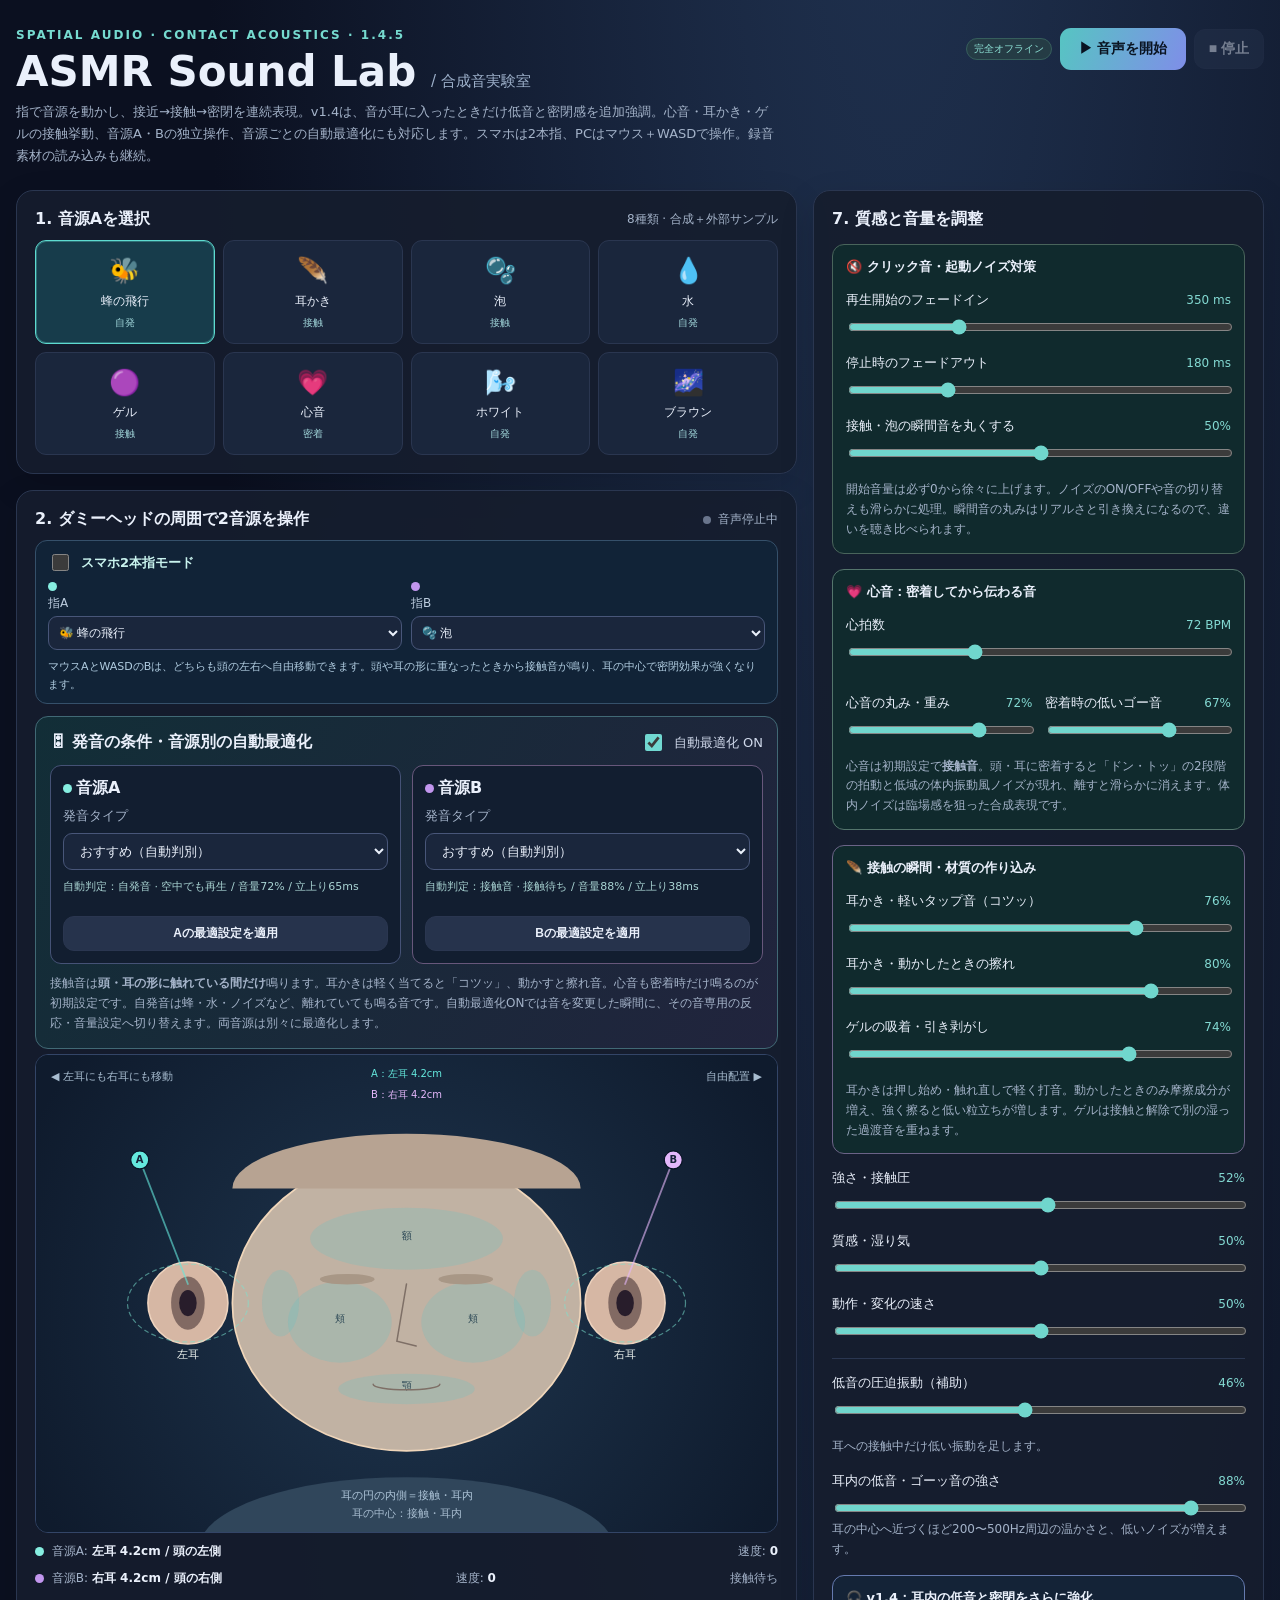
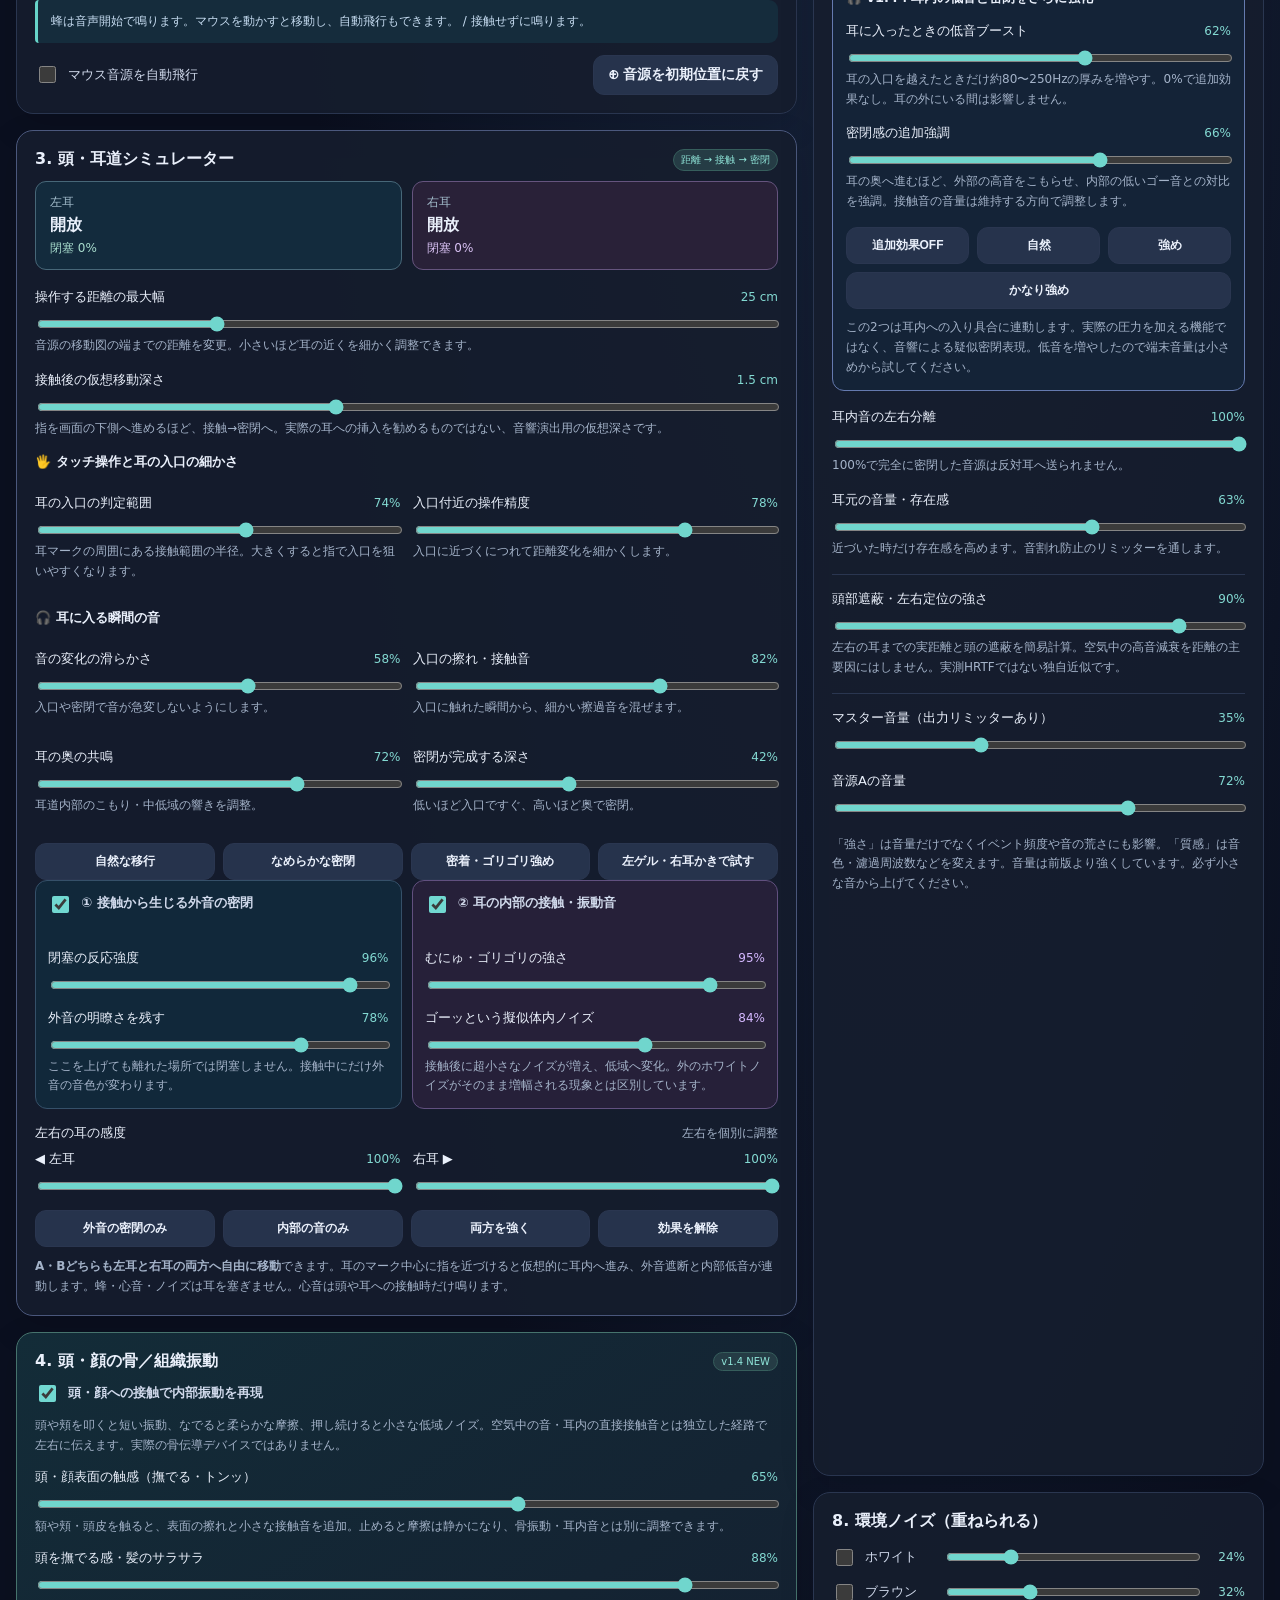
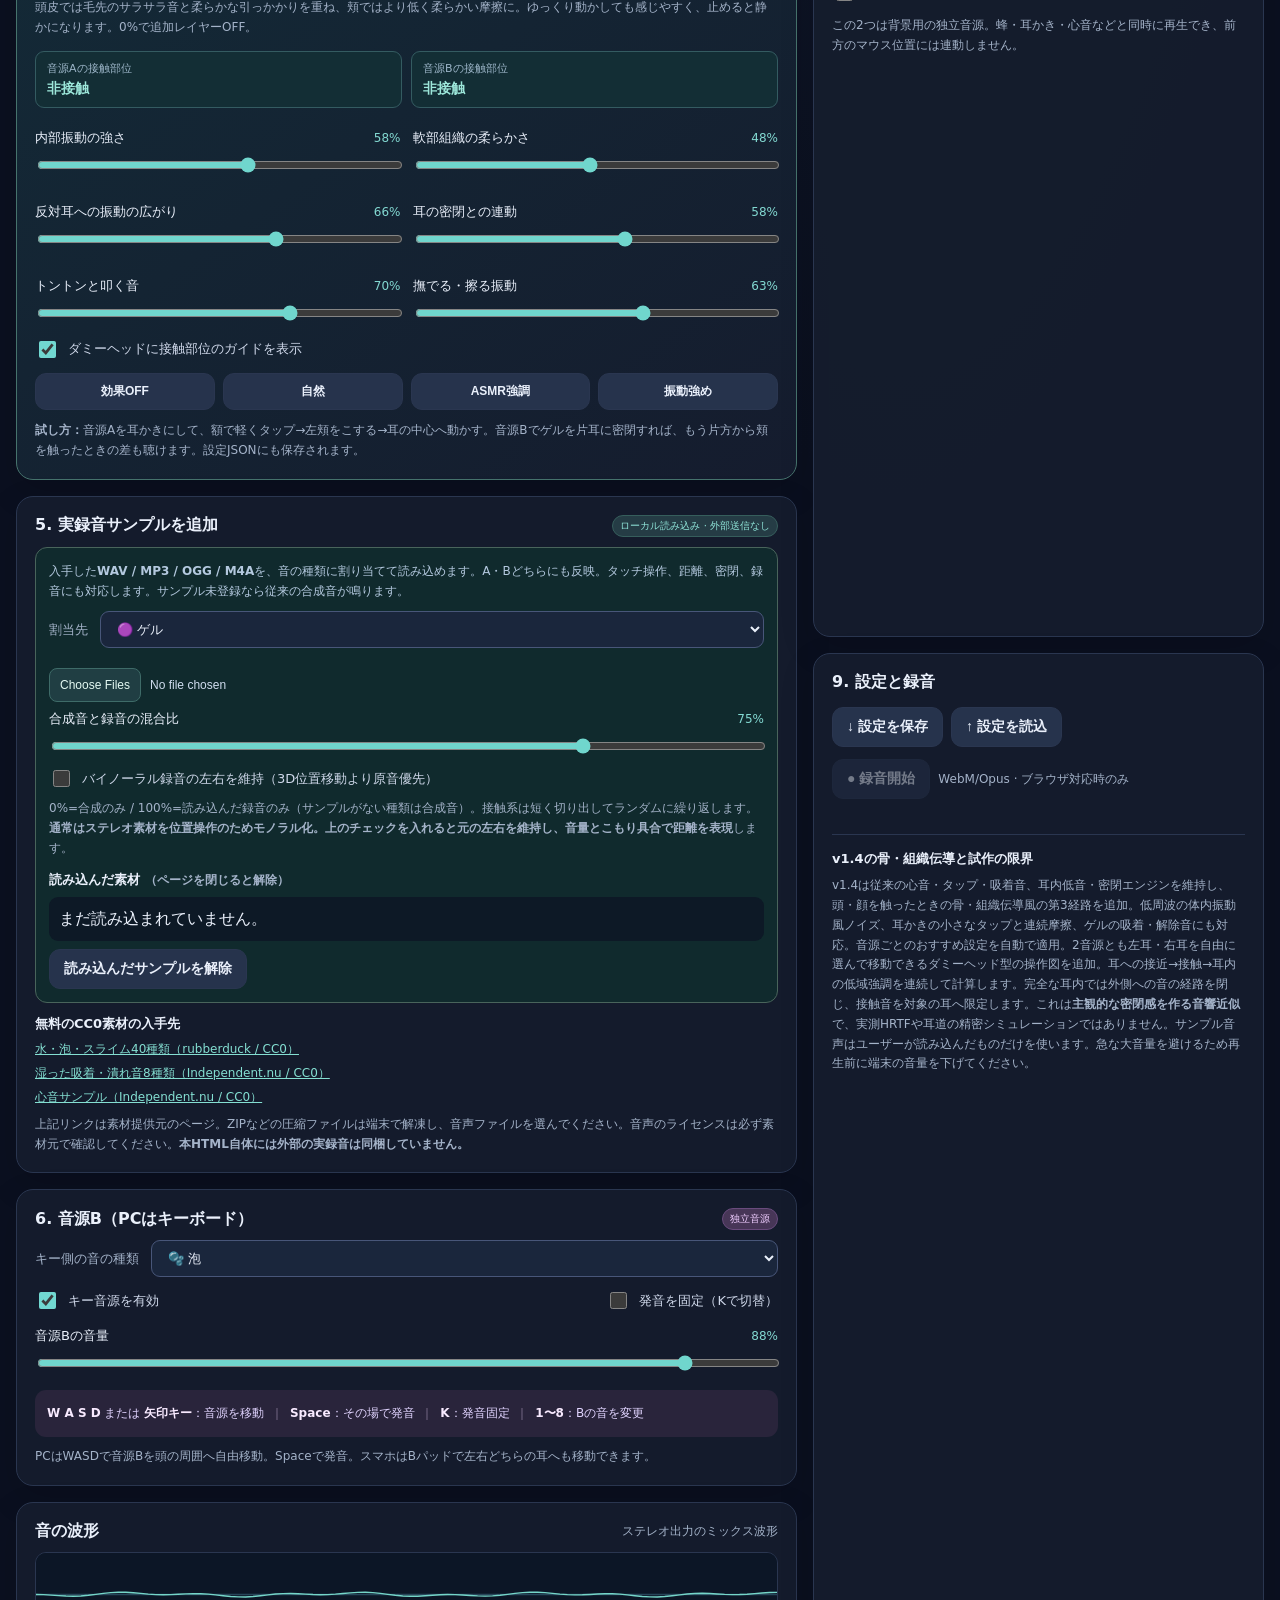
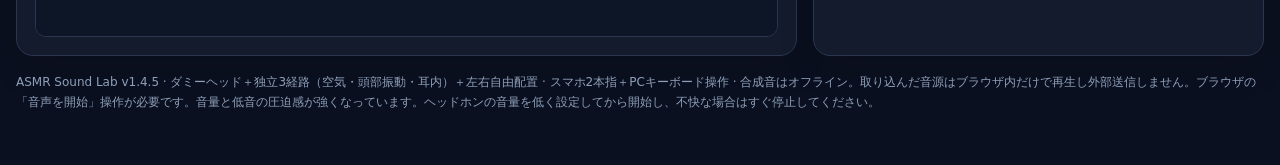
<file: sample_apps/asmr_sound_lab/index.html>
<!doctype html>
<html lang="ja">
<head>
<meta charset="utf-8">
<meta name="viewport" content="width=device-width, initial-scale=1, viewport-fit=cover">
<title>ASMR Sound Lab v1.4.5 — Chappy Edition</title>
<style>
:root{color-scheme:dark;--bg:#0b1020;--surface:#141c2e;--line:#2a3650;--text:#eaf0fb;--muted:#a4b3c9;--a:#76dbd0;--a2:#b7a3ff}
*{box-sizing:border-box}body{margin:0;font-family:system-ui,"Yu Gothic","Meiryo",sans-serif;background:radial-gradient(ellipse at 70% -15%,#213453 0%,#0b1020 55%);color:var(--text);min-height:100vh}
.page{width:min(1250px,calc(100% - 32px));margin:0 auto;padding:28px 0 40px}.top{display:flex;align-items:flex-start;justify-content:space-between;gap:16px;margin-bottom:23px;flex-wrap:wrap}.eyebrow{color:var(--a);font-size:12px;letter-spacing:.17em;font-weight:700}.top h1{font-size:clamp(26px,4vw,42px);margin:5px 0}.sub{color:var(--muted);font-size:13px;max-width:760px;line-height:1.7}.button{border:1px solid var(--line);border-radius:11px;padding:10px 14px;color:var(--text);background:#26334c;font-size:14px;cursor:pointer;font-weight:600;transition:.15s}.button:hover{border-color:var(--a)}.button:focus-visible,.mode:focus-visible{outline:2px solid var(--a);outline-offset:2px}.primary{background:linear-gradient(110deg,#56c5c2,#7f8ee8);color:#091321;border:0;padding:12px 19px}.primary:hover{filter:brightness(1.1)}.button:disabled{opacity:.45;cursor:not-allowed}.topActions{display:flex;gap:8px;align-items:center;flex-wrap:wrap}
.layout{display:grid;grid-template-columns:minmax(400px,1.42fr) minmax(305px,.82fr);gap:16px}.panel{border:1px solid var(--line);background:rgba(21,29,46,.91);border-radius:17px;padding:18px;box-shadow:0 12px 35px #0002}.panel h2{margin:0 0 14px;font-size:16px}.minor{color:var(--muted);font-size:12px}.modes{display:grid;grid-template-columns:repeat(4,1fr);gap:8px}.mode{padding:13px 5px;border-radius:11px;border:1px solid var(--line);background:#1a263c;color:var(--text);cursor:pointer;display:flex;flex-direction:column;align-items:center;gap:6px;font-size:12px}.mode .emoji{font-size:25px;line-height:1.3}.mode.active{background:#173c4b;border-color:#5edbd0;box-shadow:inset 0 0 0 1px #5edbd055}.mode:hover{border-color:#66aea9}.mode small{color:#a3d8dc;font-size:10px}.stageHeader{display:flex;align-items:center;justify-content:space-between;gap:12px;margin:0 0 10px}.status{display:inline-flex;align-items:center;gap:7px;color:var(--muted);font-size:12px}.dot{background:#69758c;border-radius:50%;width:8px;height:8px}.dot.on{background:#67d5b3;box-shadow:0 0 9px #67d5b3aa}.stage{position:relative;border-radius:13px;overflow:hidden;border:1px solid #334567;background:#0e192a;user-select:none;touch-action:none;aspect-ratio:1.55;cursor:crosshair}.stage canvas{display:block;width:100%;height:100%}.cornerLabel{position:absolute;font-size:11px;color:#a8bdd0;pointer-events:none}.cornerLabel.topLeft{left:15px;top:14px}.cornerLabel.topRight{right:15px;top:14px}.cornerLabel.bottom{bottom:11px;left:50%;transform:translateX(-50%)}.stageInfo{display:flex;justify-content:space-between;gap:14px;flex-wrap:wrap;margin-top:10px;color:var(--muted);font-size:12px}.stageInfo b{color:var(--text);font-variant-numeric:tabular-nums}.help{border-left:3px solid #67d4c9;padding:11px 13px;margin:13px 0 0;background:#152c3c;border-radius:4px 9px 9px 4px;color:#c6dcf1;font-size:12px;line-height:1.75}.control{margin:15px 0}.clabel{display:flex;align-items:center;justify-content:space-between;font-size:13px;margin:0 0 8px}.clabel output{font-variant-numeric:tabular-nums;color:#83d9d2;font-size:12px}input[type=range]{width:100%;accent-color:#70d6cd;cursor:pointer}.row2{display:grid;grid-template-columns:1fr 1fr;gap:12px}.switch{display:flex;align-items:center;gap:9px;color:#d0d9eb;font-size:13px}.switch input{accent-color:#71d8d1;width:17px;height:17px}.noiseRow{display:grid;grid-template-columns:100px 1fr 34px;gap:12px;align-items:center;margin:12px 0}.noiseRow label{font-size:13px}.noiseRow output{text-align:right;font-size:12px;color:#8edbd4}.hint{font-size:12px;color:var(--muted);line-height:1.65}.bottomBar{display:flex;gap:8px;align-items:center;flex-wrap:wrap;margin-top:12px}.wave{width:100%;height:85px;background:#0c1626;border:1px solid var(--line);border-radius:11px;display:block}.footer{color:#8da0b9;font-size:12px;line-height:1.7;margin-top:16px}.miniTitle{font-size:13px;font-weight:650;margin:12px 0 8px}.pill{font-size:10px;background:#253c45;border:1px solid #365e5c;border-radius:12px;padding:3px 7px;color:#8fe4d8}.stack{display:grid;gap:16px}.infoStrip{display:flex;gap:8px;justify-content:space-between;align-items:center;flex-wrap:wrap;margin-top:12px}.message{color:#e7d7a5;font-size:12px;min-height:20px}.divider{height:1px;background:var(--line);margin:15px 0}
@media(max-width:820px){.layout{grid-template-columns:1fr}.modes{grid-template-columns:repeat(4,1fr)}.stage{aspect-ratio:1.33}.row2{grid-template-columns:1fr 1fr}}@media(max-width:430px){.modes{grid-template-columns:repeat(2,1fr)}.stage{aspect-ratio:1}.row2{grid-template-columns:1fr}.noiseRow{grid-template-columns:95px 1fr 32px}}
.sourceDot{display:inline-block;width:9px;height:9px;border-radius:50%;vertical-align:middle;margin-right:4px}.mouseDot{background:#86eee1}.keyboardDot{background:#c296ee}
.keyboardPill{background:#473657;color:#efcdff;border-color:#694b7d}.kbdSettings{display:flex;align-items:center;gap:12px;flex-wrap:wrap;margin-bottom:12px}.selectLabel{color:var(--muted);font-size:13px}.selectMode{background:#1a263c;color:var(--text);border:1px solid #485679;border-radius:9px;padding:9px 12px;font-size:13px;flex:1;min-width:180px}.keyGuide{padding:12px;background:#29243b;border-radius:11px;color:#e1d4ff;font-size:12px;line-height:1.9;margin-bottom:10px}.keyGuide b{font-weight:750;color:#f8eaff}.keyGuide span{color:#8c7d9d;padding:0 3px}
/* v0.3: dual-finger mobile surface. The two touch lanes have separate pointer identities. */
.touchSetup{display:grid;gap:8px;margin:0 0 10px;padding:10px 12px;border:1px solid #35506a;border-radius:12px;background:#112337}
.touchSetup .switch{font-size:13px}.touchSetup .switch strong{font-size:13px;color:#c9f3ee}
.touchSelectors{display:grid;grid-template-columns:1fr 1fr;gap:9px}
.touchSelectors label{display:flex;flex-direction:column;gap:4px;font-size:12px;color:#bdcddf;min-width:0}
.touchSelectors .selectMode{min-width:0;width:100%;font-size:12px;padding:8px 6px}
.touchTip{font-size:11px;color:#b1cde1;line-height:1.6}
.stage .touchLaneLabels{display:none;position:absolute;top:0;left:0;right:0;bottom:0;pointer-events:none;grid-template-columns:1fr 1fr}
.touchLaneLabels span{display:flex;flex-direction:column;align-items:center;justify-content:flex-start;gap:2px;padding-top:10px;color:#b9eee9;text-shadow:0 1px 4px #0016;font-size:12px}
.touchLaneLabels span+span{color:#ebc5ff;border-left:2px dashed #a6a4cf7a}
.touchLaneLabels small{font-size:10px;color:#d6e6ee}
.stage.dualTouch .touchLaneLabels{display:none}
.stage.dualTouch .cornerLabel{display:none}
.stage.dualTouch{cursor:crosshair;touch-action:none;overscroll-behavior:contain;-webkit-user-select:none;user-select:none;aspect-ratio:1.65}
@media(max-width:820px){.stage{aspect-ratio:1.3}}
@media(max-width:430px){.page{width:calc(100% - 18px);padding-top:12px}.panel{padding:12px}.modes{grid-template-columns:repeat(4,1fr);gap:4px}.mode{font-size:10px;padding:9px 1px;gap:3px}.mode .emoji{font-size:20px}.mode small{font-size:8px}.stage{aspect-ratio:1.05}.stage.dualTouch{aspect-ratio:1.35}.touchLaneLabels small{font-size:9px;max-width:115px;text-align:center}.touchSetup{padding:9px}}
/* v0.4 independent external/inside-ear effects */
.effectGrid{display:grid;grid-template-columns:1fr 1fr;gap:10px}
.effectBlock{border:1px solid #355069;background:#11283a;border-radius:12px;padding:12px}
.effectBlock:nth-child(2){border-color:#61507f;background:#262039}
.effectBlock .switch{min-height:44px;align-items:flex-start;line-height:1.5}
.effectBlock .clabel{margin-top:12px}
.effectBlock:nth-child(2) .clabel output{color:#d4b8ff}
.presetButtons{display:flex;gap:8px;flex-wrap:wrap;margin-top:12px}
.presetButtons .button{font-size:12px;padding:9px 10px;flex:1;min-width:112px}
#sealPanel{border-color:#4b587d}
@media(max-width:520px){.effectGrid{grid-template-columns:1fr}.effectBlock{padding:10px}.effectBlock .switch{min-height:0}.presetButtons .button{min-width:43%}}
/* v1.2: contact-aware mode badges, per-source activation and presets */
.soundRules{border:1px solid #416975;background:linear-gradient(120deg,#122e37,#21243d);border-radius:13px;padding:14px;margin:12px 0 5px}
.ruleTop{display:flex;align-items:center;justify-content:space-between;gap:12px;flex-wrap:wrap;margin-bottom:11px}
.ruleSlots{display:grid;grid-template-columns:repeat(2,minmax(0,1fr));gap:11px}
.ruleSlot{background:#121e30;border:1px solid #455276;border-radius:11px;padding:12px;display:flex;flex-direction:column;gap:8px}
.ruleSlot:nth-child(2){border-color:#67577b}
.ruleSlot .selectMode{width:100%;min-width:0}
.ruleSlot .button{padding:8px;font-size:12px}
.ruleStatus{font-size:11px;color:#a9d4d3;line-height:1.6;min-height:2.7em}
.modeBehavior{font-size:10px;color:#a9d4d3}
@media(max-width:430px){.soundRules{padding:10px}.ruleSlots{gap:7px}.ruleSlot{padding:8px}.ruleTop{align-items:flex-start}.ruleSlot .selectMode{padding:7px 4px;font-size:11px}}
/* v0.8: spatial head / ear model and contact distance UI */
.modelStats{display:grid;grid-template-columns:repeat(2,minmax(0,1fr));gap:10px;margin:6px 0 18px}
.modelStats>div{display:flex;flex-direction:column;gap:4px;border:1px solid #476778;background:#132b3d;border-radius:11px;padding:12px 14px}
.modelStats>div:nth-child(2){border-color:#65547e;background:#292138}
.modelStats span{font-size:12px;color:#a2bccb}.modelStats strong{font-size:16px}.modelStats small{font-size:12px;color:#a9ddce}
.modelStats>div:nth-child(2) small{color:#dac3f5}
/* sample import, distance tuning, spectral seal with presence-preserving parallel paths */
.sampleInfo{font-size:12px;line-height:1.7;color:#b4c9df}
.sampleBox{padding:13px;border:1px solid #49645b;border-radius:12px;background:#102a2d}
.sampleList{padding:8px 10px;background:#0d1926;border-radius:9px;line-height:1.75;overflow-wrap:anywhere}
.sampleLinks{display:grid;gap:7px;margin-top:8px;font-size:12px}
.sampleLinks a{color:#84dfd2}
.audioFile{width:100%;color:#d0ddef;font-size:12px;margin:8px 0}
.audioFile::file-selector-button{border:1px solid #3e6b68;background:#203e43;color:#e4f9f2;border-radius:8px;padding:9px 10px;margin-right:9px;cursor:pointer}

/* v1.4: three-path head/face vibration engine */
.boneStatus{display:grid;grid-template-columns:1fr 1fr;gap:9px;margin:13px 0 8px}
.boneStatus>div{border:1px solid #345b61;background:#132e35;border-radius:9px;padding:9px 11px;display:flex;flex-direction:column;gap:4px}
.boneStatus span{font-size:11px;color:#9db6c9}.boneStatus b{font-size:14px;color:#9de7da}
#bonePanel{border-color:#46736d;background:linear-gradient(145deg,#132c38,#151c2e)}
#bonePanel .control{margin:13px 0}#bonePanel .hint{line-height:1.7}
@media(max-width:430px){.boneStatus{gap:6px}.boneStatus>div{padding:7px}}
</style>
</head>
<body>
<div class="page">
 <header class="top"><div><div class="eyebrow">SPATIAL AUDIO · CONTACT ACOUSTICS · 1.4.5</div><h1>ASMR Sound Lab <span style="font-size:15px;color:#9db0ca;font-weight:400">/ 合成音実験室</span></h1><div class="sub">指で音源を動かし、接近→接触→密閉を連続表現。v1.4は、音が耳に入ったときだけ低音と密閉感を追加強調。心音・耳かき・ゲルの接触挙動、音源A・Bの独立操作、音源ごとの自動最適化にも対応します。スマホは2本指、PCはマウス＋WASDで操作。録音素材の読み込みも継続。</div></div><div class="topActions"><span class="pill">完全オフライン</span><button class="button primary" id="startBtn">▶ 音声を開始</button><button class="button" id="stopBtn" disabled>■ 停止</button></div></header>
 <div class="layout"><main class="stack">
  <section class="panel"><div class="stageHeader"><h2 style="margin:0">1. 音源Aを選択</h2><span class="minor">8種類 · 合成＋外部サンプル</span></div><div class="modes" id="modes">
  <button class="mode active" data-mode="bee"><span class="emoji">🐝</span><span>蜂の飛行</span><small>自発</small></button>
  <button class="mode" data-mode="ear"><span class="emoji">🪶</span><span>耳かき</span><small>接触</small></button>
  <button class="mode" data-mode="foam"><span class="emoji">🫧</span><span>泡</span><small>接触</small></button>
  <button class="mode" data-mode="water"><span class="emoji">💧</span><span>水</span><small>自発</small></button>
  <button class="mode" data-mode="gel"><span class="emoji">🟣</span><span>ゲル</span><small>接触</small></button>
  <button class="mode" data-mode="heart"><span class="emoji">💗</span><span>心音</span><small>密着</small></button>
  <button class="mode" data-mode="white"><span class="emoji">🌬️</span><span>ホワイト</span><small>自発</small></button>
  <button class="mode" data-mode="brown"><span class="emoji">🌌</span><span>ブラウン</span><small>自発</small></button>
  </div></section>
  <section class="panel"><div class="stageHeader"><h2 style="margin:0">2. ダミーヘッドの周囲で2音源を操作</h2><div class="status"><span class="dot" id="liveDot"></span><span id="statusText">音声停止中</span></div></div>
   <div class="touchSetup">
    <label class="switch"><input id="dualTouchToggle" type="checkbox"> <strong>スマホ2本指モード</strong></label>
    <div class="touchSelectors">
     <label for="touchModeA"><span class="sourceDot mouseDot"></span> 指A <select id="touchModeA" class="selectMode" aria-label="音源Aの音の種類"></select></label>
     <label for="touchModeB"><span class="sourceDot keyboardDot"></span> 指B <select id="touchModeB" class="selectMode" aria-label="音源Bの音の種類"></select></label>
    </div>
    <div class="touchTip" id="touchTip">左右2つのダミーヘッド操作パッド。それぞれの指で左右どちらの耳にも近づけられます。耳の中心に入るほど密閉。指を離すと接触音は停止します。さらに、頭・耳に触れるまでは無音です。</div>
   </div>
   <div class="soundRules" id="soundRules">
    <div class="ruleTop"><strong>🎛 発音の条件・音源別の自動最適化</strong><label class="switch"><input type="checkbox" id="autoOptimize" checked> 自動最適化 ON</label></div>
    <div class="ruleSlots">
     <div class="ruleSlot"><strong><span class="sourceDot mouseDot"></span>音源A</strong>
      <label class="selectLabel" for="behaviorMouse">発音タイプ</label><select class="selectMode" id="behaviorMouse"><option value="auto">おすすめ（自動判別）</option><option value="contact">接触しているときだけ</option><option value="free">離れていても自発的に鳴る</option></select>
      <div class="ruleStatus" id="behaviorMouseInfo"></div><button class="button" id="optimizeMouse">Aの最適設定を適用</button>
     </div>
     <div class="ruleSlot"><strong><span class="sourceDot keyboardDot"></span>音源B</strong>
      <label class="selectLabel" for="behaviorKeyboard">発音タイプ</label><select class="selectMode" id="behaviorKeyboard"><option value="auto">おすすめ（自動判別）</option><option value="contact">接触しているときだけ</option><option value="free">離れていても自発的に鳴る</option></select>
      <div class="ruleStatus" id="behaviorKeyboardInfo"></div><button class="button" id="optimizeKeyboard">Bの最適設定を適用</button>
     </div>
    </div>
    <div class="hint" style="margin-top:10px">接触音は<strong>頭・耳の形に触れている間だけ</strong>鳴ります。耳かきは軽く当てると「コツッ」、動かすと擦れ音。心音も密着時だけ鳴るのが初期設定です。自発音は蜂・水・ノイズなど、離れていても鳴る音です。自動最適化ONでは音を変更した瞬間に、その音専用の反応・音量設定へ切り替えます。両音源は別々に最適化します。</div>
   </div>
   <div id="stage" class="stage" role="application" aria-label="音源位置操作エリア。2本指モードでは左右に独立したダミーヘッド図。どちらの指も両耳へ自由に動かせます。"><canvas id="map"></canvas><div class="touchLaneLabels" aria-hidden="true"><span><b>指A</b><small>指の位置に追従</small></span><span><b>指B</b><small>指の位置に追従</small></span></div><span class="cornerLabel topLeft">◀ 左耳にも右耳にも移動</span><span class="cornerLabel topRight">自由配置 ▶</span><span class="cornerLabel bottom">耳の中心：接触・耳内</span></div>
   <div class="stageInfo"><span><i class="sourceDot mouseDot"></i> 音源A: <b id="mousePos">自由配置</b></span><span>速度: <b id="speedOut">0</b></span></div>
   <div class="stageInfo"><span><i class="sourceDot keyboardDot"></i> 音源B: <b id="keyboardPos">自由配置</b></span><span>速度: <b id="keyboardSpeed">0</b></span><span id="keyboardState">キー入力待ち</span></div>
   <div class="help" id="modeHelp">蜂は音声開始で自動的に鳴ります。マウスを動かすと左右・距離感が変化。下の「自動飛行」を有効にすると蜂が勝手に飛び回ります。</div>
   <div class="infoStrip"><label class="switch"><input id="autoToggle" type="checkbox"> <span id="autoLabel">蜂を自動飛行させる</span></label><button class="button" id="centerBtn">⊕ 音源を初期位置に戻す</button></div>
  </section>
  <section class="panel" id="sealPanel" aria-label="物理耳モデルと閉塞効果">
   <div class="stageHeader"><h2 style="margin:0">3. 頭・耳道シミュレーター</h2><span class="pill">距離 → 接触 → 密閉</span></div>
   <div class="modelStats"><div><span>左耳</span><strong id="leftStatus">開放</strong><small id="leftOcclusion">閉塞 0%</small></div><div><span>右耳</span><strong id="rightStatus">開放</strong><small id="rightOcclusion">閉塞 0%</small></div></div>
   <div class="control"><div class="clabel"><label for="rangeCm">操作する距離の最大幅</label><output id="rangeCmValue">25 cm</output></div><input id="rangeCm" type="range" min="8" max="80" step="1" value="25"><div class="hint">音源の移動図の端までの距離を変更。小さいほど耳の近くを細かく調整できます。</div></div>
   <div class="control"><div class="clabel"><label for="insertionCm">接触後の仮想移動深さ</label><output id="insertionCmValue">1.5 cm</output></div><input id="insertionCm" type="range" min="0.5" max="3.0" step="0.1" value="1.5"><div class="hint">指を画面の下側へ進めるほど、接触→密閉へ。実際の耳への挿入を勧めるものではない、音響演出用の仮想深さです。</div></div>
   <div class="miniTitle">🖐 タッチ操作と耳の入口の細かさ</div>
   <div class="row2">
     <div class="control"><div class="clabel"><label for="entryPoint">耳の入口の判定範囲</label><output id="entryPointValue">74%</output></div><input type="range" min="55" max="88" step="1" value="74" id="entryPoint"><div class="hint">耳マークの周囲にある接触範囲の半径。大きくすると指で入口を狙いやすくなります。</div></div>
     <div class="control"><div class="clabel"><label for="nearFocus">入口付近の操作精度</label><output id="nearFocusValue">78%</output></div><input type="range" min="0" max="100" value="75" id="nearFocus"><div class="hint">入口に近づくにつれて距離変化を細かくします。</div></div>
   </div>
   <div class="miniTitle">🎧 耳に入る瞬間の音</div>
   <div class="row2">
     <div class="control"><div class="clabel"><label for="transition">音の変化の滑らかさ</label><output id="transitionValue">58%</output></div><input type="range" min="0" max="100" value="58" id="transition"><div class="hint">入口や密閉で音が急変しないようにします。</div></div>
     <div class="control"><div class="clabel"><label for="surfaceFriction">入口の擦れ・接触音</label><output id="surfaceFrictionValue">68%</output></div><input type="range" min="0" max="100" value="68" id="surfaceFriction"><div class="hint">入口に触れた瞬間から、細かい擦過音を混ぜます。</div></div>
   </div>
   <div class="row2">
     <div class="control"><div class="clabel"><label for="canalResonance">耳の奥の共鳴</label><output id="canalResonanceValue">72%</output></div><input type="range" min="0" max="100" value="72" id="canalResonance"><div class="hint">耳道内部のこもり・中低域の響きを調整。</div></div>
     <div class="control"><div class="clabel"><label for="sealDepth">密閉が完成する深さ</label><output id="sealDepthValue">42%</output></div><input type="range" min="0" max="100" value="42" id="sealDepth"><div class="hint">低いほど入口ですぐ、高いほど奥で密閉。</div></div>
   </div>
   <div class="presetButtons"><button class="button acousticPreset" data-preset="natural">自然な移行</button><button class="button acousticPreset" data-preset="soft">なめらかな密閉</button><button class="button acousticPreset" data-preset="intense">密着・ゴリゴリ強め</button><button class="button" id="tryGel">左ゲル・右耳かきで試す</button></div>
   <div class="effectGrid">
    <div class="effectBlock"><label class="switch" for="sealOn"><input id="sealOn" type="checkbox" checked><strong>① 接触から生じる外音の密閉</strong></label><div class="clabel"><label for="seal">閉塞の反応強度</label><output id="sealValue">96%</output></div><input id="seal" type="range" min="0" max="100" value="90"><div class="clabel"><label for="sealKeep">外音の明瞭さを残す</label><output id="sealKeepValue">78%</output></div><input id="sealKeep" type="range" min="0" max="100" value="75"><div class="hint">ここを上げても離れた場所では閉塞しません。接触中にだけ外音の音色が変わります。</div></div>
    <div class="effectBlock"><label class="switch" for="insideOn"><input id="insideOn" type="checkbox" checked><strong>② 耳の内部の接触・振動音</strong></label><div class="clabel"><label for="inside">むにゅ・ゴリゴリの強さ</label><output id="insideValue">95%</output></div><input id="inside" type="range" min="0" max="100" value="85"><div class="clabel"><label for="bodyNoise">ゴーッという擬似体内ノイズ</label><output id="bodyNoiseValue">84%</output></div><input id="bodyNoise" type="range" min="0" max="100" value="65"><div class="hint">接触後に超小さなノイズが増え、低域へ変化。外のホワイトノイズがそのまま増幅される現象とは区別しています。</div></div>
   </div>
   <div class="control" style="margin-bottom:7px"><div class="clabel"><span>左右の耳の感度</span><span class="minor">左右を個別に調整</span></div>
    <div class="row2"><div><div class="clabel"><label for="leftEar">◀ 左耳</label><output id="leftEarValue">100%</output></div><input id="leftEar" type="range" min="0" max="100" value="100"></div><div><div class="clabel"><label for="rightEar">右耳 ▶</label><output id="rightEarValue">100%</output></div><input id="rightEar" type="range" min="0" max="100" value="100"></div></div></div>
   <div class="presetButtons"><button class="button effectPreset" data-seal="95" data-inside="0" data-keep="65">外音の密閉のみ</button><button class="button effectPreset" data-seal="0" data-inside="95" data-keep="80">内部の音のみ</button><button class="button effectPreset" data-seal="92" data-inside="95" data-keep="75">両方を強く</button><button class="button effectPreset" data-seal="0" data-inside="0" data-keep="80">効果を解除</button></div>
   <div class="hint" style="margin-top:10px"><strong>A・Bどちらも左耳と右耳の両方へ自由に移動</strong>できます。耳のマーク中心に指を近づけると仮想的に耳内へ進み、外音遮断と内部低音が連動します。蜂・心音・ノイズは耳を塞ぎません。心音は頭や耳への接触時だけ鳴ります。</div>
  </section>

  <section class="panel" id="bonePanel" aria-label="骨・軟部組織の疑似振動伝達">
    <div class="stageHeader"><h2 style="margin:0">4. 頭・顔の骨／組織振動</h2><span class="pill">v1.4 NEW</span></div>
    <label class="switch" for="boneOn"><input id="boneOn" type="checkbox" checked><strong>頭・顔への接触で内部振動を再現</strong></label>
    <div class="hint" style="margin-top:10px">頭や頬を叩くと短い振動、なでると柔らかな摩擦、押し続けると小さな低域ノイズ。空気中の音・耳内の直接接触音とは独立した経路で左右に伝えます。実際の骨伝導デバイスではありません。</div>
    <div class="control" style="margin-top:12px"><div class="clabel"><label for="skinSurface">頭・顔表面の触感（撫でる・トンッ）</label><output id="skinSurfaceValue">65%</output></div><input id="skinSurface" type="range" min="0" max="100" value="65"><div class="hint">額や頬・頭皮を触ると、表面の擦れと小さな接触音を追加。止めると摩擦は静かになり、骨振動・耳内音とは別に調整できます。</div></div>
    <div class="control" style="margin-top:12px"><div class="clabel"><label for="strokeBoost">頭を撫でる感・髪のサラサラ</label><output id="strokeBoostValue">88%</output></div><input id="strokeBoost" type="range" min="0" max="100" value="88"><div class="hint">頭皮では毛先のサラサラ音と柔らかな引っかかりを重ね、頬ではより低く柔らかい摩擦に。ゆっくり動かしても感じやすく、止めると静かになります。0%で追加レイヤーOFF。</div></div>
    <div class="boneStatus"><div><span>音源Aの接触部位</span><b id="boneZoneMouse">非接触</b></div><div><span>音源Bの接触部位</span><b id="boneZoneKeyboard">非接触</b></div></div>
    <div class="row2"><div class="control"><div class="clabel"><label for="boneStrength">内部振動の強さ</label><output id="boneStrengthValue">58%</output></div><input id="boneStrength" type="range" min="0" max="100" value="58"></div>
    <div class="control"><div class="clabel"><label for="boneSoftness">軟部組織の柔らかさ</label><output id="boneSoftnessValue">48%</output></div><input id="boneSoftness" type="range" min="0" max="100" value="48"></div></div>
    <div class="row2"><div class="control"><div class="clabel"><label for="boneCross">反対耳への振動の広がり</label><output id="boneCrossValue">66%</output></div><input id="boneCross" type="range" min="0" max="100" value="66"></div>
    <div class="control"><div class="clabel"><label for="boneOcclusion">耳の密閉との連動</label><output id="boneOcclusionValue">58%</output></div><input id="boneOcclusion" type="range" min="0" max="100" value="58"></div></div>
    <div class="row2"><div class="control"><div class="clabel"><label for="boneTap">トントンと叩く音</label><output id="boneTapValue">70%</output></div><input id="boneTap" type="range" min="0" max="100" value="70"></div>
    <div class="control"><div class="clabel"><label for="boneRub">撫でる・擦る振動</label><output id="boneRubValue">63%</output></div><input id="boneRub" type="range" min="0" max="100" value="63"></div></div>
    <label class="switch" for="showBoneZones"><input id="showBoneZones" type="checkbox" checked>ダミーヘッドに接触部位のガイドを表示</label>
    <div class="presetButtons"><button class="button bonePreset" data-bone="off">効果OFF</button><button class="button bonePreset" data-bone="natural">自然</button><button class="button bonePreset" data-bone="asmr">ASMR強調</button><button class="button bonePreset" data-bone="heavy">振動強め</button></div>
    <div class="hint" style="margin-top:10px"><b>試し方：</b>音源Aを耳かきにして、額で軽くタップ→左頬をこする→耳の中心へ動かす。音源Bでゲルを片耳に密閉すれば、もう片方から頬を触ったときの差も聴けます。設定JSONにも保存されます。</div>
  </section>
  <section class="panel" id="samplePanel" aria-label="実録音サンプル読み込み">
   <div class="stageHeader"><h2 style="margin:0">5. 実録音サンプルを追加</h2><span class="pill">ローカル読み込み · 外部送信なし</span></div>
   <div class="sampleBox">
    <div class="sampleInfo">入手した<strong>WAV / MP3 / OGG / M4A</strong>を、音の種類に割り当てて読み込めます。A・Bどちらにも反映。タッチ操作、距離、密閉、録音にも対応します。サンプル未登録なら従来の合成音が鳴ります。</div>
    <div class="kbdSettings" style="margin-top:10px"><label for="sampleTarget" class="selectLabel">割当先</label>
     <select id="sampleTarget" class="selectMode"><option value="gel">🟣 ゲル</option><option value="ear">🪶 耳かき</option><option value="foam">🫧 泡</option><option value="water">💧 水</option><option value="heart">💗 心音</option><option value="bee">🐝 蜂</option><option value="white">🌬️ ホワイト</option><option value="brown">🌌 ブラウン</option></select></div>
    <input id="sampleFile" class="audioFile" aria-label="音声ファイルを選択" type="file" accept="audio/*,.wav,.ogg,.mp3,.m4a,.flac" multiple>
    <div class="clabel"><label for="sampleBlend">合成音と録音の混合比</label><output id="sampleBlendValue">78%</output></div><input id="sampleBlend" type="range" min="0" max="100" value="75">
    <label class="switch" style="margin:9px 0"><input id="preserveStereo" type="checkbox"> バイノーラル録音の左右を維持（3D位置移動より原音優先）</label>
    <div class="hint">0%=合成のみ / 100%=読み込んだ録音のみ（サンプルがない種類は合成音）。接触系は短く切り出してランダムに繰り返します。<strong>通常はステレオ素材を位置操作のためモノラル化。上のチェックを入れると元の左右を維持し、音量とこもり具合で距離を表現</strong>します。</div>
    <div class="miniTitle">読み込んだ素材 <span class="minor">（ページを閉じると解除）</span></div><div id="sampleList" class="sampleList" aria-live="polite">まだ読み込まれていません。</div>
    <button class="button" id="clearSamples" style="margin-top:8px">読み込んだサンプルを解除</button>
   </div>
   <div class="miniTitle">無料のCC0素材の入手先</div>
   <div class="sampleLinks"><a href="https://opengameart.org/content/40-cc0-water-splash-slime-sfx" target="_blank" rel="noopener noreferrer">水・泡・スライム40種類（rubberduck / CC0）</a><a href="https://opengameart.org/content/8-wet-squish-slurp-impacts" target="_blank" rel="noopener noreferrer">湿った吸着・潰れ音8種類（Independent.nu / CC0）</a><a href="https://opengameart.org/content/heartbeat-single-sound" target="_blank" rel="noopener noreferrer">心音サンプル（Independent.nu / CC0）</a></div>
   <div class="hint" style="margin-top:9px">上記リンクは素材提供元のページ。ZIPなどの圧縮ファイルは端末で解凍し、音声ファイルを選んでください。音声のライセンスは必ず素材元で確認してください。<strong>本HTML自体には外部の実録音は同梱していません。</strong></div>
  </section>
  <section class="panel"><div class="stageHeader"><h2 style="margin:0">6. 音源B（PCはキーボード）</h2><span class="pill keyboardPill">独立音源</span></div>
   <div class="kbdSettings"><label class="selectLabel" for="keyboardMode">キー側の音の種類</label><select id="keyboardMode" class="selectMode"><option value="bee">🐝 蜂の飛行</option><option value="ear">🪶 耳かき</option><option value="foam" selected>🫧 泡</option><option value="water">💧 水</option><option value="gel">🟣 ゲル</option><option value="heart">💗 心音</option><option value="white">🌬️ ホワイトノイズ</option><option value="brown">🌌 ブラウンノイズ</option></select></div>
   <div class="infoStrip"><label class="switch"><input id="keyboardEnabled" type="checkbox" checked> キー音源を有効</label><label class="switch"><input id="keyboardLatch" type="checkbox"> 発音を固定（Kで切替）</label></div>
   <div class="control"><div class="clabel"><label for="keyboardLevel">音源Bの音量</label><output id="keyboardLevelValue">95%</output></div><input id="keyboardLevel" type="range" min="0" max="100" value="85"></div>
   <div class="keyGuide"><b>W A S D</b> または <b>矢印キー</b>：音源を移動 <span>｜</span> <b>Space</b>：その場で発音 <span>｜</span> <b>K</b>：発音固定 <span>｜</span> <b>1〜8</b>：Bの音を変更</div>
   <div class="hint">PCはWASDで音源Bを頭の周囲へ自由移動。Spaceで発音。スマホはBパッドで左右どちらの耳へも移動できます。</div>
  </section>
  <section class="panel"><div class="stageHeader"><h2 style="margin:0">音の波形</h2><span class="minor">ステレオ出力のミックス波形</span></div><canvas class="wave" id="scope"></canvas></section>
 </main><aside class="stack">
  <section class="panel"><h2>7. 質感と音量を調整</h2>
   <div class="sampleBox" style="margin-bottom:15px">
    <div class="miniTitle" style="margin-top:0">🔇 クリック音・起動ノイズ対策</div>
    <div class="control"><div class="clabel"><label for="startFade">再生開始のフェードイン</label><output id="startFadeValue">350 ms</output></div><input type="range" min="100" max="1000" step="50" value="350" id="startFade"></div>
    <div class="control"><div class="clabel"><label for="stopFade">停止時のフェードアウト</label><output id="stopFadeValue">180 ms</output></div><input type="range" min="90" max="450" step="30" value="180" id="stopFade"></div>
    <div class="control"><div class="clabel"><label for="transientSoft">接触・泡の瞬間音を丸くする</label><output id="transientSoftValue">50%</output></div><input type="range" min="0" max="100" value="50" id="transientSoft"></div>
    <div class="hint">開始音量は必ず0から徐々に上げます。ノイズのON/OFFや音の切り替えも滑らかに処理。瞬間音の丸みはリアルさと引き換えになるので、違いを聴き比べられます。</div>
   </div>
   <div class="sampleBox" style="margin-bottom:15px;border-color:#54756c">
    <div class="miniTitle" style="margin-top:0">💗 心音：密着してから伝わる音</div>
    <div class="control"><div class="clabel"><label for="heartBpm">心拍数</label><output id="heartBpmValue">72 BPM</output></div><input id="heartBpm" type="range" min="42" max="135" step="1" value="72"></div>
    <div class="row2">
     <div class="control"><div class="clabel"><label for="heartWarm">心音の丸み・重み</label><output id="heartWarmValue">72%</output></div><input id="heartWarm" type="range" min="0" max="100" value="72"></div>
     <div class="control"><div class="clabel"><label for="heartRumble">密着時の低いゴー音</label><output id="heartRumbleValue">67%</output></div><input id="heartRumble" type="range" min="0" max="100" value="67"></div>
    </div>
    <div class="hint">心音は初期設定で<strong>接触音</strong>。頭・耳に密着すると「ドン・トッ」の2段階の拍動と低域の体内振動風ノイズが現れ、離すと滑らかに消えます。体内ノイズは臨場感を狙った合成表現です。</div>
   </div>
   <div class="sampleBox" style="margin-bottom:15px;border-color:#6b6387">
    <div class="miniTitle" style="margin-top:0">🪶 接触の瞬間・材質の作り込み</div>
    <div class="control"><div class="clabel"><label for="earTap">耳かき・軽いタップ音（コツッ）</label><output id="earTapValue">76%</output></div><input id="earTap" type="range" min="0" max="100" value="76"></div>
    <div class="control"><div class="clabel"><label for="earScrape">耳かき・動かしたときの擦れ</label><output id="earScrapeValue">80%</output></div><input id="earScrape" type="range" min="0" max="100" value="80"></div>
    <div class="control"><div class="clabel"><label for="gelSuction">ゲルの吸着・引き剥がし</label><output id="gelSuctionValue">74%</output></div><input id="gelSuction" type="range" min="0" max="100" value="74"></div>
    <div class="hint">耳かきは押し始め・触れ直しで軽く打音。動かしたときのみ摩擦成分が増え、強く擦ると低い粒立ちが増します。ゲルは接触と解除で別の湿った過渡音を重ねます。</div>
   </div>
   <div class="control"><div class="clabel"><label for="strength">強さ・接触圧</label><output id="strengthValue">52%</output></div><input type="range" min="0" max="100" value="52" id="strength"></div>
   <div class="control"><div class="clabel"><label for="texture">質感・湿り気</label><output id="textureValue">50%</output></div><input type="range" min="0" max="100" value="50" id="texture"></div>
   <div class="control"><div class="clabel"><label for="rate">動作・変化の速さ</label><output id="rateValue">50%</output></div><input type="range" min="0" max="100" value="50" id="rate"></div>
   <div class="divider"></div><div class="control"><div class="clabel"><label for="pressure">低音の圧迫振動（補助）</label><output id="pressureValue">46%</output></div><input type="range" min="0" max="100" value="46" id="pressure"></div>
   <div class="hint">耳への接触中だけ低い振動を足します。</div>
   <div class="control"><div class="clabel"><label for="insideBass">耳内の低音・ゴーッ音の強さ</label><output id="insideBassValue">88%</output></div><input type="range" min="0" max="100" value="88" id="insideBass"><div class="hint">耳の中心へ近づくほど200〜500Hz周辺の温かさと、低いノイズが増えます。</div></div>
   <div class="sampleBox" style="margin:14px 0 17px;border-color:#657aaf;background:#142337">
    <div class="miniTitle" style="margin-top:0">🎧 v1.4：耳内の低音と密閉をさらに強化</div>
    <div class="control"><div class="clabel"><label for="canalBassBoost">耳に入ったときの低音ブースト</label><output id="canalBassBoostValue">62%</output></div><input id="canalBassBoost" type="range" min="0" max="100" value="62"><div class="hint">耳の入口を越えたときだけ約80〜250Hzの厚みを増やす。0%で追加効果なし。耳の外にいる間は影響しません。</div></div>
    <div class="control"><div class="clabel"><label for="canalSealBoost">密閉感の追加強調</label><output id="canalSealBoostValue">66%</output></div><input id="canalSealBoost" type="range" min="0" max="100" value="66"><div class="hint">耳の奥へ進むほど、外部の高音をこもらせ、内部の低いゴー音との対比を強調。接触音の音量は維持する方向で調整します。</div></div>
    <div class="presetButtons"><button class="button earBoostPreset" data-bass="0" data-seal="0">追加効果OFF</button><button class="button earBoostPreset" data-bass="35" data-seal="35">自然</button><button class="button earBoostPreset" data-bass="62" data-seal="66">強め</button><button class="button earBoostPreset" data-bass="92" data-seal="96">かなり強め</button></div>
    <div class="hint" style="margin-top:9px">この2つは耳内への入り具合に連動します。実際の圧力を加える機能ではなく、音響による疑似密閉表現。低音を増やしたので端末音量は小さめから試してください。</div>
   </div>
   <div class="control"><div class="clabel"><label for="insideIsolation">耳内音の左右分離</label><output id="insideIsolationValue">100%</output></div><input type="range" min="0" max="100" value="100" id="insideIsolation"><div class="hint">100%で完全に密閉した音源は反対耳へ送られません。</div></div>
   <div class="control"><div class="clabel"><label for="proximityBoost">耳元の音量・存在感</label><output id="proximityBoostValue">63%</output></div><input type="range" min="0" max="100" value="63" id="proximityBoost"><div class="hint">近づいた時だけ存在感を高めます。音割れ防止のリミッターを通します。</div></div>
   <div class="divider"></div><div class="control"><div class="clabel"><label for="spatial">頭部遮蔽・左右定位の強さ</label><output id="spatialValue">95%</output></div><input type="range" id="spatial" min="0" max="100" value="85"><div class="hint">左右の耳までの実距離と頭の遮蔽を簡易計算。空気中の高音減衰を距離の主要因にはしません。実測HRTFではない独自近似です。</div></div>
   <div class="divider"></div><div class="control"><div class="clabel"><label for="master">マスター音量（出力リミッターあり）</label><output id="masterValue">35%</output></div><input type="range" min="0" max="100" value="35" id="master"></div>
   <div class="control"><div class="clabel"><label for="mouseLevel">音源Aの音量</label><output id="mouseLevelValue">95%</output></div><input type="range" min="0" max="100" value="85" id="mouseLevel"></div>
   <div class="hint">「強さ」は音量だけでなくイベント頻度や音の荒さにも影響。「質感」は音色・濾過周波数などを変えます。音量は前版より強くしています。必ず小さな音から上げてください。</div>
  </section>
  <section class="panel"><h2>8. 環境ノイズ（重ねられる）</h2><div class="noiseRow"><label class="switch"><input type="checkbox" id="whiteOn"> ホワイト</label><input type="range" min="0" max="100" value="24" id="whiteLevel"><output id="whiteLevelValue">24%</output></div><div class="noiseRow"><label class="switch"><input type="checkbox" id="brownOn"> ブラウン</label><input type="range" min="0" max="100" value="32" id="brownLevel"><output id="brownLevelValue">46%</output></div><div class="hint">この2つは背景用の独立音源。蜂・耳かき・心音などと同時に再生でき、前方のマウス位置には連動しません。</div></section>
  <section class="panel"><h2>9. 設定と録音</h2><div class="bottomBar"><button class="button" id="saveBtn">↓ 設定を保存</button><button class="button" id="loadBtn">↑ 設定を読込</button><input id="loadInput" type="file" accept="application/json,.json" hidden></div><div class="bottomBar"><button class="button" id="recordBtn" disabled>● 録音開始</button><span class="minor">WebM/Opus · ブラウザ対応時のみ</span></div><div class="message" id="message" aria-live="polite"></div><div class="divider"></div><div class="miniTitle">v1.4の骨・組織伝導と試作の限界</div><div class="hint">v1.4は従来の心音・タップ・吸着音、耳内低音・密閉エンジンを維持し、頭・顔を触ったときの骨・組織伝導風の第3経路を追加。低周波の体内振動風ノイズ、耳かきの小さなタップと連続摩擦、ゲルの吸着・解除音にも対応。音源ごとのおすすめ設定を自動で適用。2音源とも左耳・右耳を自由に選んで移動できるダミーヘッド型の操作図を追加。耳への接近→接触→耳内の低域強調を連続して計算します。完全な耳内では外側への音の経路を閉じ、接触音を対象の耳へ限定します。これは<strong>主観的な密閉感を作る音響近似</strong>で、実測HRTFや耳道の精密シミュレーションではありません。サンプル音声はユーザーが読み込んだものだけを使います。急な大音量を避けるため再生前に端末の音量を下げてください。</div></section>
 </aside></div>
 <p class="footer">ASMR Sound Lab v1.4.5 · ダミーヘッド＋独立3経路（空気・頭部振動・耳内）＋左右自由配置 · スマホ2本指＋PCキーボード操作 · 合成音はオフライン。取り込んだ音源はブラウザ内だけで再生し外部送信しません。ブラウザの「音声を開始」操作が必要です。音量と低音の圧迫感が強くなっています。ヘッドホンの音量を低く設定してから開始し、不快な場合はすぐ停止してください。</p>
</div>
<script>
'use strict';
const $ = id => document.getElementById(id);
const clamp = (n, lo, hi) => Math.min(hi, Math.max(lo, n));
const lerp = (a, b, t) => a + (b - a) * t;
const smoothstep = x => {x=clamp(x,0,1);return x*x*(3-2*x);};
// Equal-power entry crossfade: external and internal paths exchange energy
// without the mid-transition level dip caused by two linear gains.
// The spatial ear-exclusive routing remains controlled separately.
function earEntryBlend(depth){
 const normalized=Math.max(0,Math.min(1,(depth-.035)/.85));
 const progress=normalized*normalized*(3-2*normalized);
 return {progress,external:Math.cos(progress*Math.PI/2),internal:Math.sin(progress*Math.PI/2)};
}
// Schmitt trigger for contact events: entry must be stronger than release.
// This affects tap/peel event edges, not the continuous contact audio gain.
function contactLatch(wasTouching,strength,engage,release){
 if(!Number.isFinite(strength))return false;
 return strength >= (wasTouching ? release : engage);
}
// Bounded independently per-ear rumble levels; never react to invalid inputs.
function bodyRumbleTargets(closure,near,rim,sealBoost,bassBoost,bodyGain,insideGain){
 const unit=v=>Number.isFinite(v)?clamp(v,0,1):0;
 const d=unit(closure),n=unit(near),r=unit(rim);
 const seal=unit(sealBoost)*d,bass=unit(bassBoost);
 const audible=unit(bodyGain)*unit(insideGain);
 const base=.003*n+.014*r+.16*Math.pow(d,1.55);
 const extra=.105*seal*Math.pow(d,1.2)+.045*bass*Math.pow(d,1.7);
 const airy=clamp(audible*(base+extra),0,.26);
 const deep=clamp(airy*.48*smoothstep((d-.14)/.72),0,.125);
 const cutoff=lerp(9200,320,clamp(.13*n+.23*r+.87*d+.16*seal,0,1));
 return {airy,deep,cutoff};
}
// Shared head-space coordinates (0..1). Both A/B can reach either ear.
// View: frontal dummy-head, left ear at x=.20 and right ear at x=.80.
// The center of the ear circle represents a *virtual* entry depth, not actual insertion.
const EAR_SPOTS=[{x:.205,y:.52},{x:.795,y:.52}];
function physicalFor(s,slot){
 const x=clamp(s.x,0,1),y=clamp(1-s.y,0,1);
 const nearest=EAR_SPOTS.map(p=>Math.hypot((x-p.x)*1.07,(y-p.y)*.9));
 const target=nearest[0]<=nearest[1]?0:1;
 const aperture=lerp(.051,.104,(state.entryPoint-55)/33);
 const radial=nearest[target];
 const insertion=state.insertionCm;
 const insideDepth=smoothstep((aperture-radial)/aperture);
 const focus=lerp(1,2.5,state.nearFocus/100);
 const distanceCm=radial>=aperture
   ? state.rangeCm*Math.pow(clamp((radial-aperture)/.45,0,1),focus)
   : -insertion*insideDepth;
 const near=smoothstep((5.5-distanceCm)/5.5);
 const rim=smoothstep((1.6-distanceCm)/1.6);
 const firstTouch=smoothstep((.28-distanceCm)/.28);
 const sealStart=lerp(.025,.26,state.sealDepth/100);
 const sealProgress=smoothstep((insideDepth-sealStart)/(1-sealStart));
 const emission=emissionFor(s);
 const eligible=emission.behavior==='contact' && emission.gate>.005;
 const contact=eligible?sealProgress:0;
 // World geometry: a nominal 19cm spacing between the ears, plus front/back plane.
 const wx=(x-.5)*(.19/(.795-.205)),wz=(y-.52)*.32;
 const distances=EAR_SPOTS.map(p=>Math.max(.011,Math.hypot(wx-(p.x-.5)*(.19/.59),wz)));
 return {distanceCm,target,side:target===0?-1:1,distances,contact,penetration:insideDepth,
    insideDepth, near,rim:eligible?rim:0,firstTouch:eligible?firstTouch:0,
    sealProgress:contact,wx,wz,earRadius:aperture,eligible,radial};
}
// Surface friction stays separate from internal bone transmission and ear-canal sound.
function skinContactTargets(mode,zone,gate,speed,strength,texture,amount){
 const weights={ear:.88,foam:.68,gel:.72,water:.38};
 const kind=weights[mode]||0;
 const unit=v=>Number.isFinite(v)?clamp(v,0,1):0;
 const moving=smoothstep(unit(Number.isFinite(speed)?speed/44:0));
 const touch=zone&&!zone.isCanal?unit(zone.touch):0;
 const hardness=zone&&zone.settings?unit(zone.settings.hardness):.5;
 const level=clamp(.145*kind*touch*unit(gate)*moving*
  (.35+.65*unit(strength))*(.75+.45*unit(texture))*unit(amount),0,.15);
 const cutoff=clamp((900+4900*hardness)*(.66+.54*unit(texture)),450,6800);
 const side=zone?.side;
 return {level,cutoff,left:side===0?1:side===1?0.35:0.82,
         right:side===1?1:side===0?0.35:0.82,kind};
}
// SURF-04: scalp/hair strand noise + soft skin drag, responsive even to slow strokes.
// An entirely optional supplement to the existing skin contact and bone buses.
function scalpStrokeTargets(mode,zone,gate,speed,strength,texture,surface,boost){
 const unit=v=>Number.isFinite(v)?clamp(v,0,1):0;
 const kind={ear:1,foam:.85,gel:.66,water:.38}[mode]||0;
 const touch=zone&&!zone.isCanal?unit(zone.touch):0;
 const motion=smoothstep((Number.isFinite(speed)?Math.max(0,speed)-2:0)/36);
 const scalp=zone?.id==='scalp',cheek=zone?.id==='cheek_L'||zone?.id==='cheek_R';
 const energy=kind*touch*unit(gate)*motion*unit(surface)*unit(boost);
 const hair=clamp(energy*(scalp?.30:cheek?.07:.15)*(.72+.28*unit(texture)),0,.22);
 const drag=clamp(energy*(scalp?.18:cheek?.20:.14)*(.56+.44*unit(strength)),0,.14);
 const hairHz=clamp((scalp?3100:cheek?1350:2300)*(.72+.5*unit(texture)),650,5200);
 const dragHz=clamp((scalp?280:cheek?460:370)*(.75+.5*unit(texture)),160,700);
 return {hair,drag,hairHz,dragHz};
}
const modes = ['bee','ear','foam','water','gel','heart','white','brown'];
const continuous = new Set(['bee','heart','white','brown']);
const gestures = new Set(['ear','foam','water','gel']);
// Source behavior and sound-specific tuning are per slot; shared acoustic controls stay untouched.
// Water defaults to spontaneous flowing water; users can select contact to model splashes on the head.
const soundProfiles={
 bee:  {behavior:'free',level:72,attack:65,release:145,density:1.0,edge:75},
 ear:  {behavior:'contact',level:90,attack:26,release:65,density:1.12,edge:82},
 foam: {behavior:'contact',level:88,attack:38,release:95,density:1.20,edge:77},
 water:{behavior:'free',level:78,attack:75,release:135,density:.75,edge:70},
 gel:  {behavior:'contact',level:92,attack:48,release:120,density:.86,edge:85},
 heart:{behavior:'contact',level:78,attack:65,release:145,density:1,edge:77},
 white:{behavior:'free',level:58,attack:110,release:180,density:1,edge:72},
 brown:{behavior:'free',level:66,attack:125,release:190,density:1,edge:72}
};
const behaviorName={contact:'接触音',free:'自発音'};
function resolvedBehavior(s){return s.behavior==='contact'||s.behavior==='free'?s.behavior:soundProfiles[s.mode].behavior;}
// Contact collision in the same normalized coordinate system as paintHead().
// This tests the dummy-head skin and the two visible ears, not an invisible broad proximity circle.
function headContact(s){
 const x=clamp(s.x,0,1),y=clamp(1-s.y,0,1),p=s.profile||soundProfiles[s.mode];
 const softness=clamp(p.edge/100,.1,1);
 const ellipses=[{x:.5,y:.52,rx:.236,ry:.31},...EAR_SPOTS.map(e=>({x:e.x,y:e.y,rx:.056,ry:.086}))];
 let penetration=0;
 for(const e of ellipses){
  const normal=Math.hypot((x-e.x)/e.rx,(y-e.y)/e.ry);
  penetration=Math.max(penetration,Math.max(0,1-normal));
 }
 return {touching:penetration>0,gain:smoothstep(penetration/lerp(.055,.19,softness)),penetration};
}
// Contact-zone classifier. Geometric regions are illustrative, not a measured anatomical mesh.
// The audio filters interpolate between zones to avoid an abrupt timbre change at a border.
const boneZoneNames={none:'非接触',scalp:'頭皮',forehead:'額',jaw:'顎',cheek_L:'左頬',cheek_R:'右頬',temple_L:'左こめかみ',temple_R:'右こめかみ',behindEar_L:'左耳の後ろ',behindEar_R:'右耳の後ろ',earCanal_L:'左耳道',earCanal_R:'右耳道'};
const boneZones={
 scalp:{frequency:145,lowpass:480,body:.75,hardness:.42,cross:.92},
 forehead:{frequency:250,lowpass:920,body:.82,hardness:.95,cross:.92},
 jaw:{frequency:198,lowpass:690,body:.93,hardness:1.06,cross:.82},
 cheek_L:{frequency:125,lowpass:470,body:.92,hardness:.48,cross:.68},
 cheek_R:{frequency:125,lowpass:470,body:.92,hardness:.48,cross:.68},
 temple_L:{frequency:260,lowpass:920,body:.97,hardness:.88,cross:.60},
 temple_R:{frequency:260,lowpass:920,body:.97,hardness:.88,cross:.60},
 behindEar_L:{frequency:220,lowpass:710,body:1,hardness:.82,cross:.48},
 behindEar_R:{frequency:220,lowpass:710,body:1,hardness:.82,cross:.48},
 earCanal_L:{frequency:175,lowpass:460,body:.3,hardness:.38,cross:.10},
 earCanal_R:{frequency:175,lowpass:460,body:.3,hardness:.38,cross:.10},
 none:{frequency:200,lowpass:650,body:0,hardness:0,cross:0}
};
const boneModeWeight={bee:.08,ear:1,foam:.62,water:.48,gel:.93,heart:.52,white:0,brown:0};
function boneZoneFor(s){
 const x=clamp(s.x,0,1),y=clamp(1-s.y,0,1),contact=headContact(s);
 if(!contact.touching)return {id:'none',touch:0,isCanal:false,side:-1,settings:boneZones.none};
 const distances=EAR_SPOTS.map(p=>Math.hypot((x-p.x)*1.07,(y-p.y)*.9));
 const near=distances[0]<=distances[1]?0:1;
 const ear=EAR_SPOTS[near],outer=near===0?x<ear.x:x>ear.x;
 const aperture=lerp(.051,.104,(state.entryPoint-55)/33);
 let zone;
 if(distances[near]<aperture*.58)zone=near===0?'earCanal_L':'earCanal_R';
 else if(distances[near]<.098 && outer)zone=near===0?'behindEar_L':'behindEar_R';
 else if(y<.335)zone='scalp';
 else if(y<.445 && x>.34 && x<.66)zone='forehead';
 else if(y>.675)zone='jaw';
 else if(x<.355||x>.645)zone=x<.5?'temple_L':'temple_R';
 else zone=x<.5?'cheek_L':'cheek_R';
 return {id:zone,touch:contact.gain,isCanal:zone.startsWith('earCanal'),side:zone.endsWith('_L')?0:zone.endsWith('_R')?1:-1,settings:boneZones[zone]};
}
function emissionFor(s){
 const behavior=resolvedBehavior(s),contact=headContact(s);
 const inputActive=s.enabled!==false && (s.pressed||s.auto||(continuous.has(s.mode)&&behavior==='free'));
 // Free mode allows a synthetic rubbing source to operate without a press as requested.
 const active=s.enabled!==false && (behavior==='free'||inputActive);
 return {behavior,contact,active,gate:active*(behavior==='contact'?contact.gain:1)};
}
function applyProfile(slot,resetBehavior=true){
 const s=state[slot],p=soundProfiles[s.mode];
 s.profile={...p};s.level=p.level;
 if(resetBehavior)s.behavior='auto';
}
function setMode(slot,mode){
 if(!modes.includes(mode))return;
 const s=state[slot];s.mode=mode;
 if(state.autoOptimize){applyProfile(slot,true);$(slot+'Level').value=s.level;}
 if(slot==='mouse'){s.auto=false;$('autoToggle').checked=false;}
 refreshModeUI();engine?.changeMode(slot,mode);engine?.updateParameters();updateLabels();updateStatus();
}
const modeHelp = {
 bee: '蜂は音声開始で鳴ります。マウスを動かすと移動し、自動飛行もできます。',
 ear: '押しながらドラッグで擦れ音。圧力と移動速度で質感が変化します。',
 foam: '押しながらドラッグで細かな泡の破裂音。',
 water: 'ドラッグで流動音・小さな水滴音が重なります。',
 gel: 'ドラッグで粘った摩擦音。内部接触を上げると耳の奥の低中域が強くなります。',
 heart: '頭や耳に密着したときだけ低いS1・短いS2と体内振動風のゴー音が立ち上がります。心拍数や低音の量も調整できます。',
 white: 'ホワイトノイズを連続生成します。',
 brown: 'ブラウンノイズを連続生成します。'
};
const state = {
 mouse:{mode:'bee',x:.14,y:.78,speed:0,pressed:false,auto:false,level:72,behavior:'auto',profile:{...soundProfiles.bee}},
 keyboard:{mode:'foam',x:.86,y:.78,speed:0,pressed:false,auto:false,level:88,behavior:'auto',profile:{...soundProfiles.foam},enabled:true,latch:false},
 autoOptimize:true,boneOn:true,showBoneZones:true,skinSurface:65,strokeBoost:88,boneStrength:58,boneSoftness:48,boneCross:66,boneOcclusion:58,boneTap:70,boneRub:63,strength:52,texture:50,rate:50,master:35,heartBpm:72,heartWarm:72,heartRumble:67,earTap:76,earScrape:80,gelSuction:74,pressure:46,insideBass:88,canalBassBoost:62,canalSealBoost:66,insideIsolation:100,proximityBoost:63,spatial:90,sampleBlend:75,preserveStereo:false,startFade:350,stopFade:180,transientSoft:50,
 sealOn:true,insideOn:true,seal:96,sealKeep:78,inside:95,bodyNoise:84,rangeCm:25,insertionCm:1.5,leftEar:100,rightEar:100,
 entryPoint:74,nearFocus:78,transition:58,surfaceFriction:82,canalResonance:72,sealDepth:42,
 whiteOn:false,brownOn:false,whiteLevel:24,brownLevel:32
};
let audioBusy=false;
let engine=null,recordChunks=[],recorder=null,lastPointer=0,lastMX=0,lastMY=0,lastAnim=0;
const sampleFiles=Object.fromEntries(modes.map(m=>[m,[]])); // [{name,bytes,buffer?}] for each sound
let sampleRoundRobin=0;
const activePointers={mouse:null,keyboard:null}; // {id, lane, x, y, timestamp}
let dualTouch=window.matchMedia?.('(pointer: coarse)')?.matches || false;
const keys = new Set();
const keyMap = {KeyW:[0,1],KeyA:[-1,0],KeyS:[0,-1],KeyD:[1,0],ArrowUp:[0,1],ArrowLeft:[-1,0],ArrowDown:[0,-1],ArrowRight:[1,0]};
let lastStatus = '';
function setMessage(message){$('message').textContent=message;}
function updateLabels(){
  for(const id of ['skinSurface','strokeBoost','boneStrength','boneSoftness','boneCross','boneOcclusion','boneTap','boneRub','strength','texture','rate','master','heartBpm','heartWarm','heartRumble','earTap','earScrape','gelSuction','pressure','insideBass','canalBassBoost','canalSealBoost','insideIsolation','proximityBoost','whiteLevel','brownLevel','mouseLevel','keyboardLevel','spatial','sampleBlend','startFade','stopFade','transientSoft','seal','sealKeep','inside','bodyNoise','rangeCm','insertionCm','leftEar','rightEar','entryPoint','nearFocus','transition','surfaceFriction','canalResonance','sealDepth']) {
    const value = id==='mouseLevel'?state.mouse.level:id==='keyboardLevel'?state.keyboard.level:state[id];
    $(id+'Value').textContent = id==='rangeCm'?value+' cm':id==='insertionCm'?Number(value).toFixed(1)+' cm':id==='heartBpm'?value+' BPM':(id==='startFade'||id==='stopFade')?value+' ms':value+'%';
  }
  for(const slot of ['mouse','keyboard']){
    const s=state[slot],phy=physicalFor(s,slot);
    const ear=phy.target===0?'左耳':'右耳';
    $('boneZone'+(slot==='mouse'?'Mouse':'Keyboard')).textContent=boneZoneNames[boneZoneFor(s).id];
    $(slot+'Pos').textContent=ear+' '+(phy.distanceCm<0?'耳内 '+(-phy.distanceCm).toFixed(2)+'cm':phy.distanceCm<.05?'入口':phy.distanceCm.toFixed(1)+'cm')+' / '+(s.x<.4?'頭の左側':s.x>.6?'頭の右側':'中央');
  }
  $('speedOut').textContent = String(Math.round(state.mouse.speed));
  $('keyboardSpeed').textContent = String(Math.round(state.keyboard.speed));
  $('keyboardState').textContent = state.keyboard.enabled ? (emissionFor(state.keyboard).gate>.01?'発音中':resolvedBehavior(state.keyboard)==='contact'?'接触待ち':'連続再生') : 'OFF';
}
function refreshModeUI(){
  document.querySelectorAll('.mode').forEach(button=>{
    const selected = button.dataset.mode===state.mouse.mode;
    button.classList.toggle('active',selected);button.setAttribute('aria-pressed',String(selected));
  });
  $('modeHelp').textContent=modeHelp[state.mouse.mode]+' / '+(resolvedBehavior(state.mouse)==='contact'?'頭・耳に触れるまでは無音です。':'接触せずに鳴ります。');
  $('autoOptimize').checked=state.autoOptimize;
  for(const slot of ['mouse','keyboard']){
   const s=state[slot],label=slot==='mouse'?'Mouse':'Keyboard',kind=resolvedBehavior(s);
   $('behavior'+label).value=s.behavior;
   const on=emissionFor(s),p=s.profile;
   $('behavior'+label+'Info').textContent=(s.behavior==='auto'?'自動判定：':'手動指定：')+behaviorName[kind]+' · '+(kind==='contact'?(on.contact.touching?'頭・耳に接触中':'接触待ち'):'空中でも再生')+' / 音量'+s.level+'% / 立上り'+p.attack+'ms';
  }
  $('autoLabel').textContent=state.mouse.mode==='bee'?'マウス音源を自動飛行':'マウス音源を自動移動・再生';
  $('keyboardMode').value=state.keyboard.mode;
  $('touchModeA').value=state.mouse.mode;
  $('touchModeB').value=state.keyboard.mode;
  $('keyboardEnabled').checked=state.keyboard.enabled;
  $('keyboardLatch').checked=state.keyboard.latch;
}
function updateBehaviorLive(){
 for(const slot of ['mouse','keyboard']){
  const s=state[slot],label=slot==='mouse'?'Mouse':'Keyboard',e=emissionFor(s),p=s.profile||soundProfiles[s.mode];
  const condition=e.behavior==='contact'?(e.gate>.02?'接触・再生中':e.contact.touching?'接触中・操作待ち':'空中・無音'):'空中でも再生';
  const text=(s.behavior==='auto'?'自動判定：':'手動指定：')+behaviorName[e.behavior]+' · '+condition+' / 音量'+s.level+'% / 立上り'+p.attack+'ms';
  const el=$('behavior'+label+'Info');if(el.textContent!==text)el.textContent=text;
 }
}
function updateStatus(){
  const playing=Boolean(engine && engine.ctx.state==='running');
  const activeA=emissionFor(state.mouse).gate>.01;
  const activeB=emissionFor(state.keyboard).gate>.01;
  const label=playing?`再生中 · A ${activeA?'ON':'待機'} / B ${activeB?'ON':'待機'}`:'音声停止中';
  if(label!==lastStatus){$('statusText').textContent=label;lastStatus=label;}
  $('liveDot').classList.toggle('on',playing);
  $('startBtn').disabled=playing||audioBusy;$('stopBtn').disabled=!playing||audioBusy;
}
class ASMRSystem {
 constructor(){
  const Audio=window.AudioContext||window.webkitAudioContext;
  this.ctx=new Audio({latencyHint:'interactive'});
  this.lastContact={mouse:0,keyboard:0};this.touchState={mouse:{on:false,lastTap:-100},keyboard:{on:false,lastTap:-100}};this.boneTouch={mouse:{on:false,lastTap:-100,zone:'none'},keyboard:{on:false,lastTap:-100,zone:'none'}};this.skinTouch={mouse:{on:false,lastTap:-100},keyboard:{on:false,lastTap:-100}};this.lastRim={mouse:false,keyboard:false};this.lastSeal={mouse:false,keyboard:false};
  const c=this.ctx;
  this.mix=c.createGain();this.mix.gain.value=.86;
  // 外側の音は左右独立の密閉フィルタへ。接触音は最終ミックスへ直接送る。
  this.externalMix=c.createGain();
  this.externalSplit=c.createChannelSplitter(2);
  this.externalMerge=c.createChannelMerger(2);
  this.ears=['left','right'].map((side,i)=>{
   // Dry direct sound keeps transients/presence audible. The filtered wet path
   // contributes low/mid energy without globally cutting the source by -24 dB.
   // Separate parameters per ear support asymmetric seal settings.
   const low=c.createBiquadFilter(),warm=c.createBiquadFilter(),direct=c.createGain(),wet=c.createGain();
   low.type='lowpass';low.frequency.value=17000;low.Q.value=.707;
   warm.type='peaking';warm.frequency.value=350;warm.Q.value=.75;warm.gain.value=1;
   direct.gain.value=1;wet.gain.value=0;
   this.externalSplit.connect(direct,i);direct.connect(this.externalMerge,0,i);
   this.externalSplit.connect(low,i);low.connect(warm);warm.connect(wet);wet.connect(this.externalMerge,0,i);
   return {low,warm,direct,wet};
  });
  this.externalMix.connect(this.externalSplit);
  this.externalMerge.connect(this.mix);
  // Gain happens BEFORE compression, and final output passes through a soft-clip stage.
  this.master=c.createGain();
  this.limiter=c.createDynamicsCompressor();
  this.limiter.threshold.value=-15;this.limiter.knee.value=8;
  this.limiter.ratio.value=16;this.limiter.attack.value=.003;this.limiter.release.value=.16;
  this.safety=c.createWaveShaper();this.safety.oversample='2x';
  const curve=new Float32Array(65536);
  for(let i=0;i<curve.length;i++) {const x=i*2/(curve.length-1)-1;curve[i]=Math.tanh(x*1.55)/Math.tanh(1.55)*.91;}
  this.safety.curve=curve;
  // The final gate is initialized to 0 *before* any oscillator/buffer plays.
  // It prevents non-zero waveforms being connected abruptly on AudioContext.resume().
  this.startGate=c.createGain();this.startGate.gain.value=0;
  this.started=false;
  this.lastTickTime=null;
  this.out=c.createGain();this.out.gain.value=.9;
  this.analyser=c.createAnalyser();this.analyser.fftSize=1024;
  this.stream=c.createMediaStreamDestination();
  this.mix.connect(this.master);this.master.connect(this.limiter);
  this.limiter.connect(this.safety);this.safety.connect(this.startGate);this.startGate.connect(this.out);
  this.out.connect(this.analyser);this.analyser.connect(c.destination);this.out.connect(this.stream);
  this.noise={monoWhite:this.makeNoise('white',1),monoBrown:this.makeNoise('brown',1),
              stereoWhite:this.makeNoise('white',2),stereoBrown:this.makeNoise('brown',2)};
  this.bodyNoiseNodes=this.makeBodyNoise();
  this.background={};this.voices={mouse:null,keyboard:null};
  this.startBackgrounds();this.changeMode('mouse',state.mouse.mode);
  this.changeMode('keyboard',state.keyboard.mode);this.updateParameters();
 }
 fadeIn(){
  if(this.started||this.ctx.state!=='running')return;
  this.started=true;
  const t=this.ctx.currentTime,p=this.startGate.gain,duration=state.startFade/1000;
  p.cancelScheduledValues(t);p.setValueAtTime(0,t);
  // smoothstep reduces sudden slope changes at both ends of the fade.
  const curve=new Float32Array(65);
  for(let i=0;i<curve.length;i++){const x=i/(curve.length-1);curve[i]=x*x*(3-2*x);}
  p.setValueCurveAtTime(curve,t+.005,duration);
 }
 // Loaded samples are short sound fragments, never a network fetch. All audio is decoded locally.
 attachContinuousSample(v){
  if(!['bee','white','brown'].includes(v.mode))return;
  const list=sampleFiles[v.mode].filter(x=>x.buffer);
  if(!list.length||v.sampleLoop)return;
  const c=this.ctx,src=c.createBufferSource();
  const stereo=state.preserveStereo&&list[0].stereoBuffer?.numberOfChannels===2;
  src.buffer=stereo?list[0].stereoBuffer:list[0].buffer;src.loop=true;
  const gain=c.createGain();gain.gain.value=.55;
  src.connect(gain);if(stereo){gain.connect(v.stereoBus);gain.connect(v.sampleBus);}else gain.connect(v.sampleBus);src.start();v.sampleLoop=src;
  v.track(src);v.nodes.push(gain);
 }
 triggerSample(v,time,isHeartbeat){
  const clips=sampleFiles[v.mode].filter(x=>x.buffer);
  if(!clips.length||state.sampleBlend===0)return;
  const c=this.ctx,clip=clips[Math.floor(Math.random()*clips.length)];
  const b=clip.buffer;if(!b||b.duration<.03)return;
  const t=Math.max(c.currentTime+.006,time),src=c.createBufferSource(),g=c.createGain();
  const stereo=state.preserveStereo&&clip.stereoBuffer?.numberOfChannels===2;
  src.buffer=stereo?clip.stereoBuffer:b;
  const duration=isHeartbeat?Math.min(b.duration,1.2):Math.min(b.duration,.2+Math.random()*.35);
  const pos=Math.max(0,Math.random()*Math.max(0,b.duration-duration));
  const rate=clamp((.83+Math.random()*.3)*(0.88+state.rate/400),.5,1.5);src.playbackRate.value=rate;
  const actual=duration/rate,fade=Math.min(.018,actual/5);
  const volume=isHeartbeat?.65:(v.mode==='gel'?.5:.35);
  g.gain.setValueAtTime(.0001,t);
  g.gain.linearRampToValueAtTime(volume,t+fade);
  g.gain.setValueAtTime(volume,t+Math.max(fade,actual-.045));
  g.gain.linearRampToValueAtTime(.0001,t+actual);
  src.connect(g);if(stereo){g.connect(v.stereoBus);g.connect(v.sampleBus);}else g.connect(v.sampleBus);
  src.start(t,pos,duration);src.stop(t+actual+.025);
  src.onended=()=>{try{src.disconnect();g.disconnect();}catch(e){}};
 }
 masterGain(){return 1.95*Math.pow(state.master/100,1.22);}
 makeNoise(kind,channels){
  const rate=this.ctx.sampleRate,len=rate*8,buffer=this.ctx.createBuffer(channels,len,rate);
  for(let channel=0;channel<channels;channel++){
   const data=buffer.getChannelData(channel);let brown=0;
   for(let i=0;i<len;i++){
    const white=Math.random()*2-1;
    if(kind==='white')data[i]=white*.82;
    else{brown=(brown+.032*white)/1.035;data[i]=brown*2.75;}
   }
   if(kind==='brown')for(let i=0,n=Math.floor(rate*.3);i<n;i++){
    const t=i/(n-1),j=len-n+i;data[j]=data[j]*(1-t)+data[i]*t;
   }
  }
  return buffer;
 }
 source(buffer){const n=this.ctx.createBufferSource();n.buffer=buffer;n.loop=true;return n;}
 makeBodyNoise(){
  const c=this.ctx,merged=c.createChannelMerger(2),arr=[];
  for(let i=0;i<2;i++){
   const src=this.source(this.noise.monoWhite),low=c.createBiquadFilter(),high=c.createBiquadFilter(),gain=c.createGain();
   low.type='lowpass';low.frequency.value=1000;low.Q.value=.65;
   high.type='highpass';high.frequency.value=55;
   gain.gain.value=0;
   src.connect(low);low.connect(high);high.connect(gain);gain.connect(merged,0,i);
   // Deep tissue-like noise is a separate 48-180 Hz band, not subsonic DC.
   const bassSrc=this.source(this.noise.monoBrown),bassHigh=c.createBiquadFilter(),
         bassLow=c.createBiquadFilter(),bassGain=c.createGain();
   bassHigh.type='highpass';bassHigh.frequency.value=48;bassHigh.Q.value=.707;
   bassLow.type='lowpass';bassLow.frequency.value=180;bassLow.Q.value=.65;
   bassGain.gain.value=0; // both layers start silent until contact is evaluated
   bassSrc.connect(bassHigh);bassHigh.connect(bassLow);bassLow.connect(bassGain);
   bassGain.connect(merged,0,i);
   src.start(0,i*.19);bassSrc.start(0,.37+i*.23);
   arr.push({src,low,high,gain,bassSrc,bassHigh,bassLow,bassGain,lastAiry:0,lastDeep:0});
  }
  merged.connect(this.mix);return arr;
 }
 startBackgrounds(){
  for(const kind of ['white','brown']){
   const c=this.ctx,src=this.source(kind==='white'?this.noise.stereoWhite:this.noise.stereoBrown);
   const gain=c.createGain(),filter=c.createBiquadFilter();
   gain.gain.value=0; // OFF must be truly silent, including the first render quantum.
   filter.type='highpass';filter.frequency.value=kind==='brown'?38:26;
   src.connect(filter);filter.connect(gain);gain.connect(this.externalMix);src.start();
   this.background[kind]={src,gain};
  }
 }
 makeVoice(slot,mode){
  const c=this.ctx;
  const v={slot,mode,nodes:[],sources:[],out:c.createGain(),filter:c.createBiquadFilter(),
   panner:c.createPanner(),dry:c.createGain(),synthGain:c.createGain(),sampleBus:c.createGain(),
   stereoBus:c.createGain(),stereoOut:c.createGain(),stereoFilter:c.createBiquadFilter(),stereoInsideFilter:c.createBiquadFilter(),stereoInsideGain:c.createGain(),
   distanceFilter:c.createBiquadFilter(),distanceGain:c.createGain(),pressHigh:c.createBiquadFilter(),
   pressLow:c.createBiquadFilter(),pressGain:c.createGain(),nextEvent:c.currentTime+.05,
   nextHeartbeat:c.currentTime+.1,lastPulse:-100,lastSample:-100,noiseFilter:null,noiseGain:null,bee:null,heartBodyGain:null,heartBodyFilter:null,
   contactLow:c.createBiquadFilter(),contactWarm:c.createBiquadFilter(),contactRes:c.createBiquadFilter(),canalBassShelf:c.createBiquadFilter(),canalBassPeak:c.createBiquadFilter(),contactGain:c.createGain(),contactPan:c.createStereoPanner(),
   contactSplit:c.createChannelSplitter(2),contactMerge:c.createChannelMerger(2),contactEarGains:[c.createGain(),c.createGain()],
   rubSrc:null,rubLow:c.createBiquadFilter(),rubBand:c.createBiquadFilter(),rubGain:c.createGain(),earTone:[c.createBiquadFilter(),c.createBiquadFilter()],earDelay:[c.createDelay(.01),c.createDelay(.01)],earGains:[c.createGain(),c.createGain()],earMerge:c.createChannelMerger(2)};
  // Dedicated third transmission route: contact vibration, never gated by canal-exclusive L/R routing.
  v.boneBus=c.createGain();v.boneBus.gain.value=0;
  v.boneRubSource=null;v.bonePressSource=null;
  v.boneRubFilter=c.createBiquadFilter();v.boneRubGain=c.createGain();v.boneRubGain.gain.value=0;
  v.bonePressFilter=c.createBiquadFilter();v.bonePressGain=c.createGain();v.bonePressGain.gain.value=0;
  v.boneLowpass=[c.createBiquadFilter(),c.createBiquadFilter()];
  v.boneOcclusionEQ=[c.createBiquadFilter(),c.createBiquadFilter()];
  v.boneEarGains=[c.createGain(),c.createGain()];v.boneMerge=c.createChannelMerger(2);
  for(let i=0;i<2;i++){
   v.boneLowpass[i].type='lowpass';v.boneLowpass[i].frequency.value=650;
   v.boneOcclusionEQ[i].type='lowshelf';v.boneOcclusionEQ[i].frequency.value=240;v.boneOcclusionEQ[i].gain.value=0;
   v.boneEarGains[i].gain.value=0;
   v.boneBus.connect(v.boneLowpass[i]);v.boneLowpass[i].connect(v.boneOcclusionEQ[i]);
   v.boneOcclusionEQ[i].connect(v.boneEarGains[i]);v.boneEarGains[i].connect(v.boneMerge,0,i);
  }
  v.boneMerge.connect(this.mix);
  // SURF-01: an independent skin-contact path, filtered separately from bone/canal.
  v.skinSource=this.source(this.noise.monoWhite);v.sources.push(v.skinSource);
  v.skinHigh=c.createBiquadFilter();v.skinHigh.type='highpass';v.skinHigh.frequency.value=210;
  v.skinLow=c.createBiquadFilter();v.skinLow.type='lowpass';v.skinLow.frequency.value=2400;
  v.skinGain=c.createGain();v.skinGain.gain.value=0;
  v.skinBus=c.createGain();v.skinEarGains=[c.createGain(),c.createGain()];
  v.skinMerge=c.createChannelMerger(2);
  v.skinSource.connect(v.skinHigh);v.skinHigh.connect(v.skinLow);
  v.skinLow.connect(v.skinGain);v.skinGain.connect(v.skinBus);
  for(let i=0;i<2;i++){
   v.skinEarGains[i].gain.value=0;
   v.skinBus.connect(v.skinEarGains[i]);v.skinEarGains[i].connect(v.skinMerge,0,i);
  }
  v.skinMerge.connect(this.externalMix);
  v.skinSource.start(0,slot==='mouse'?.31:.61);
  // Hair-strand rustle and slow skin drag share the external, ear-occluded skin path.
  v.strokeHairSource=this.source(this.noise.monoWhite);v.sources.push(v.strokeHairSource);
  v.strokeHairFilter=c.createBiquadFilter();v.strokeHairFilter.type='bandpass';
  v.strokeHairFilter.frequency.value=2800;v.strokeHairFilter.Q.value=.7;
  v.strokeHairGain=c.createGain();v.strokeHairGain.gain.value=0;
  v.strokeHairSource.connect(v.strokeHairFilter);
  v.strokeHairFilter.connect(v.strokeHairGain);v.strokeHairGain.connect(v.skinBus);
  v.strokeDragSource=this.source(this.noise.monoBrown);v.sources.push(v.strokeDragSource);
  v.strokeDragHigh=c.createBiquadFilter();v.strokeDragHigh.type='highpass';
  v.strokeDragHigh.frequency.value=65;
  v.strokeDragLow=c.createBiquadFilter();v.strokeDragLow.type='lowpass';
  v.strokeDragLow.frequency.value=380;
  v.strokeDragGain=c.createGain();v.strokeDragGain.gain.value=0;
  v.strokeDragSource.connect(v.strokeDragHigh);v.strokeDragHigh.connect(v.strokeDragLow);
  v.strokeDragLow.connect(v.strokeDragGain);v.strokeDragGain.connect(v.skinBus);
  v.strokeHairSource.start(0,slot==='mouse'?1.31:2.14);
  v.strokeDragSource.start(0,slot==='mouse'?.9:1.7);
  // Looping noise layers start silent; a tap impulse is created only on actual new contact.
  v.boneRubSource=this.source(this.noise.monoWhite);v.sources.push(v.boneRubSource);
  v.boneRubFilter.type='bandpass';v.boneRubFilter.frequency.value=290;v.boneRubFilter.Q.value=.65;
  v.boneRubSource.connect(v.boneRubFilter);v.boneRubFilter.connect(v.boneRubGain);v.boneRubGain.connect(v.boneBus);
  v.bonePressSource=this.source(this.noise.monoBrown);v.sources.push(v.bonePressSource);
  v.bonePressFilter.type='lowpass';v.bonePressFilter.frequency.value=160;
  v.bonePressSource.connect(v.bonePressFilter);v.bonePressFilter.connect(v.bonePressGain);v.bonePressGain.connect(v.boneBus);
  v.boneRubSource.start(0,slot==='mouse'?.75:1.14);v.bonePressSource.start(0,slot==='mouse'?1.3:.51);
  v.out.gain.value=0;v.stereoOut.gain.value=0;v.stereoInsideGain.gain.value=0;
  v.filter.type='lowpass';v.filter.frequency.value=14000;
  v.panner.panningModel='HRTF';v.panner.distanceModel='inverse';
  v.panner.refDistance=.75;v.panner.maxDistance=15;v.panner.rolloffFactor=.78;
  v.panner.coneInnerAngle=360;
  v.pressHigh.type='highpass';v.pressHigh.frequency.value=42;
  v.pressLow.type='lowpass';v.pressLow.frequency.value=310;
  v.contactLow.type='lowpass';v.contactLow.frequency.value=1400;
  v.contactWarm.type='lowshelf';v.contactWarm.frequency.value=240;v.contactWarm.gain.value=6;
  v.contactRes.type='peaking';v.contactRes.frequency.value=420;v.contactRes.Q.value=.75;v.contactRes.gain.value=4;
  v.canalBassShelf.type='lowshelf';v.canalBassShelf.frequency.value=210;v.canalBassShelf.gain.value=0;
  v.canalBassPeak.type='peaking';v.canalBassPeak.frequency.value=115;v.canalBassPeak.Q.value=.85;v.canalBassPeak.gain.value=0;
  v.contactGain.gain.value=0;
  v.synthGain.connect(v.filter);v.sampleBus.connect(v.filter);
  // For genuine binaural recordings, keep L/R rather than routing them through mono HRTF.
  v.stereoBus.connect(v.stereoOut);v.stereoOut.connect(v.stereoFilter);
  v.stereoFilter.type='lowpass';v.stereoFilter.connect(this.externalMix);
  v.stereoBus.connect(v.stereoInsideFilter);v.stereoInsideFilter.type='lowpass';
  v.stereoInsideFilter.frequency.value=800;v.stereoInsideFilter.connect(v.stereoInsideGain);
  v.stereoInsideGain.connect(this.mix);
  v.filter.connect(v.out);
  // Physically-inspired per-ear transfer: separate distance, ITD, and head-shadow LPFs.
  // This replaces a fixed-distance PannerNode and keeps each side independent.
  for(let i=0;i<2;i++){
   v.earTone[i].type='lowpass';v.earTone[i].Q.value=.707;
   v.out.connect(v.earTone[i]);v.earTone[i].connect(v.earDelay[i]);
   v.earDelay[i].connect(v.earGains[i]);v.earGains[i].connect(v.earMerge,0,i);
  }
  v.earMerge.connect(this.externalMix);
  v.distanceFilter.type='lowpass';
  // Contact pressure follows the actual touch position, not an independent distance fader.
  v.out.connect(v.pressHigh);v.pressHigh.connect(v.pressLow);
  v.pressLow.connect(v.pressGain);
  // 接触経路は外音遮断フィルタを通らない。中・低域成分を抽出して近接させる。
  v.out.connect(v.contactLow);v.contactLow.connect(v.contactWarm);
  v.contactWarm.connect(v.contactRes);v.contactRes.connect(v.canalBassShelf);v.canalBassShelf.connect(v.canalBassPeak);v.canalBassPeak.connect(v.contactGain);
  // 左右の接触音の効き方も、独立した2つのチャンネルで制御する。
  for(let i=0;i<2;i++){
   v.contactGain.connect(v.contactEarGains[i]);
   v.pressGain.connect(v.contactEarGains[i]);
   v.contactEarGains[i].connect(v.contactMerge,0,i);
  }
  v.contactMerge.connect(this.mix);

  v.add=(node,dest=v.synthGain)=>{node.connect(dest);v.nodes.push(node);return node;};
  v.track=source=>{v.sources.push(source);return source;};
  // Continuous, very low-level friction: starts at the outer ear, then deepens.
  // Sound layer is tied to contact and finger motion; no abrupt samples required.
  v.rubSrc=v.track(this.source(this.noise.monoWhite));
  v.rubLow.type='lowpass';v.rubLow.frequency.value=2500;
  v.rubBand.type='bandpass';v.rubBand.frequency.value=700;v.rubBand.Q.value=.48;
  v.rubGain.gain.value=0;
  v.rubSrc.connect(v.rubLow);v.rubLow.connect(v.rubBand);v.rubBand.connect(v.rubGain);
  for(const g of v.contactEarGains)v.rubGain.connect(g);v.rubSrc.start();

  const addNoise=(buffer,type,freq,q)=>{
   const src=v.track(this.source(buffer)),f=c.createBiquadFilter(),g=c.createGain();
   f.type=type;f.frequency.value=freq;f.Q.value=q;g.gain.value=1;
   src.connect(f);f.connect(g);v.add(g);src.start();v.noiseFilter=f;v.noiseGain=g;
  };
  if(mode==='bee'){
   const saw=v.track(c.createOscillator()),tri=v.track(c.createOscillator()),lfo=v.track(c.createOscillator());
   const lfoGain=c.createGain(),g1=c.createGain(),g2=c.createGain(),mod=c.createGain();
   saw.type='sawtooth';tri.type='triangle';lfo.type='sine';
   saw.frequency.value=158;tri.frequency.value=314;lfo.frequency.value=5.6;
   mod.gain.value=6;lfo.connect(mod);mod.connect(saw.frequency);
   lfoGain.gain.value=.15;lfo.connect(lfoGain);lfoGain.connect(g1.gain);
   g1.gain.value=.25;g2.gain.value=.08;
   saw.connect(g1);tri.connect(g2);v.add(g1);v.add(g2);
   [saw,tri,lfo].forEach(n=>n.start());v.bee={saw,tri,lfo};
  }else if(mode==='ear')addNoise(this.noise.monoWhite,'bandpass',2500,.6);
  else if(mode==='foam')addNoise(this.noise.monoWhite,'highpass',1550,.7);
  else if(mode==='water')addNoise(this.noise.monoWhite,'bandpass',1150,.48);
  else if(mode==='gel')addNoise(this.noise.monoBrown,'lowpass',460,.7);
  else if(mode==='heart'){
   // Low contact rumble is independent of the heartbeat transients. It is not a literal muscle recording.
   const src=v.track(this.source(this.noise.monoBrown));
   const hp=c.createBiquadFilter(),lp=c.createBiquadFilter(),g=c.createGain();
   hp.type='highpass';hp.frequency.value=36;lp.type='lowpass';lp.frequency.value=155;
   g.gain.value=0;src.connect(hp);hp.connect(lp);lp.connect(g);
   for(const earGain of v.contactEarGains)g.connect(earGain);
   src.start(Math.max(0,c.currentTime),.23);v.nodes.push(hp,lp,g);
   v.heartBodyGain=g;v.heartBodyFilter=lp;
  }
  else if(mode==='white')addNoise(this.noise.monoWhite,'highpass',35,.7);
  else if(mode==='brown')addNoise(this.noise.monoBrown,'highpass',35,.7);
  this.attachContinuousSample(v);
  return v;
 }
 changeMode(slot,mode){
  if(!modes.includes(mode))return;
  const c=this.ctx,t=c.currentTime,old=this.voices[slot];
  if(old){
   old.out.gain.cancelScheduledValues(t);
   old.out.gain.setTargetAtTime(.00001,t,lerp(.014,.034,state.transientSoft/100));
   setTimeout(()=>this.disposeVoice(old),260);
  }
  this.touchState[slot].on=false;this.boneTouch[slot]={on:false,lastTap:-100,zone:"none"};this.skinTouch[slot]={on:false,lastTap:-100};this.lastRim[slot]=false;this.lastSeal[slot]=false;
  this.voices[slot]=this.makeVoice(slot,mode);
  this.position(slot,state[slot].x,state[slot].y);
  this.updateVoice(this.voices[slot],state[slot]);
 }
 disposeVoice(v){
  for(const src of v.sources){try{src.stop();}catch(e){}}
  for(const node of [...v.nodes,v.filter,v.out,v.synthGain,v.sampleBus,v.stereoBus,v.stereoOut,v.stereoFilter,v.stereoInsideFilter,v.stereoInsideGain,v.distanceFilter,v.distanceGain,v.panner,v.dry,v.pressHigh,v.pressLow,v.pressGain,v.contactLow,v.contactWarm,v.contactRes,v.canalBassShelf,v.canalBassPeak,v.contactGain,v.contactPan,v.contactSplit,v.contactMerge,...v.contactEarGains,v.rubLow,v.rubBand,v.rubGain,...v.earTone,...v.earDelay,...v.earGains,v.earMerge,v.boneBus,v.boneRubFilter,v.boneRubGain,v.bonePressFilter,v.bonePressGain,...v.boneLowpass,...v.boneOcclusionEQ,...v.boneEarGains,v.boneMerge,v.skinHigh,v.skinLow,v.skinGain,v.skinBus,...v.skinEarGains,v.skinMerge,v.strokeHairFilter,v.strokeHairGain,v.strokeDragHigh,v.strokeDragLow,v.strokeDragGain]){
   try{node.disconnect();}catch(e){}
  }
 }
 position(slot,x,y){
  const v=this.voices[slot];if(!v)return;
  v.physical=physicalFor(state[slot],slot);
 }
 updateVoice(v,slotState){
  const c=this.ctx,t=c.currentTime;
  const strength=state.strength/100,wet=state.texture/100,rate=state.rate/100;
  const emission=emissionFor(slotState),active=emission.active;
  const profile=slotState.profile||soundProfiles[v.mode];
  const phy=physicalFor(slotState,v.slot);v.physical=phy;
  const levels={bee:.27,ear:.48,foam:.42,water:.44,gel:.45,heart:.67,white:.22,brown:.42};
  const base=levels[v.mode]*(.32+.77*strength)*(slotState.level/100)*emission.gate;
  // AudioParam smoothing prevents contact-edge clicks; release is independent of attack.
  const target=base,tauLevel=(base>v.out.gain.value?profile.attack:profile.release)/1000/3;
  v.out.gain.setTargetAtTime(target,t,Math.max(.008,tauLevel));
  const hasSample=sampleFiles[v.mode].some(s=>s.buffer),blend=hasSample?state.sampleBlend/100:0;
  v.synthGain.gain.setTargetAtTime(hasSample?Math.max(0,1-blend):1,t,.035);
  const binaural=state.preserveStereo&&sampleFiles[v.mode].some(f=>f.stereoBuffer?.numberOfChannels===2);
  const d=Math.max(0,phy.distanceCm)/100;
  const effect={bee:0,ear:.88,foam:.69,water:.55,gel:1,heart:.12,white:0,brown:0}[v.mode]||0;
  const depth=phy.eligible ? phy.insideDepth*effect : 0;
  const entryBlend=earEntryBlend(depth);
   const insertBlend=entryBlend.progress;
  v.sampleBus.gain.setTargetAtTime(blend*(binaural?entryBlend.internal:1),t,.035);
  const sealed=smoothstep((depth-.12)/.75);
  const shadow=state.spatial/100;
  const contact=phy.contact*effect,rim=phy.rim*effect,near=phy.near*effect;
  const tau=lerp(.02,.13,state.transition/100);
  const strengthNear=state.proximityBoost/100;
  const nearBoost=1+strengthNear*(.35*near+1.15*insertBlend);
  const binauralGain=clamp(.16/(d+.073),.28,1.72);
  const stereoLevel=(binaural?blend*(slotState.level/100)*(.32+.75*strength)*emission.gate:0);
  // Binaural original stereo is reduced in ear-insertion mode: otherwise it leaks across ears.
  v.stereoOut.gain.setTargetAtTime(stereoLevel*binauralGain*.57*nearBoost*entryBlend.external,t,tau);
  v.stereoFilter.frequency.setTargetAtTime(14000,t,.06);
  v.stereoInsideGain.gain.setTargetAtTime(0,t,tau); // no bypass of ear-exclusive routing
  const r1=phy.distances[phy.target],rOpp=phy.distances[1-phy.target];
  const sideStrength=smoothstep((Math.abs(slotState.x-.5)-.03)/.31);
  for(let i=0;i<2;i++){
   const same=i===phy.target,r=phy.distances[i];
   const atten=clamp(.17/(r+.07),.25,1.95)*nearBoost;
   const shadowGain=same?1:lerp(1,.34,shadow*sideStrength);
   const cutoff=same?16500:lerp(14500,1000,shadow*sideStrength);
   // Sound source gradually leaves the free-field path when it is inside the ear.
   const exterior=entryBlend.external;
   const farIsolation=same?1:1-(state.insideIsolation/100)*smoothstep(depth/.72);
   const gain=atten*shadowGain*exterior*farIsolation;
   const extraDelay=same?0:Math.min(.00070,Math.max(0,(rOpp-r1)/343));
   v.earGains[i].gain.setTargetAtTime(gain,t,.032);
   v.earTone[i].frequency.setTargetAtTime(cutoff,t,.034);
   v.earDelay[i].delayTime.setTargetAtTime(extraDelay,t,.030);
  }
  // Internal bone/contact layer is single-ear mono. It gets stronger toward the canal center.
  const inside=state.insideOn?state.inside/100:0;
  const bass=state.insideBass/100;
  const contactGain=emission.gate>0?inside*(.18*rim+.78*contact+.28*insertBlend)*(.44+.55*strength)*nearBoost*emission.gate:0;
  v.contactGain.gain.setTargetAtTime(contactGain,t,tau);
  const friction=state.surfaceFriction/100;
  const movement=clamp(slotState.speed/80,0,1);
  const earMotion=v.mode==='ear'?smoothstep(movement/.40)*(state.earScrape/100):1;
  const rubbing=emission.gate>0&&state.insideOn ? friction*(.004*near+.027*rim+.078*contact)*(.12+.88*movement)*(.45+.5*strength)*nearBoost*emission.gate*earMotion:0;
  v.rubGain.gain.setTargetAtTime(rubbing,t,tau);
  v.rubLow.frequency.setTargetAtTime(lerp(4800,580,clamp(.75*contact+.3*rim,0,1)),t,tau);
  v.rubBand.frequency.setTargetAtTime(lerp(1600,235,clamp(.9*contact+.25*rim,0,1)),t,tau);
  if(v.heartBodyGain){
   const contactAmount=emission.contact.gain*emission.gate;
   const bodyWeight=state.heartRumble/100;
   v.heartBodyGain.gain.setTargetAtTime(bodyWeight*.13*contactAmount*(.55+.45*strength),t,.055);
   v.heartBodyFilter.frequency.setTargetAtTime(lerp(210,95,state.heartWarm/100),t,.08);
  }
  for(let i=0;i<2;i++){
   const same=i===phy.target;
   const sensitivity=(i===0?state.leftEar:state.rightEar)/100;
   const cross=same?1:.085*(1-(state.insideIsolation/100)*smoothstep(depth/.75));
   v.contactEarGains[i].gain.setTargetAtTime(sensitivity*cross,t,tau);
  }
  // BONE-01/02/03/05: separate modeled head/face vibration bus.
  // The canal-exclusive direct path above remains unchanged and suppresses opposite-ear leakage.
  const zone=boneZoneFor(slotState),bp=zone.settings;
  const surface=skinContactTargets(v.mode,zone,emission.gate,slotState.speed,
    strength,wet,state.skinSurface/100);
  v.skinGain.gain.setTargetAtTime(surface.level,t,.032);
  v.skinLow.frequency.setTargetAtTime(surface.cutoff,t,.05);
  const stroke=scalpStrokeTargets(v.mode,zone,emission.gate,slotState.speed,
    strength,wet,state.skinSurface/100,state.strokeBoost/100);
  v.strokeHairGain.gain.setTargetAtTime(stroke.hair,t,.038);
  v.strokeDragGain.gain.setTargetAtTime(stroke.drag,t,.06);
  v.strokeHairFilter.frequency.setTargetAtTime(stroke.hairHz,t,.065);
  v.strokeDragLow.frequency.setTargetAtTime(stroke.dragHz,t,.07);
  for(let i=0;i<2;i++)v.skinEarGains[i].gain.setTargetAtTime(i===0?surface.left:surface.right,t,.035);
  const boneKind=boneModeWeight[v.mode]||0;
  const faceGain=state.boneOn&&!zone.isCanal?emission.gate*boneKind*zone.touch:0;
  const softness=state.boneSoftness/100;
  const movementBone=smoothstep(clamp(slotState.speed/70,0,1));
  const pressLevel=(.003+.008*state.strength/100)*faceGain;
  v.boneBus.gain.setTargetAtTime(.8*(state.boneStrength/100)*faceGain*bp.body,t,state.boneOn?Math.max(.025,tau):.018);
  v.boneRubGain.gain.setTargetAtTime((state.boneRub/100)*movementBone*(.09+.17*state.strength/100)*faceGain,t,tau);
  v.bonePressGain.gain.setTargetAtTime(pressLevel*(1-.6*movementBone)*(.55+softness*.7),t,tau);
  v.boneRubFilter.frequency.setTargetAtTime(lerp(bp.frequency*2.2,bp.frequency*.95,softness),t,tau);
  v.bonePressFilter.frequency.setTargetAtTime(lerp(210,115,softness),t,tau);
  const balance=zone.side<0?0:zone.side===0?-1:1;
  const cross=lerp(.22,.95,state.boneCross/100)*bp.cross;
  for(let i=0;i<2;i++){
   const direct=balance===0?1:(i===(balance<0?0:1)?1:cross);
   const realClose=zone.id==='forehead'||zone.id==='scalp'?1:direct;
   const sensitivity=(i===0?state.leftEar:state.rightEar)/100;
   v.boneEarGains[i].gain.setTargetAtTime(sensitivity*realClose,t,tau);
   const shade=(i===(balance<0?0:1)||balance===0)?1:.78;
   v.boneLowpass[i].frequency.setTargetAtTime(lerp(bp.lowpass*1.12,bp.lowpass*.65,softness)*shade,t,tau);
   // Low shelf affects only this bone bus; it is distinct from canal bass EQ.
   const closed=this.closure?.[i]||0;
   v.boneOcclusionEQ[i].gain.setTargetAtTime(3.8*(state.boneOcclusion/100)*closed,t,tau);
  }
  v.contactLow.frequency.setTargetAtTime(v.mode==='heart'?480:lerp(2300,1150,contact),t,tau);
  v.contactWarm.frequency.setTargetAtTime(lerp(340,195,contact),t,tau);
  v.contactWarm.gain.setTargetAtTime((3+15*bass*contact),t,tau);
  v.contactRes.gain.setTargetAtTime((2+9*bass*contact),t,tau);
  // Extra ear-only low band EQ. Keep 0 dB until physically inside the virtual ear.
  // Limit to a moderate +9 dB shelf and +3.5 dB peak to reduce heavy clipping.
  const canalIn=phy.eligible?smoothstep((phy.insideDepth-.18)/.68)*effect:0;
  const bassExtra=state.canalBassBoost/100;
  v.canalBassShelf.gain.setTargetAtTime(9*bassExtra*canalIn,t,tau);
  v.canalBassPeak.gain.setTargetAtTime(3.5*bassExtra*canalIn,t,tau);
  v.canalBassShelf.frequency.setTargetAtTime(lerp(260,175,canalIn),t,.065);
  const pressure=state.pressure/100 * (.26*rim+.74*contact);
  v.pressGain.gain.setTargetAtTime(emission.gate*.34*pressure*(.4+.6*bass)*nearBoost,t,tau);
  v.pressLow.frequency.setTargetAtTime(lerp(190,410,pressure),t,.06);
  if(v.noiseFilter){
   const f=v.noiseFilter;
   const freq={ear:lerp(1000,5300,1-wet),foam:lerp(950,5300,wet),water:lerp(400,2100,wet),gel:lerp(130,950,wet),white:35,brown:35}[v.mode]||1300;
   f.frequency.setTargetAtTime(freq,t,.045);
   if(v.noiseGain){
    const earMotion=v.mode==='ear'?smoothstep(clamp(slotState.speed/38,0,1))*(state.earScrape/100):1;
    const gelMotion=v.mode==='gel'?.17+.83*smoothstep(clamp(slotState.speed/55,0,1)):1;
    v.noiseGain.gain.setTargetAtTime((v.mode==='white'||v.mode==='brown')?1:lerp(.09,.83,Math.min(1,slotState.speed/100*.65+strength*.55))*earMotion*gelMotion,t,.035);
   }
  }
  let upper=13000;
  if(v.mode==='bee'&&v.bee){
   upper=lerp(400,2600,wet);
   v.bee.saw.frequency.setTargetAtTime(lerp(115,230,rate),t,.09);
   v.bee.tri.frequency.setTargetAtTime(lerp(230,460,rate),t,.09);
   v.bee.lfo.frequency.setTargetAtTime(lerp(3,9,rate),t,.09);
  }else if(v.mode==='gel')upper=lerp(340,1800,wet);
  else if(v.mode==='ear')upper=lerp(4000,11000,1-wet);
  else if(v.mode==='water')upper=lerp(2600,11000,wet);
  else if(v.mode==='foam')upper=lerp(2700,10000,wet);
  else if(v.mode==='heart')upper=lerp(950,440,state.heartWarm/100);
  v.filter.frequency.setTargetAtTime(Math.max(180,upper),t,.05);
 }
 updateParameters(){
  const c=this.ctx,t=c.currentTime;
  this.master.gain.setTargetAtTime(this.masterGain(),t,.04);
  const closure=[0,0],proximity=[0,0],totalRim=[0,0];
  for(const slot of ['mouse','keyboard']){
   const v=this.voices[slot];if(v)this.updateVoice(v,state[slot]);
   const st=state[slot],p=physicalFor(st,slot),em=emissionFor(st);
   const ts=this.touchState[slot];
   const nowTouch=Boolean(em.active&&em.gate>.03&&contactLatch(ts.on,em.contact.gain,.20,.07));
   if(st.mode==='ear'&&nowTouch&&!ts.on&&t-ts.lastTap>.11){
    ts.lastTap=t;this.earTap(this.voices[slot],em.contact.gain,st.speed);
   }
   if(st.mode==='gel'&&ts.on&&!nowTouch){this.contactBump(slot,true,'touch');}
   if(st.mode==='gel'&&!ts.on&&nowTouch){this.contactBump(slot,false,'touch');}
   ts.on=nowTouch;
   const zone=boneZoneFor(st),bt=this.boneTouch[slot],skin=this.skinTouch[slot];
   const skinCanSound=Boolean(!zone.isCanal&&state.skinSurface>0&&em.active&&em.gate>.03
     &&skinContactTargets(st.mode,zone,em.gate,st.speed,state.strength/100,state.texture/100,state.skinSurface/100).kind>0
     &&contactLatch(skin.on,zone.touch,.28,.09));
   if(skinCanSound&&!skin.on&&t-skin.lastTap>.12){
    skin.lastTap=t;this.skinTap(this.voices[slot],zone);
   }
   skin.on=skinCanSound;
   const boneCanSound=Boolean(state.boneOn&&!zone.isCanal&&em.active&&em.gate>.03&&(boneModeWeight[st.mode]||0)>.1&&contactLatch(bt.on,zone.touch,.28,.09));
   if(boneCanSound&&!bt.on&&t-bt.lastTap>.09){
    bt.lastTap=t;this.boneTransient(this.voices[slot],zone.id,'tap',clamp(.4+state.strength/145+.3*st.speed/100,.25,1.25));
   }
   if(!boneCanSound&&bt.on&&zone.id==='none')this.boneTransient(this.voices[slot],bt.zone,'release',.38);
   bt.on=boneCanSound;bt.zone=zone.id;
   const modeFactor={gel:1,ear:.84,foam:.67,water:.52}[st.mode]||0;
   const rim=p.rim*modeFactor,seal=p.contact*modeFactor;
   proximity[p.target]=Math.max(proximity[p.target],p.near*(st.pressed?1:.08)*modeFactor);
   totalRim[p.target]=Math.max(totalRim[p.target],rim);
   // Hysteretic state events prevent rapid click retriggering at the boundary.
   if(rim>.55&&!this.lastRim[slot]){this.lastRim[slot]=true;if(!['ear','gel'].includes(st.mode))this.contactBump(slot,false,'touch');}
   if(rim<.22&&this.lastRim[slot]){this.lastRim[slot]=false;if(!['ear','gel'].includes(st.mode))this.contactBump(slot,true,'touch');}
   if(seal>.40&&!this.lastSeal[slot]){this.lastSeal[slot]=true;this.contactBump(slot,false,'seal');}
   if(seal<.20&&this.lastSeal[slot]){this.lastSeal[slot]=false;this.contactBump(slot,true,'seal');}
   const depth=(state.sealOn?state.seal/100:0)*seal;
   const earScale=(p.target===0?state.leftEar:state.rightEar)/100;
   const contribution=clamp(depth*earScale,0,1);
   closure[p.target]=1-(1-closure[p.target])*(1-contribution);
  }
  this.closure=closure;
  const tau=lerp(.018,.13,state.transition/100);
  for(let i=0;i<2;i++){
   const d=closure[i],keep=state.sealKeep/100,ear=this.ears[i];
   // Stronger *spectral contrast*, not another blanket attenuation of the source.
   // The same-ear internal contact path remains separate from this external path.
   const sealExtra=(state.canalSealBoost/100)*d;
   const dry=(1-d*(.80-.25*keep))*(1-.36*sealExtra);
   const wet=d*(.28+.72*keep)*(1+.20*sealExtra);
   ear.low.frequency.setTargetAtTime(17000*Math.pow(430/17000,d)*Math.pow(.52,sealExtra),t,tau);
   ear.warm.gain.setTargetAtTime((2+6*state.canalResonance/100)*d*keep+2*sealExtra,t,tau);
   ear.direct.gain.setTargetAtTime(dry,t,tau);
   ear.wet.gain.setTargetAtTime(wet,t,tau);
   // Crossfade bounded airy surface texture into a deeper seal-only noise layer.
   const node=this.bodyNoiseNodes[i];
   const target=bodyRumbleTargets(d,proximity[i],totalRim[i],
     state.canalSealBoost/100,state.canalBassBoost/100,
     state.insideOn?state.bodyNoise/100:0,state.insideBass/100);
   node.low.frequency.setTargetAtTime(target.cutoff,t,tau*1.4);
   // Slow attack and release avoid abrupt low-frequency pressure jumps.
   const attack=Math.max(.075,tau*1.5),release=Math.max(.15,tau*2);
   node.gain.gain.setTargetAtTime(target.airy,t,target.airy>node.lastAiry?attack:release);
   node.bassGain.gain.setTargetAtTime(target.deep,t,target.deep>node.lastDeep?attack*1.4:release);
   node.lastAiry=target.airy;node.lastDeep=target.deep;
  }
  for(const kind of ['white','brown']){
   this.background[kind].gain.gain.setTargetAtTime(state[kind+'On']?Math.pow(state[kind+'Level']/100,2)*(kind==='brown'?.72:.23):0,t,.06);
  }
 }
 pop(v,type,time,intensity=1){
  if(!gestures.has(type))return;
  const c=this.ctx,s=state.strength/100,wet=state.texture/100;
  let freq,dur,amp,noise=false;
  if(type==='foam'){freq=480+Math.random()*1900;dur=.022+Math.random()*.042;amp=.13*intensity;noise=Math.random()<.4;}
  else if(type==='water'){freq=240+Math.random()*870;dur=.05+Math.random()*.1;amp=.22*intensity;noise=Math.random()<.25;}
  else if(type==='gel'){freq=75+Math.random()*300;dur=.06+Math.random()*.17;amp=.19*intensity;noise=Math.random()<.65;}
  else{freq=720+Math.random()*3800;dur=.007+Math.random()*.029;amp=.038*intensity*(state.earScrape/100);noise=Math.random()<.86;}
  const t=Math.max(c.currentTime,time);
  if(!noise){
   const osc=c.createOscillator(),g=c.createGain();
   osc.type=type==='gel'?'triangle':'sine';
   osc.frequency.setValueAtTime(freq,t);
   osc.frequency.exponentialRampToValueAtTime(Math.max(50,freq*(type==='water'?.57:type==='gel'?.77:1.5)),t+dur);
   const attack=Math.min(dur*.45,lerp(.003,.013,state.transientSoft/100));
   g.gain.setValueAtTime(.0001,t);g.gain.exponentialRampToValueAtTime(amp*(.5+s*.7),t+attack);
   g.gain.exponentialRampToValueAtTime(.0001,t+dur);
   osc.connect(g);g.connect(v.synthGain);osc.start(t);osc.stop(t+dur+.01);
   osc.onended=()=>{try{osc.disconnect();g.disconnect();}catch(e){}};
  }else{
   const src=c.createBufferSource(),f=c.createBiquadFilter(),g=c.createGain();
   src.buffer=this.noise.monoWhite;f.type=type==='gel'?'lowpass':'bandpass';
   f.frequency.value=type==='gel'?lerp(220,1800,wet):freq;f.Q.value=.7;
   src.connect(f);f.connect(g);g.connect(v.synthGain);
   const attack=Math.min(dur*.45,lerp(.003,.013,state.transientSoft/100));
   g.gain.setValueAtTime(.0001,t);g.gain.exponentialRampToValueAtTime(amp*.5,t+attack);
   g.gain.exponentialRampToValueAtTime(.0001,t+dur);
   src.start(t,Math.random()*5);src.stop(t+dur+.012);
   src.onended=()=>{try{src.disconnect();f.disconnect();g.disconnect();}catch(e){}};
  }
  if(state.pressure>7 && physicalFor(state[v.slot],v.slot).contact>.3 && t-v.lastPulse>.15 && Math.random()<.70){
   v.lastPulse=t;this.pressurePulse(v,t,intensity);
  }
 }
 pressurePulse(v,t,intensity){
  const c=this.ctx,depth=state.pressure/100;
  const osc=c.createOscillator(),gain=c.createGain();
  osc.type='sine';const f=64+Math.random()*35;
  osc.frequency.setValueAtTime(f,t);
  osc.frequency.exponentialRampToValueAtTime(Math.max(45,f*.7),t+.12);
  const amp=.070*depth*Math.min(1.3,intensity);
  gain.gain.setValueAtTime(.00001,t);
  gain.gain.exponentialRampToValueAtTime(Math.max(.0001,amp),t+.012);
  gain.gain.exponentialRampToValueAtTime(.00001,t+.13);
  osc.connect(gain);gain.connect(v.synthGain);osc.start(t);osc.stop(t+.14);
  osc.onended=()=>{try{osc.disconnect();gain.disconnect();}catch(e){}};
 }

 // SURF-02: a brief soft skin-touch transient, separate from the lower bone tap.
 skinTap(v,zone){
  if(!v||!zone||zone.isCanal||state.skinSurface<=0)return;
  const c=this.ctx,t=c.currentTime+.006,src=c.createBufferSource(),
        high=c.createBiquadFilter(),low=c.createBiquadFilter(),env=c.createGain();
  const hardness=clamp(zone.settings?.hardness||.5,.1,1.1);
  const duration=.038+.028*(1-hardness);
  const level=.038*(state.skinSurface/100)*(.6+.4*hardness);
  src.buffer=this.noise.monoWhite;
  high.type='highpass';high.frequency.value=190;
  low.type='lowpass';low.frequency.value=750+2700*hardness;
  env.gain.setValueAtTime(0,t);
  env.gain.linearRampToValueAtTime(level,t+.006);
  env.gain.exponentialRampToValueAtTime(.00001,t+duration);
  src.connect(high);high.connect(low);low.connect(env);env.connect(v.skinBus);
  src.start(t,Math.random()*4,duration);src.stop(t+duration+.012);
  src.onended=()=>{for(const n of [src,high,low,env])try{n.disconnect();}catch(e){}};
 }
 // BONE-04: Tap and release impulse through the independently balanced bone bus.
 boneTransient(v,zoneId,kind='tap',intensity=1){
  if(!v||!state.boneOn||state.boneTap<=0)return;
  const bp=boneZones[zoneId]||boneZones.forehead;
  const c=this.ctx,t=c.currentTime+.006;
  const release=kind==='release',length=release?.075:.105;
  const level=(state.boneTap/100)*(release?.018:.095)*bp.hardness*intensity;
  const oscillator=c.createOscillator(),envelope=c.createGain();oscillator.type='triangle';
  oscillator.frequency.setValueAtTime(bp.frequency*(.87+Math.random()*.24),t);
  oscillator.frequency.exponentialRampToValueAtTime(Math.max(55,bp.frequency*.62),t+length);
  envelope.gain.setValueAtTime(0,t);
  envelope.gain.linearRampToValueAtTime(level,t+.006);
  envelope.gain.exponentialRampToValueAtTime(.00001,t+length);
  oscillator.connect(envelope);envelope.connect(v.boneBus);
  oscillator.start(t);oscillator.stop(t+length+.012);
  oscillator.onended=()=>{try{oscillator.disconnect();envelope.disconnect();}catch(e){}};
 }
 contactBump(slot,releasing=false,kind='seal'){
  const v=this.voices[slot];if(!v||!gestures.has(v.mode)||!state.insideOn||!state.inside||(!releasing&&!headContact(state[slot]).touching))return;
  const p=physicalFor(state[slot],slot);
  const material={gel:1,ear:.75,foam:.55,water:.35}[v.mode]||.4;
  const power=(state.inside/100)*material*(kind==='touch'?.55:1)*(v.mode==='gel'?state.gelSuction/70:1);
  if(power<.035)return;
  const c=this.ctx,t=c.currentTime+.007;
  // Tiny contact/suction transient: pitched thump + short filtered air movement.
  const osc=c.createOscillator(),g=c.createGain(),pan=c.createStereoPanner();
  const dur=v.mode==='gel'?(releasing?.115:.086):(kind==='touch'?.062:.12);
  const f=v.mode==='gel'?(releasing?190:105):releasing?(kind==='touch'?310:200):(kind==='touch'?260:126);
  osc.type=v.mode==='gel'?'sine':kind==='touch'?'triangle':'sine';osc.frequency.setValueAtTime(f,t);
  osc.frequency.exponentialRampToValueAtTime(releasing?f*.62:f*.68,t+dur);
  const attack=lerp(.008,.026,state.transientSoft/100);
  g.gain.setValueAtTime(.00001,t);g.gain.exponentialRampToValueAtTime(.031*power,t+Math.min(attack,dur*.45));
  g.gain.exponentialRampToValueAtTime(.00001,t+dur);
  pan.pan.value=p.target===0?-.98:.98;
  osc.connect(g);g.connect(pan);pan.connect(this.mix);osc.start(t);osc.stop(t+dur+.01);
  osc.onended=()=>{try{osc.disconnect();g.disconnect();pan.disconnect();}catch(e){}};
 }
 earTap(v,contactStrength,speed){
  if(!v||v.mode!=='ear'||state.earTap<=0)return;
  const c=this.ctx,t=c.currentTime+.006;
  const hard=clamp(.35+speed/145+state.strength/200,.25,1.18);
  const level=(state.earTap/100)*(.18+.22*contactStrength)*hard;
  // A lightly damped hard-tip impulse plus tiny woody tick, never a hard-edged waveform step.
  const osc=c.createOscillator(),g=c.createGain();osc.type='triangle';
  const f=520+Math.random()*420;
  osc.frequency.setValueAtTime(f,t);osc.frequency.exponentialRampToValueAtTime(f*.58,t+.031);
  g.gain.setValueAtTime(0,t);g.gain.linearRampToValueAtTime(level,t+.0025);
  g.gain.exponentialRampToValueAtTime(.0001,t+.045);
  osc.connect(g);g.connect(v.synthGain);osc.start(t);osc.stop(t+.05);
  const src=c.createBufferSource(),filter=c.createBiquadFilter(),ng=c.createGain();
  src.buffer=this.noise.monoWhite;filter.type='bandpass';filter.frequency.value=2100+Math.random()*950;filter.Q.value=.8;
  ng.gain.setValueAtTime(0,t);ng.gain.linearRampToValueAtTime(level*.24,t+.002);
  ng.gain.exponentialRampToValueAtTime(.0001,t+.023);
  src.connect(filter);filter.connect(ng);ng.connect(v.synthGain);src.start(t,Math.random()*4);src.stop(t+.028);
  osc.onended=()=>{for(const n of [osc,g])try{n.disconnect();}catch(e){}};
  src.onended=()=>{for(const n of [src,filter,ng])try{n.disconnect();}catch(e){}};
 }
 heartPulse(v,t,accent){
  const c=this.ctx,body=state.heartWarm/100;
  const dur=accent?lerp(.105,.17,body):lerp(.065,.103,body);
  const base=accent?lerp(83,58,body):lerp(128,91,body);
  const level=accent?.31:.24;
  for(const [mul,amp] of [[1,1],[1.65,.39],[2.5,.13]]){
   const osc=c.createOscillator(),g=c.createGain();osc.type='sine';
   osc.frequency.setValueAtTime(base*mul,t);
   osc.frequency.exponentialRampToValueAtTime(Math.max(34,base*mul*.84),t+dur);
   g.gain.setValueAtTime(0,t);
   g.gain.linearRampToValueAtTime(level*amp,t+.008);
   g.gain.exponentialRampToValueAtTime(.0001,t+dur);
   osc.connect(g);g.connect(v.synthGain);osc.start(t);osc.stop(t+dur+.01);
   osc.onended=()=>{try{osc.disconnect();g.disconnect();}catch(e){}};
  }
 }

 tick(){
  if(this.ctx.state!=='running')return;
  const t=this.ctx.currentTime;
  if(this.lastTickTime!==null && (t-this.lastTickTime>.28 || t<this.lastTickTime)){
   for(const v of Object.values(this.voices))if(v){v.nextEvent=t+.025;v.nextHeartbeat=t+.09;}
  }
  this.lastTickTime=t;
  this.updateParameters();
  for(const slot of ['mouse','keyboard']){
   const v=this.voices[slot],s=state[slot];if(!v)continue;
   if(slot==='keyboard'&&!s.enabled){v.nextEvent=t+.04;v.nextHeartbeat=t+.1;continue;}
   if(v.mode==='heart'){
    const active=emissionFor(s).gate>.055;
    if(!active){v.nextHeartbeat=t+.075;continue;}
    const period=60/state.heartBpm;let n=0;
    while(v.nextHeartbeat<t+.08&&n++<2){
     const h=v.nextHeartbeat;
     this.heartPulse(v,h,true);
     this.heartPulse(v,h+Math.min(.23,period*.28),false);
     if(sampleFiles[v.mode].some(s=>s.buffer))this.triggerSample(v,h,true);
     v.nextHeartbeat+=period;
    }
   }else if(gestures.has(v.mode)&&emissionFor(s).gate>.01){
    const speed=s.auto?50:s.speed;
    if(v.mode==='ear'&&speed<9){v.nextEvent=t+.04;continue;}
    if(v.mode==='gel'&&speed<5){v.nextEvent=t+.06;continue;}
    const intensity=clamp(speed/85*.6+state.strength/100*.7+.12,.1,1.5);
    const eventRate=Math.min(52,{ear:16,foam:12,water:8,gel:6}[v.mode]*(.35+state.rate/90)*intensity*(s.profile?.density||1));
    let count=0;
    while(v.nextEvent<t+.07&&count++<6){
     this.pop(v,v.mode,v.nextEvent,(.35+Math.random()*.75)*intensity);
     // Small secondary foam bubbles arrive in short quiet clusters.
     if(v.mode==='foam'&&Math.random()<.28)this.pop(v,'foam',v.nextEvent+.012+Math.random()*.022,.19*intensity);
     // Water touching the skin gains tiny splash transients while it is moving.
     if(v.mode==='water'&&speed>25&&headContact(s).touching&&Math.random()<.22)this.pop(v,'water',v.nextEvent+.020,.23*intensity);
     if(sampleFiles[v.mode].some(s=>s.buffer) && v.nextEvent-v.lastSample>.11){
       this.triggerSample(v,v.nextEvent,false);v.lastSample=v.nextEvent;
     }
     v.nextEvent+=Math.max(.014,-Math.log(1-Math.random()*.88)/Math.max(1,eventRate));
    }
    if(v.nextEvent<t-.2)v.nextEvent=t;
   }else v.nextEvent=t+.03;
  }
 }
 async close(){
  const c=this.ctx;if(c.state==='closed')return;
  const p=this.startGate.gain,t=c.currentTime,ms=state.stopFade;
  if(typeof p.cancelAndHoldAtTime==='function')p.cancelAndHoldAtTime(t);
  else {const approx=p.value;p.cancelScheduledValues(t);p.setValueAtTime(approx,t);}
  p.setTargetAtTime(0,t,Math.max(.015,ms/1000/5));
  await new Promise(resolve=>setTimeout(resolve,ms+50));
  await c.close();for(const v of Object.values(this.voices))if(v)this.disposeVoice(v);
 }
}
const stage=$('stage'),map=$('map'),cx=map.getContext('2d'),scope=$('scope'),sx=scope.getContext('2d');
function canvasSize(canvas){
 const dpr=Math.min(2,window.devicePixelRatio||1),w=Math.max(1,Math.floor(canvas.clientWidth*dpr)),h=Math.max(1,Math.floor(canvas.clientHeight*dpr));
 if(canvas.width!==w||canvas.height!==h){canvas.width=w;canvas.height=h;}return{w,h,dpr};
}
function paintHead(x0,width,h,dpr){
 const pt=(x,y)=>[x0+x*width,y*h];
 const c=pt(.5,.53);
 const halo=cx.createRadialGradient(c[0],c[1],width*.05,c[0],c[1],width*.56);
 halo.addColorStop(0,'#1d334b');halo.addColorStop(1,'#0f1b2d');
 cx.fillStyle=halo;cx.fillRect(x0,0,width,h);
 // Neck / shoulders give the diagram a mannequin-like silhouette.
 cx.fillStyle='#30465b';cx.beginPath();cx.ellipse(...pt(.5,1.035),width*.28,h*.15,0,0,Math.PI*2);cx.fill();
 cx.fillStyle='#c1b2a3';cx.strokeStyle='#f0d6ba';cx.lineWidth=1.7*dpr;
 cx.beginPath();cx.ellipse(...pt(.5,.52),width*.235,h*.31,0,0,Math.PI*2);cx.fill();cx.stroke();
 if(state.showBoneZones){
  cx.save();cx.globalAlpha=.24;cx.fillStyle='#61bfc4';
  for(const [px,py,rx,ry] of [[.5,.385,.13,.065],[.41,.56,.07,.085],[.59,.56,.07,.085],[.33,.52,.025,.07],[.67,.52,.025,.07],[.5,.70,.092,.032]]){
   cx.beginPath();cx.ellipse(...pt(px,py),width*rx,h*ry,0,0,Math.PI*2);cx.fill();
  }
  cx.restore();
  if(width>210*dpr){cx.fillStyle='#244150';cx.font=`${10*dpr}px system-ui`;cx.textAlign='center';
   cx.fillText('額',...pt(.5,.385));cx.fillText('頬',...pt(.41,.56));cx.fillText('頬',...pt(.59,.56));cx.fillText('顎',...pt(.5,.7));}
 }
 cx.fillStyle='#b7a392';cx.beginPath();cx.ellipse(...pt(.5,.28),width*.235,h*.115,0,Math.PI,Math.PI*2);cx.fill();
 cx.fillStyle='#a89786';cx.lineWidth=1.1*dpr;
 for(const eye of [.42,.58]){
  cx.beginPath();cx.ellipse(...pt(eye,.47),width*.037,h*.011,0,0,Math.PI*2);cx.fill();
 }
 cx.strokeStyle='#7e6f66';cx.lineWidth=1.5*dpr;cx.lineCap='round';
 cx.beginPath();cx.moveTo(...pt(.5,.48));cx.lineTo(...pt(.487,.60));cx.lineTo(...pt(.513,.61));cx.stroke();
 cx.beginPath();cx.ellipse(...pt(.5,.69),width*.045,h*.012,0,0,Math.PI);cx.stroke();
 for(let i=0;i<2;i++){
  const ep=EAR_SPOTS[i],spot=pt(ep.x,ep.y),depth=engine?.closure?.[i]||0;
  const rw=width*.054,rh=h*.086;
  cx.fillStyle='#d6b7a4';cx.strokeStyle=depth>.05?'#dcb8fa':'#eed3be';cx.lineWidth=(1.6+2*depth)*dpr;
  cx.beginPath();cx.ellipse(spot[0],spot[1],rw,rh,0,0,Math.PI*2);cx.fill();cx.stroke();
  cx.fillStyle='#826a63';cx.beginPath();cx.ellipse(spot[0],spot[1],rw*.42,rh*.65,0,0,Math.PI*2);cx.fill();
  cx.fillStyle='#281d2b';cx.beginPath();cx.ellipse(spot[0],spot[1],rw*.22,rh*.32,0,0,Math.PI*2);cx.fill();
  const aperture=lerp(.051,.104,(state.entryPoint-55)/33);
  cx.strokeStyle=depth>.1?'#d5b1f0bb':'#7ae1cf8a';cx.lineWidth=1.2*dpr;cx.setLineDash([4*dpr,4*dpr]);
  cx.beginPath();cx.ellipse(spot[0],spot[1],aperture*width,aperture*h,0,0,Math.PI*2);cx.stroke();cx.setLineDash([]);
  cx.font=`${11*dpr}px system-ui`;cx.textAlign='center';cx.fillStyle='#edf3ef';
  cx.fillText(i===0?'左耳':'右耳',spot[0],spot[1]+rh+14*dpr);
 }
 cx.textAlign='center';cx.font=`${11*dpr}px system-ui`;cx.fillStyle='#aec5d9';
 cx.fillText('耳の円の内側＝接触・耳内',x0+width*.5,h*.93);
}
function drawMap(t){
 const {w,h,dpr}=canvasSize(map);cx.clearRect(0,0,w,h);
 cx.fillStyle='#0c1828';cx.fillRect(0,0,w,h);
 if(dualTouch){
  paintHead(0,w/2,h,dpr);paintHead(w/2,w/2,h,dpr);
  cx.strokeStyle='#a4a8d188';cx.lineWidth=2*dpr;cx.setLineDash([5*dpr,5*dpr]);
  cx.beginPath();cx.moveTo(w/2,0);cx.lineTo(w/2,h);cx.stroke();cx.setLineDash([]);
 }else paintHead(0,w,h,dpr);
 for(const slot of ['mouse','keyboard']){
  const s=state[slot],isA=slot==='mouse',p=physicalFor(s,slot);
  const x0=dualTouch?(isA?0:w/2):0,ww=dualTouch?w/2:w;
  const x=x0+s.x*ww,y=(1-s.y)*h;
  const anchor=x0+EAR_SPOTS[p.target].x*ww,ay=(1-EAR_SPOTS[p.target].y)*h;
  const color=isA?'#64e8dd':'#e4b7fb';
  cx.strokeStyle=color+'99';cx.lineWidth=1.8*dpr;cx.beginPath();cx.moveTo(anchor,ay);cx.lineTo(x,y);cx.stroke();
  if(p.eligible){cx.beginPath();cx.arc(x,y,(11+5*p.insideDepth)*dpr,0,Math.PI*2);cx.strokeStyle=color+'a0';cx.lineWidth=2*dpr;cx.stroke();}
  cx.beginPath();cx.arc(x,y,9*dpr,0,Math.PI*2);cx.fillStyle=color;cx.fill();cx.strokeStyle='#071323';cx.lineWidth=1.2*dpr;cx.stroke();
  cx.textAlign='center';cx.font=`bold ${10*dpr}px system-ui`;cx.fillStyle='#172238';cx.fillText(isA?'A':'B',x,y+3.5*dpr);
  cx.font=`${10*dpr}px system-ui`;cx.fillStyle=color;
  const label=p.distanceCm<0?`耳内 ${(-p.distanceCm).toFixed(2)}cm`:`${p.distanceCm.toFixed(1)}cm`;
  const labelY=dualTouch?25*dpr:(isA?22:43)*dpr;
  cx.fillText(`${isA?'A':'B'}：${p.target===0?'左耳':'右耳'} ${label}`,x0+ww*.5,labelY);
 }
}
function drawScope(){
 const {w,h,dpr}=canvasSize(scope);sx.fillStyle='#0c1626';sx.fillRect(0,0,w,h);
 sx.strokeStyle='#27465a';sx.beginPath();sx.moveTo(0,h/2);sx.lineTo(w,h/2);sx.stroke();
 sx.beginPath();sx.strokeStyle='#75d6c9';sx.lineWidth=dpr*1.4;
 if(engine&&engine.ctx.state==='running'){
  const arr=new Float32Array(engine.analyser.fftSize);engine.analyser.getFloatTimeDomainData(arr);
  for(let i=0;i<arr.length;i++){
   const x=i/(arr.length-1)*w,y=h*.5-clamp(arr[i],-1,1)*h*.42;
   if(i===0)sx.moveTo(x,y);else sx.lineTo(x,y);
  }
 }else{
  for(let i=0;i<100;i++){
   const x=i/99*w,y=h*.5+Math.sin(i*.4)*Math.sin(i*.17)*h*.03;
   if(i===0)sx.moveTo(x,y);else sx.lineTo(x,y);
  }
 }sx.stroke();
}
function animation(now){
 const delta=lastAnim?Math.min(.075,(now-lastAnim)/1000):.016;lastAnim=now;
 const mouse=state.mouse,kb=state.keyboard;
 if(mouse.auto){
  const f=now/1000*(.45+state.rate/180);
  mouse.x=clamp(.5+Math.sin(f*.8)*.42,.03,.97);
  mouse.y=clamp(.54+Math.sin(f*.57+1.2)*.34,.05,.95);
  mouse.speed=45+Math.abs(Math.cos(f*.8))*35;
 }else if(!mouse.pressed)mouse.speed*=Math.exp(-delta*4);
 let dx=0,dy=0;
 for(const code of keys){const motion=keyMap[code];if(motion){dx+=motion[0];dy+=motion[1];}}
 const move=Boolean(dx||dy),oldPressed=kb.pressed;
 if(move&&kb.enabled&&!activePointers.keyboard){
  const length=Math.hypot(dx,dy);
  kb.x=clamp(kb.x+dx/length*delta*(.30+state.rate/200),.015,.985);
  kb.y=clamp(kb.y+dy/length*delta*(.30+state.rate/200),.015,.985);
  kb.speed=clamp(Math.hypot(dx,dy)*55,0,100);
 }else if(!activePointers.keyboard)kb.speed*=Math.exp(-delta*5);
 kb.pressed=kb.enabled&&(Boolean(activePointers.keyboard)||keys.has('Space')||kb.latch||(move&&!activePointers.keyboard));
 // If a finger stops moving while still pressed, speed eases down rather than staying stuck.
 for(const slot of ['mouse','keyboard']){
  const active=activePointers[slot];
  if(active&&now-active.timestamp>75)state[slot].speed*=Math.exp(-delta*6);
 }
 if(engine){
  engine.position('mouse',mouse.x,mouse.y);engine.position('keyboard',kb.x,kb.y);
  engine.tick();if(oldPressed!==kb.pressed)engine.updateParameters();
 }
 updateLabels();updateStatus();drawMap(now);drawScope();
 for(let i=0;i<2;i++){
  const d=engine?.closure?.[i]||0;
  const nearAny=['mouse','keyboard'].some(slot=>{const p=physicalFor(state[slot],slot);return p.target===i&&p.distanceCm<3;});
  const touching=['mouse','keyboard'].some(slot=>{const p=physicalFor(state[slot],slot);return p.target===i&&p.eligible&&p.rim>.35;});
  const stage=d>.65?'耳内・密閉':d>.10?'耳内・移行':touching?'入口で接触':nearAny?'超近距離':'開放';
  $(i===0?'leftStatus':'rightStatus').textContent=stage;
  $(i===0?'leftOcclusion':'rightOcclusion').textContent='閉塞 '+Math.round(d*100)+'%';
 }
 requestAnimationFrame(animation);
}
// A single pad supports two simultaneous independent pointer streams on touch screens.
// Touch X is normalized *inside its assigned half* so either hand can pan from left to right.
function pointFromEvent(e,slot,split){
 const r=stage.getBoundingClientRect();
 const localX=split ? (e.clientX-r.left-(slot==='keyboard'?r.width/2:0))/(r.width/2)
                    : (e.clientX-r.left)/r.width;
 return{x:clamp(localX,.015,.985),y:clamp(1-(e.clientY-r.top)/r.height,.015,.985)};
}
function updatePointerSlot(e,slot){
 const entry=activePointers[slot];if(!entry||entry.id!==e.pointerId)return;
 const s=state[slot],{x,y}=pointFromEvent(e,slot,entry.split);
 const now=performance.now(),dt=Math.max(.016,(now-entry.timestamp)/1000);
 s.speed=clamp(Math.hypot(x-entry.x,y-entry.y)/dt*25,0,100);
 s.x=x;s.y=y;entry.x=x;entry.y=y;entry.timestamp=now;
 engine?.position(slot,x,y);
}
function syncTouchMode(){
 $('dualTouchToggle').checked=dualTouch;
 stage.classList.toggle('dualTouch',dualTouch);
 $('touchTip').textContent=dualTouch
  ? '左の頭の図でA、右の頭の図でBを操作。どちらの指も各図の左耳・右耳へ移動できます。頭・耳に接触すると、タップ・擦れ・心音などが鳴り、耳の中心で仮想密閉。'
  : 'マウスAとWASDのBは、どちらも頭の左右へ自由移動できます。頭や耳の形に重なったときから接触音が鳴り、耳の中心で密閉効果が強くなります。';
 $('touchModeA').value=state.mouse.mode;$('touchModeB').value=state.keyboard.mode;
}
function clearPointers(){
 for(const slot of ['mouse','keyboard']){
  const entry=activePointers[slot];
  if(entry){try{if(stage.hasPointerCapture(entry.id))stage.releasePointerCapture(entry.id);}catch(e){}}
  activePointers[slot]=null;state[slot].pressed=false;state[slot].speed=0;
 }
 engine?.updateParameters();updateStatus();
}
$('dualTouchToggle').addEventListener('change',e=>{
 clearPointers();dualTouch=e.target.checked;syncTouchMode();
});
stage.addEventListener('pointerdown',e=>{
 if(e.pointerType==='mouse'&&e.button!==0)return;
 const split=dualTouch&&(e.pointerType==='touch'||e.pointerType==='pen');
 const rect=stage.getBoundingClientRect();
 const slot=split&&e.clientX>=rect.left+rect.width*.5?'keyboard':'mouse';
 if(activePointers[slot])return; // keep the originally assigned finger, ignore extra ones in the same lane
 if(slot==='keyboard'){
  if(!state.keyboard.enabled){state.keyboard.enabled=true;$('keyboardEnabled').checked=true;}
 }else{
  state.mouse.auto=false;$('autoToggle').checked=false;
 }
 if(e.cancelable)e.preventDefault();
 const p=pointFromEvent(e,slot,split);
 activePointers[slot]={id:e.pointerId,split,x:p.x,y:p.y,timestamp:performance.now()};
 const s=state[slot];s.x=p.x;s.y=p.y;s.speed=30;s.pressed=true;
 try{stage.setPointerCapture(e.pointerId);}catch(err){}
 engine?.position(slot,s.x,s.y);engine?.updateParameters();updateStatus();
});
stage.addEventListener('pointermove',e=>{
 const slot=Object.keys(activePointers).find(k=>activePointers[k]?.id===e.pointerId);
 if(slot){if(e.cancelable)e.preventDefault();updatePointerSlot(e,slot);return;}
 // Keep v0.2 desktop hover behavior, while not letting touch hover steal either finger.
 if(e.pointerType==='mouse'&&!activePointers.mouse&&!state.mouse.auto){
  const p=pointFromEvent(e,'mouse',false);
  const t=performance.now(),dt=Math.max(.016,(t-lastPointer)/1000);
  if(lastPointer)state.mouse.speed=clamp(Math.hypot(p.x-lastMX,p.y-lastMY)/dt*25,0,100);
  state.mouse.x=p.x;state.mouse.y=p.y;lastMX=p.x;lastMY=p.y;lastPointer=t;
  engine?.position('mouse',p.x,p.y);
 }
});
function releasePointer(e){
 for(const slot of ['mouse','keyboard']){
  if(activePointers[slot]?.id!==e.pointerId)continue;
  activePointers[slot]=null;
  state[slot].speed=0;
  if(slot==='mouse')state.mouse.pressed=false;
  else state.keyboard.pressed=state.keyboard.enabled&&(keys.has('Space')||state.keyboard.latch||[...keys].some(k=>keyMap[k]));
  engine?.updateParameters();updateStatus();
  return;
 }
}
for(const event of ['pointerup','pointercancel','lostpointercapture'])stage.addEventListener(event,releasePointer);
stage.addEventListener('wheel',e=>{
 e.preventDefault();state.strength=clamp(state.strength-Math.sign(e.deltaY)*3,0,100);
 $('strength').value=state.strength;engine?.updateParameters();updateLabels();
},{passive:false});
for(const id of ['skinSurface','strokeBoost','boneStrength','boneSoftness','boneCross','boneOcclusion','boneTap','boneRub','strength','texture','rate','master','heartBpm','heartWarm','heartRumble','earTap','earScrape','gelSuction','pressure','insideBass','canalBassBoost','canalSealBoost','insideIsolation','proximityBoost','whiteLevel','brownLevel','mouseLevel','keyboardLevel','spatial','sampleBlend','startFade','stopFade','transientSoft','seal','sealKeep','inside','bodyNoise','rangeCm','insertionCm','leftEar','rightEar','entryPoint','nearFocus','transition','surfaceFriction','canalResonance','sealDepth']){
 $(id).addEventListener('input',e=>{
  if(id==='mouseLevel')state.mouse.level=Number(e.target.value);
  else if(id==='keyboardLevel')state.keyboard.level=Number(e.target.value);
  else state[id]=Number(e.target.value);
  updateLabels();engine?.updateParameters();
 });
}
for(const kind of ['white','brown'])$(kind+'On').addEventListener('change',e=>{
 state[kind+'On']=e.target.checked;engine?.updateParameters();
});
for(const id of ['sealOn','insideOn','boneOn','showBoneZones'])$(id).addEventListener('change',e=>{
 state[id]=e.target.checked;engine?.updateParameters();
});
function syncEffects(){
 for(const k of ['seal','sealKeep','inside','bodyNoise','rangeCm','insertionCm','leftEar','rightEar','entryPoint','nearFocus','transition','surfaceFriction','canalResonance','sealDepth']){
  $(k).value=state[k];$(k+'Value').textContent=k==='rangeCm'?state[k]+' cm':k==='insertionCm'?Number(state[k]).toFixed(1)+' cm':state[k]+'%';
 }
 for(const k of ['sealOn','insideOn','boneOn','showBoneZones'])$(k).checked=state[k];
 engine?.updateParameters();
}
const bonePresets={
 off:{boneOn:false},
 natural:{boneOn:true,boneStrength:38,boneSoftness:48,boneCross:60,boneOcclusion:42,boneTap:48,boneRub:43},
 asmr:{boneOn:true,boneStrength:65,boneSoftness:48,boneCross:67,boneOcclusion:68,boneTap:72,boneRub:67},
 heavy:{boneOn:true,boneStrength:85,boneSoftness:62,boneCross:82,boneOcclusion:86,boneTap:78,boneRub:83}
};
document.querySelectorAll('.bonePreset').forEach(button=>button.addEventListener('click',()=>{
 Object.assign(state,bonePresets[button.dataset.bone]);
 for(const k of ['boneStrength','boneSoftness','boneCross','boneOcclusion','boneTap','boneRub'])$(k).value=state[k];
 syncEffects();updateLabels();engine?.updateParameters();
 setMessage('骨・組織伝導を「'+button.textContent+'」に設定しました。');
}));
document.querySelectorAll('.effectPreset').forEach(button=>button.addEventListener('click',()=>{
 state.seal=Number(button.dataset.seal);state.inside=Number(button.dataset.inside);
 state.sealKeep=Number(button.dataset.keep ?? 85);
 state.sealOn=state.seal>0;state.insideOn=state.inside>0;
 syncEffects();
 setMessage('密閉 '+state.seal+'% ／ 音量維持 '+state.sealKeep+'% ／ 内部接触 '+state.inside+'% に変更しました。');
}));
const acousticPresets={
 natural:{nearFocus:78,transition:58,surfaceFriction:72,canalResonance:55,sealDepth:46,seal:90,sealKeep:78,inside:85,bodyNoise:65,insideBass:72,canalBassBoost:30,canalSealBoost:35,insideIsolation:100,proximityBoost:48},
 soft:{nearFocus:80,transition:92,surfaceFriction:46,canalResonance:40,sealDepth:62,seal:84,sealKeep:90,inside:72,bodyNoise:55,insideBass:68,canalBassBoost:35,canalSealBoost:30,insideIsolation:100,proximityBoost:48},
 intense:{nearFocus:88,transition:48,surfaceFriction:96,canalResonance:82,sealDepth:34,seal:99,sealKeep:85,inside:98,bodyNoise:92,insideBass:100,canalBassBoost:92,canalSealBoost:96,insideIsolation:100,proximityBoost:76}
};
document.querySelectorAll('.acousticPreset').forEach(button=>button.addEventListener('click',()=>{
 Object.assign(state,acousticPresets[button.dataset.preset]);
 for(const k of Object.keys(acousticPresets.natural))$(k).value=state[k];
 syncEffects();updateLabels();setMessage('音響プリセット「'+button.textContent+'」に変更しました。');
}));
document.querySelectorAll('.earBoostPreset').forEach(button=>button.addEventListener('click',()=>{
 state.canalBassBoost=Number(button.dataset.bass);
 state.canalSealBoost=Number(button.dataset.seal);
 $('canalBassBoost').value=state.canalBassBoost;
 $('canalSealBoost').value=state.canalSealBoost;
 updateLabels();engine?.updateParameters();
 setMessage('耳内低音ブースト '+state.canalBassBoost+'% ／ 密閉の追加強調 '+state.canalSealBoost+'% に設定しました。');
}));
$('tryGel').addEventListener('click',()=>{
  setMode('mouse','gel');setMode('keyboard','ear');
 setMessage('音源A=ゲル、B=耳かき。画面の入口ラインをゆっくりまたいで聴き比べてください。');
});
$('autoOptimize').addEventListener('change',e=>{
 state.autoOptimize=e.target.checked;
 if(state.autoOptimize){for(const slot of ['mouse','keyboard'])applyProfile(slot,true);}
 for(const slot of ['mouse','keyboard'])$(slot+'Level').value=state[slot].level;
 refreshModeUI();updateLabels();engine?.updateParameters();
 setMessage(state.autoOptimize?'音源変更時の自動最適化をONにしました。':'自動最適化をOFFにしました。今の設定を維持します。');
});
for(const [slot,label] of [['mouse','Mouse'],['keyboard','Keyboard']]){
 $('behavior'+label).addEventListener('change',e=>{
  state[slot].behavior=e.target.value;
  refreshModeUI();engine?.updateParameters();updateStatus();
 });
 $('optimize'+label).addEventListener('click',()=>{
  applyProfile(slot,true);$(slot+'Level').value=state[slot].level;
  refreshModeUI();updateLabels();engine?.updateParameters();
  setMessage('音源'+(slot==='mouse'?'A':'B')+'のおすすめ発音タイプ・音量・反応速度を適用しました。');
 });
}
document.querySelectorAll('.mode').forEach(button=>button.addEventListener('click',()=>{
 state.mouse.pressed=Boolean(activePointers.mouse);setMode('mouse',button.dataset.mode);
}));
$('keyboardMode').addEventListener('change',e=>{
  setMode('keyboard',e.target.value);
});
for(const [id,slot] of [['touchModeA','mouse'],['touchModeB','keyboard']]){
 $(id).addEventListener('change',e=>{
  if(!modes.includes(e.target.value))return;
  setMode(slot,e.target.value);
 });
}
$('keyboardEnabled').addEventListener('change',e=>{
 state.keyboard.enabled=e.target.checked;keys.clear();state.keyboard.pressed=Boolean(activePointers.keyboard)&&state.keyboard.enabled;
 engine?.updateParameters();updateStatus();
});
$('keyboardLatch').addEventListener('change',e=>{
 state.keyboard.latch=e.target.checked;updateStatus();
});
$('autoToggle').addEventListener('change',e=>{
 state.mouse.auto=e.target.checked;state.mouse.pressed=Boolean(activePointers.mouse);engine?.updateParameters();updateStatus();
});
$('centerBtn').addEventListener('click',()=>{
 state.mouse.auto=false;$('autoToggle').checked=false;
 state.mouse.x=.13;state.mouse.y=.80;state.mouse.speed=0;
 state.keyboard.x=.87;state.keyboard.y=.80;state.keyboard.speed=0;
 engine?.position('mouse',state.mouse.x,state.mouse.y);
 engine?.position('keyboard',state.keyboard.x,state.keyboard.y);engine?.updateParameters();
});
function keyboardEditable(e){
 const target=e.target;
 return Boolean(target?.isContentEditable||['INPUT','TEXTAREA','SELECT'].includes(target?.tagName));
}
window.addEventListener('keydown',e=>{
 if(keyboardEditable(e)||e.ctrlKey||e.altKey||e.metaKey)return;
 if(keyMap[e.code]||e.code==='Space'){
  if(!state.keyboard.enabled)return;
  e.preventDefault();keys.add(e.code);
 }else if(e.code==='KeyK'&&!e.repeat){
  state.keyboard.latch=!state.keyboard.latch;$('keyboardLatch').checked=state.keyboard.latch;
  e.preventDefault();
 }else if(/^Digit[1-8]$/.test(e.code)&&!e.repeat){
  setMode('keyboard',modes[Number(e.code.slice(-1))-1]);e.preventDefault();
 }
});
window.addEventListener('keyup',e=>{
 if(keyMap[e.code]||e.code==='Space')keys.delete(e.code);
});
window.addEventListener('blur',()=>{keys.clear();clearPointers();});
document.addEventListener('visibilitychange',()=>{if(document.hidden){keys.clear();clearPointers();}});
$('startBtn').addEventListener('click',async()=>{
 if(audioBusy)return;audioBusy=true;updateStatus();
 try{
  if(!window.AudioContext&&!window.webkitAudioContext)throw Error('Web Audioが使えないブラウザです。');
  if(!engine)engine=new ASMRSystem();await engine.ctx.resume();await decodeAllSamples();engine.updateParameters();engine.fadeIn();
  $('recordBtn').disabled=!window.MediaRecorder;updateStatus();
  setMessage('2音源を開始しました。最初はヘッドホン音量を低くして調整してください。');
 }catch(e){setMessage('音声開始エラー: '+e.message);}
 finally{audioBusy=false;updateStatus();}
});
$('stopBtn').addEventListener('click',async()=>{
 if(audioBusy)return;audioBusy=true;updateStatus();
 try{
  if(recorder&&recorder.state==='recording')recorder.stop();
  if(engine){const old=engine;engine=null;await old.close();}
  keys.clear();clearPointers();
  $('recordBtn').disabled=true;updateStatus();setMessage('音声を停止しました。');
 }catch(e){setMessage('停止時のエラー: '+e.message);}
 finally{audioBusy=false;updateStatus();}
});
function downloadBlob(blob,filename){
 const a=document.createElement('a'),url=URL.createObjectURL(blob);
 a.href=url;a.download=filename;document.body.appendChild(a);a.click();a.remove();
 setTimeout(()=>URL.revokeObjectURL(url),12000);
}
// Chappy Player bridge support. Keep preset-v14 for backwards-compatible settings.
function makePreset(){
 const settings=structuredClone(state);
 settings.mouse.pressed=false;settings.mouse.speed=0;
 settings.keyboard.pressed=false;settings.keyboard.speed=0;
 return {format:'asmr-sound-lab-preset',version:14,settings};
}
function hasChappyStorage(){
 return !!(window.Chappy && window.Chappy.storage && typeof window.Chappy.storage.set==='function');
}
async function saveChappyPreset(report=false){
 if(!hasChappyStorage())return false;
 try{
  await window.Chappy.storage.set('preset-v14',makePreset());
  if(report)setMessage('設定をChappy Player内に保存しました。次回起動時に復元されます。');
  return true;
 }catch(err){
  if(report)setMessage('Chappy設定の保存に失敗しました: '+err.message);
  return false;
 }
}
function applyPreset(preset,quiet=false){
  if(preset.format!=='asmr-sound-lab-preset'||![1,2,3,4,5,6,7,8,9,10,11,12,13,14].includes(preset.version)||!preset.settings)throw Error('非対応の設定ファイルです。');
  const saved=preset.settings;
  for(const k of ['skinSurface','strokeBoost','boneStrength','boneSoftness','boneCross','boneOcclusion','boneTap','boneRub','strength','texture','rate','master','heartBpm','heartWarm','heartRumble','earTap','earScrape','gelSuction','pressure','insideBass','canalBassBoost','canalSealBoost','insideIsolation','proximityBoost','whiteLevel','brownLevel','spatial','sampleBlend','startFade','stopFade','transientSoft','seal','sealKeep','inside','bodyNoise','rangeCm','insertionCm','leftEar','rightEar','entryPoint','nearFocus','transition','surfaceFriction','canalResonance','sealDepth']){
   const n=Number(saved[k]);if(Number.isFinite(n))state[k]=k==='rangeCm'?clamp(n,8,80):k==='insertionCm'?clamp(n,.5,3):k==='heartBpm'?clamp(n,42,135):k==='startFade'?clamp(n,100,1000):k==='stopFade'?clamp(n,90,450):clamp(n,0,100);
   $(k).value=state[k];
  }
  for(const k of ['whiteOn','brownOn','sealOn','insideOn','boneOn','showBoneZones']){state[k]=saved[k]===undefined?state[k]:Boolean(saved[k]);$(k).checked=state[k];}
  state.preserveStereo=Boolean(saved.preserveStereo);$('preserveStereo').checked=state.preserveStereo;
  state.autoOptimize=preset.version>=11?saved.autoOptimize!==false:true;
  for(const slot of ['mouse','keyboard']){
   const data=preset.version===1?(slot==='mouse'?saved:null):saved[slot];
   if(!data)continue;
   const s=state[slot];
   if(modes.includes(data.mode))s.mode=data.mode;
   if(preset.version>=11 && data.profile && typeof data.profile==='object'){
    const p=soundProfiles[s.mode];s.profile={...p};
    for(const k of ['level','attack','release','density','edge'])if(Number.isFinite(Number(data.profile[k])))s.profile[k]=clamp(Number(data.profile[k]),k==='density'?.2:0,k==='level'?100:k==='edge'?100:k==='density'?2:400);
   }else s.profile={...soundProfiles[s.mode]};
   s.behavior=preset.version>=11&&['auto','contact','free'].includes(data.behavior)?data.behavior:'auto';
   for(const k of ['x','y'])if(Number.isFinite(Number(data[k])))s[k]=clamp(Number(data[k]),.015,.985);
   const n=Number(data.level);if(Number.isFinite(n))s.level=clamp(n,0,100);
   s.auto=slot==='mouse'&&Boolean(data.auto);
   s.pressed=false;s.speed=0;
   if(slot==='keyboard'){s.enabled=data.enabled!==false;s.latch=Boolean(data.latch);}
  }
  keys.clear();
  for(const slot of ['mouse','keyboard'])$(slot+'Level').value=state[slot].level;
  $('autoToggle').checked=state.mouse.auto;
  syncEffects();
  refreshModeUI();
  if(engine){for(const slot of ['mouse','keyboard'])engine.changeMode(slot,state[slot].mode);engine.updateParameters();}
  syncEffects();updateLabels();updateStatus();if(!quiet)setMessage('設定を読み込みました（旧バージョンのプリセットにも対応）。');
}

$('saveBtn').addEventListener('click',async()=>{
 if(hasChappyStorage()){
  await saveChappyPreset(true);
 }else{
  downloadBlob(new Blob([JSON.stringify(makePreset(),null,2)],{type:'application/json'}),'ASMR_Sound_Lab_v14_preset.json');
  setMessage('2音源の設定をJSONファイルに保存しました。');
 }
});
$('loadBtn').addEventListener('click',()=>$('loadInput').click());
$('loadInput').addEventListener('change',async e=>{
 const file=e.target.files?.[0];if(!file)return;
 try{
  const preset=JSON.parse(await file.text());
  applyPreset(preset);
  if(hasChappyStorage())await saveChappyPreset(false);
 }catch(err){setMessage('読み込みエラー: '+err.message);}
 finally{e.target.value='';}
});
// Native, app-private preset storage; no cross-app access or permissions required.
let chappyAutoSaveTimer=null;
function queueChappyAutoSave(){
 if(!hasChappyStorage())return;
 clearTimeout(chappyAutoSaveTimer);
 chappyAutoSaveTimer=setTimeout(()=>{void saveChappyPreset(false);},650);
}
document.addEventListener('input',queueChappyAutoSave,true);
document.addEventListener('change',queueChappyAutoSave,true);
async function restoreChappyPreset(){
 if(!hasChappyStorage())return;
 try{
  const value=await window.Chappy.storage.get('preset-v14');
  if(value){
   const preset=typeof value==='string'?JSON.parse(value):value;
   applyPreset(preset,true);
   setMessage('Chappy Playerに保存した設定を復元しました。');
  }
 }catch(err){setMessage('Chappy設定の復元に失敗しました: '+err.message);}
}
void restoreChappyPreset();
$('recordBtn').addEventListener('click',()=>{
 if(!engine||!window.MediaRecorder)return;
 if(recorder&&recorder.state==='recording'){recorder.stop();return;}
 try{
  const options=MediaRecorder.isTypeSupported('audio/webm;codecs=opus')?{mimeType:'audio/webm;codecs=opus'}:{};
  recordChunks=[];recorder=new MediaRecorder(engine.stream.stream,options);
  recorder.ondataavailable=e=>{if(e.data.size)recordChunks.push(e.data);};
  recorder.onerror=e=>setMessage('録音エラー: '+(e.error?.message||'不明なエラー'));
  recorder.onstop=()=>{
   if(recordChunks.length){
    downloadBlob(new Blob(recordChunks,{type:recorder.mimeType||'audio/webm'}),'ASMR_Sound_Lab_v14_recording.webm');
    setMessage('2音源＋環境ノイズの録音を保存しました（WebM）。');
   }else setMessage('録音データがありませんでした。');
   $('recordBtn').textContent='● 録音開始';
  };
  recorder.start();$('recordBtn').textContent='■ 録音終了';setMessage('ミックス音声を録音中です。');
 }catch(e){setMessage('録音開始エラー: '+e.message);}
});
// Local sample import (WAV, OGG, MP3, M4A). No upload; retain bytes only in memory.
function sampleSummary(){
 const dest=$('sampleList');dest.replaceChildren();let found=false;
 for(const mode of modes){
  const arr=sampleFiles[mode];if(!arr.length)continue;found=true;
  const d=document.createElement('div');d.textContent=`${modeHelp[mode].split('は')[0]} [${mode}]：`+arr.map(f=>f.name).join(' / ');
  dest.appendChild(d);
 }
 if(!found)dest.textContent='まだ読み込まれていません。';
}
async function decodeSample(entry){
 if(!engine||!entry.bytes)return;
 const source=entry.bytes.slice(0);
 const buf=await engine.ctx.decodeAudioData(source);
 const c=engine.ctx;
 // Combine stereo to mono for source position processing; true binaural preservation is a later feature.
 const count=Math.min(buf.numberOfChannels,2),len=buf.length;
 const out=c.createBuffer(1,len,buf.sampleRate),dst=out.getChannelData(0);
 for(let ch=0;ch<count;ch++){
  const input=buf.getChannelData(ch);
  for(let i=0;i<len;i++)dst[i]+=input[i]/count;
 }
 let power=0,peak=0;
 for(let i=0;i<len;i+=8){power+=dst[i]*dst[i];peak=Math.max(peak,Math.abs(dst[i]));}
 const rms=Math.sqrt(power/Math.max(1,Math.ceil(len/8)));
 const scale=Math.min(3.0,.19/Math.max(.03,rms),.92/Math.max(.001,peak));
 for(let i=0;i<len;i++)dst[i]*=scale;
 entry.buffer=out;entry.stereoBuffer=buf;
}
async function decodeAllSamples(){
 if(!engine)return;
 let decoded=0;
 for(const mode of modes)for(const entry of sampleFiles[mode]){
  try{await decodeSample(entry);decoded++;}catch(e){entry.buffer=null;setMessage('一部音声を読み込めません: '+entry.name+' ('+e.message+')');}
 }
 for(const slot of ['mouse','keyboard']){const v=engine.voices[slot];if(v)engine.attachContinuousSample(v);}
 engine.updateParameters();sampleSummary();
 return decoded;
}
$('preserveStereo').addEventListener('change',e=>{
 state.preserveStereo=e.target.checked;
 if(engine){for(const slot of ['mouse','keyboard'])engine.changeMode(slot,state[slot].mode);engine.updateParameters();}
 setMessage(state.preserveStereo?'バイノーラル原音優先：元の左右を維持します（横方向の移動は録音側の定位優先）。':'通常の3D移動モード：サンプルをモノラル化し、左右の耳までの距離と頭部遮蔽で定位します。');
});
$('sampleFile').addEventListener('change',async e=>{
 const files=[...(e.target.files||[])],mode=$('sampleTarget').value;
 let count=0;
 for(const file of files){
  if(file.size>18*1024*1024){setMessage(file.name+' は18MB超のため読み込みを省略しました。');continue;}
  if(sampleFiles[mode].length>=6){setMessage('各音種は最大6ファイルまでです。');break;}
  try{
   const entry={name:file.name,bytes:await file.arrayBuffer(),buffer:null};
   sampleFiles[mode].push(entry);
   if(engine)await decodeSample(entry);
   count++;
  }catch(err){setMessage('読み込み失敗: '+file.name+' '+err.message);sampleFiles[mode].pop();}
 }
 sampleSummary();
 if(engine){for(const slot of ['mouse','keyboard']){const v=engine.voices[slot];if(v)engine.attachContinuousSample(v);}engine.updateParameters();}
 if(count)setMessage(`${mode} に${count}ファイル追加しました。合成音との混合は${state.sampleBlend}%。`);
 e.target.value='';
});
$('clearSamples').addEventListener('click',()=>{
 for(const mode of modes)sampleFiles[mode].length=0;
 if(engine){for(const slot of ['mouse','keyboard']){engine.changeMode(slot,state[slot].mode);}engine.updateParameters();}
 sampleSummary();setMessage('読み込んだサンプルを解除しました。');
});
// Duplicate the B sound list for the two compact smartphone selectors.
for(const id of ['touchModeA','touchModeB'])$(''+id).innerHTML=$('keyboardMode').innerHTML;
for(const slot of ['mouse','keyboard'])$(slot+'Level').value=state[slot].level;
syncTouchMode();refreshModeUI();updateLabels();updateStatus();requestAnimationFrame(animation);
</script>
</body></html>
</file>
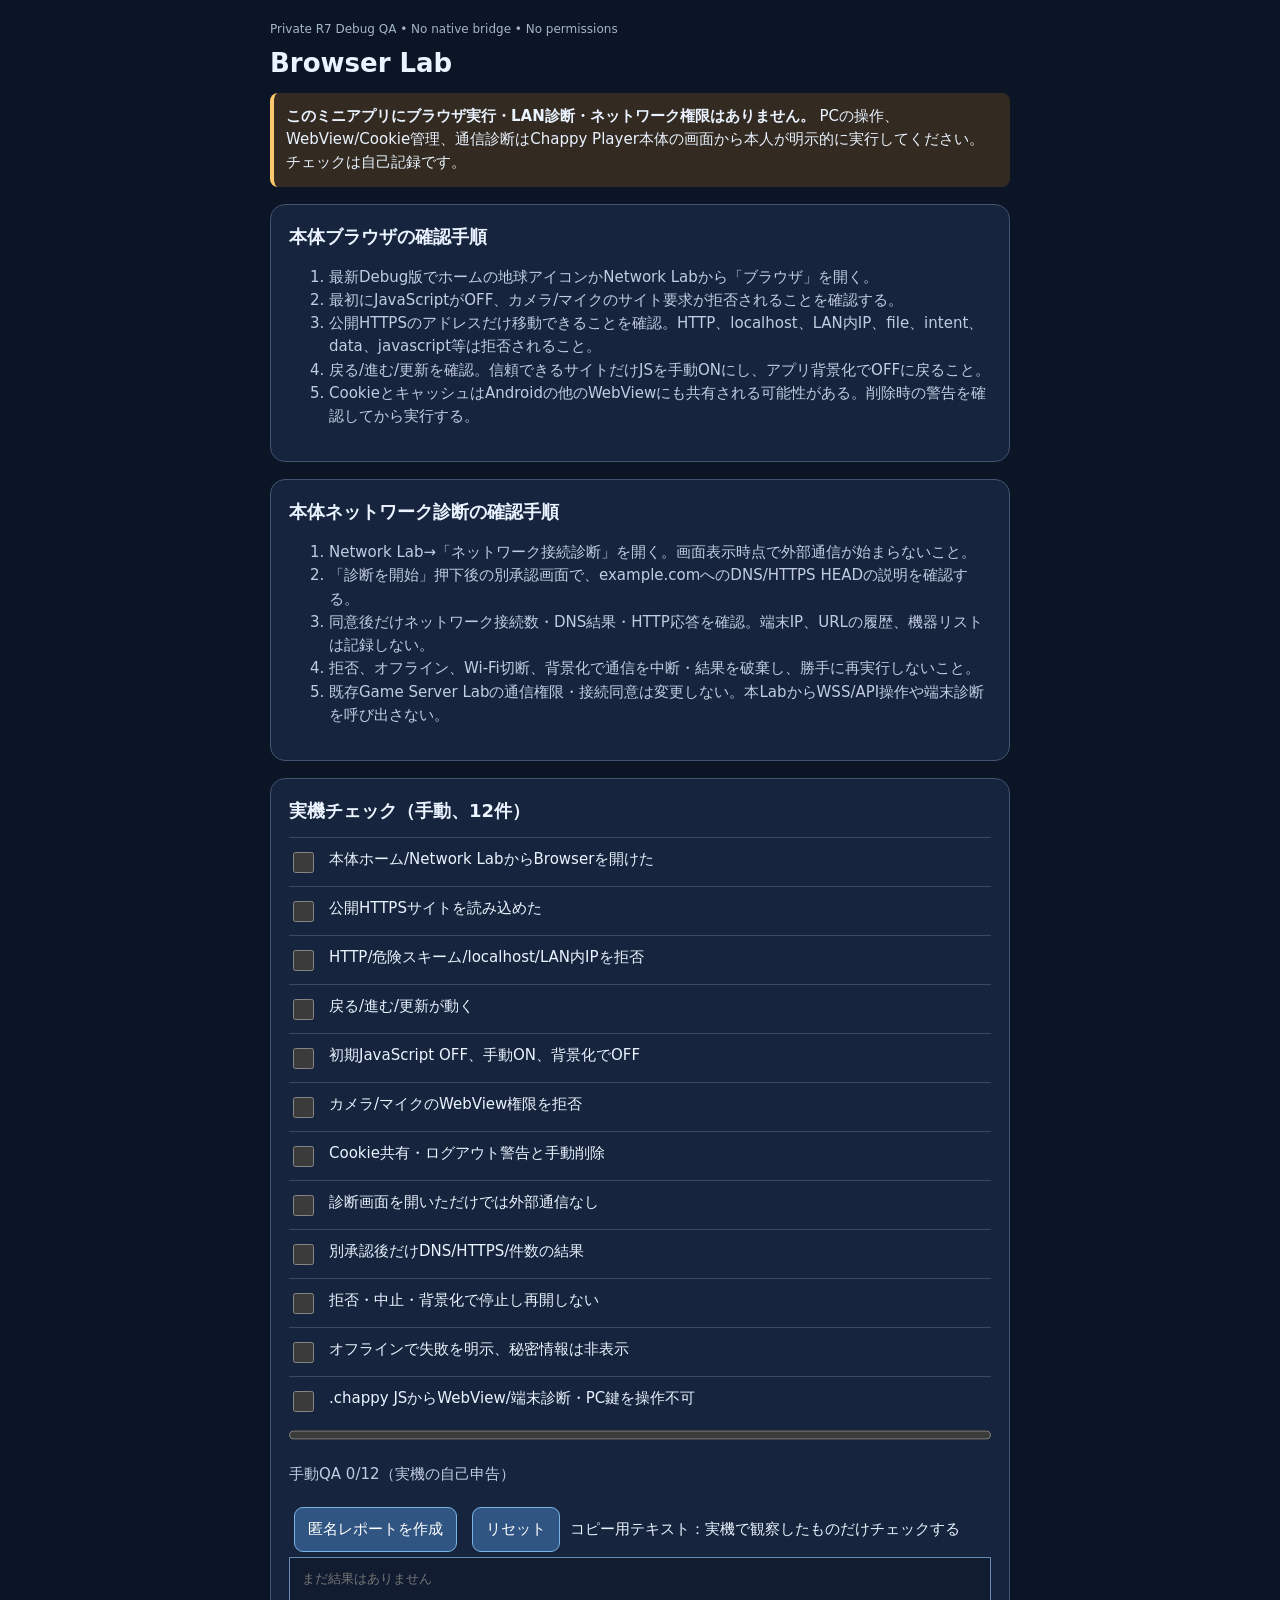
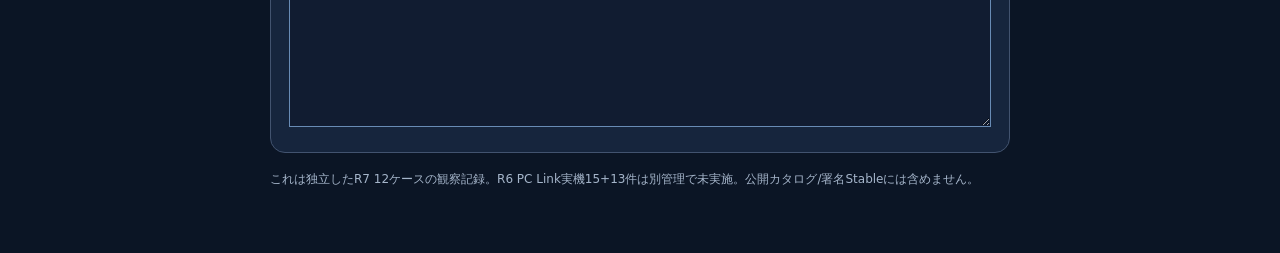
<file: sample_apps/browser_lab/index.html>
<!doctype html>
<html lang="ja"><head>
<meta charset="utf-8"><meta name="viewport" content="width=device-width,initial-scale=1">
<title>Browser Lab — R7 private QA only</title>
<style>
:root{color-scheme:dark;font:15px/1.55 system-ui,sans-serif;background:#0b1525;color:#eaf3ff}
*{box-sizing:border-box}body{max-width:770px;margin:auto;padding:20px 15px 52px}
h1{font-size:26px;margin:4px 0 10px}h2{font-size:18px;margin:0 0 12px}
p,li{color:#c1cce0}section{border:1px solid #42536f;border-radius:15px;padding:18px;margin:17px 0;background:#16253d}
.warn{border-left:4px solid #ffca6b;background:#332b21;padding:12px;border-radius:8px}
label.check{display:flex;gap:12px;align-items:flex-start;border-top:1px solid #364968;padding:10px 0}
input[type=checkbox]{width:21px;height:21px;flex:none;accent-color:#70bcff;margin-top:4px}
progress{width:100%;height:18px}textarea{width:100%;min-height:170px;color:white;background:#111c31;border:1px solid #688bb5;padding:12px}
button{border:1px solid #7ab4e5;background:#315582;color:white;font:inherit;padding:10px 13px;border-radius:9px;margin:5px}
button:focus-visible,textarea:focus-visible,input:focus-visible{outline:3px solid #aad6fe;outline-offset:2px}
code{color:#9edbff}.hint{font-size:12px;color:#a5b5ca}
</style></head><body>
<div class="hint">Private R7 Debug QA • No native bridge • No permissions</div>
<h1>Browser Lab</h1>
<div class="warn"><b>このミニアプリにブラウザ実行・LAN診断・ネットワーク権限はありません。</b>
PCの操作、WebView/Cookie管理、通信診断はChappy Player本体の画面から本人が明示的に実行してください。チェックは自己記録です。</div>
<section><h2>本体ブラウザの確認手順</h2><ol>
<li>最新Debug版でホームの地球アイコンかNetwork Labから「ブラウザ」を開く。</li>
<li>最初にJavaScriptがOFF、カメラ/マイクのサイト要求が拒否されることを確認する。</li>
<li>公開HTTPSのアドレスだけ移動できることを確認。HTTP、localhost、LAN内IP、file、intent、data、javascript等は拒否されること。</li>
<li>戻る/進む/更新を確認。信頼できるサイトだけJSを手動ONにし、アプリ背景化でOFFに戻ること。</li>
<li>CookieとキャッシュはAndroidの他のWebViewにも共有される可能性がある。削除時の警告を確認してから実行する。</li>
</ol></section>
<section><h2>本体ネットワーク診断の確認手順</h2><ol>
<li>Network Lab→「ネットワーク接続診断」を開く。画面表示時点で外部通信が始まらないこと。</li>
<li>「診断を開始」押下後の別承認画面で、example.comへのDNS/HTTPS HEADの説明を確認する。</li>
<li>同意後だけネットワーク接続数・DNS結果・HTTP応答を確認。端末IP、URLの履歴、機器リストは記録しない。</li>
<li>拒否、オフライン、Wi-Fi切断、背景化で通信を中断・結果を破棄し、勝手に再実行しないこと。</li>
<li>既存Game Server Labの通信権限・接続同意は変更しない。本LabからWSS/API操作や端末診断を呼び出さない。</li>
</ol></section>
<section><h2>実機チェック（手動、12件）</h2><div id="checks">
<label class="check"><input type="checkbox" data-r7="open">本体ホーム/Network LabからBrowserを開けた</label>
<label class="check"><input type="checkbox" data-r7="public_https">公開HTTPSサイトを読み込めた</label>
<label class="check"><input type="checkbox" data-r7="reject_schemes">HTTP/危険スキーム/localhost/LAN内IPを拒否</label>
<label class="check"><input type="checkbox" data-r7="navigation">戻る/進む/更新が動く</label>
<label class="check"><input type="checkbox" data-r7="js_off">初期JavaScript OFF、手動ON、背景化でOFF</label>
<label class="check"><input type="checkbox" data-r7="media_reject">カメラ/マイクのWebView権限を拒否</label>
<label class="check"><input type="checkbox" data-r7="clear_warning">Cookie共有・ログアウト警告と手動削除</label>
<label class="check"><input type="checkbox" data-r7="diag_idle">診断画面を開いただけでは外部通信なし</label>
<label class="check"><input type="checkbox" data-r7="diag_approved">別承認後だけDNS/HTTPS/件数の結果</label>
<label class="check"><input type="checkbox" data-r7="diag_cancel">拒否・中止・背景化で停止し再開しない</label>
<label class="check"><input type="checkbox" data-r7="diag_offline">オフラインで失敗を明示、秘密情報は非表示</label>
<label class="check"><input type="checkbox" data-r7="bridge">.chappy JSからWebView/端末診断・PC鍵を操作不可</label>
</div>
<progress id="progress" max="12" value="0"></progress>
<p id="progressText" role="status" aria-live="polite">手動QA 0/12（実機未実施）</p>
<button id="report" type="button">匿名レポートを作成</button>
<button id="reset" type="button">リセット</button>
<label for="output">コピー用テキスト：実機で観察したものだけチェックする</label>
<textarea id="output" readonly placeholder="まだ結果はありません"></textarea>
</section>
<p class="hint">これは独立したR7 12ケースの観察記録。R6 PC Link実機15+13件は別管理で未実施。公開カタログ/署名Stableには含めません。</p>
<script>
(() => {
  'use strict';
  const checks = Array.from(document.querySelectorAll('[data-r7]'));
  const meter = document.getElementById('progress');
  const text = document.getElementById('progressText');
  const output = document.getElementById('output');
  const update = () => {
    const count = checks.filter(item => item.checked).length;
    meter.value = count;
    text.textContent = '手動QA ' + count + '/' + checks.length + '（実機の自己申告）';
  };
  checks.forEach(item => item.addEventListener('change', update));
  document.getElementById('report').addEventListener('click', () => {
    output.value = 'Browser Lab R7 手動QA（自動テスト結果ではない）\n' +
      checks.map(item => (item.checked ? '[x] ' : '[ ] ') +
        item.getAttribute('data-r7')).join('\n') +
      '\n実機/ブラウザでの観察を別途記録。端末識別子・IP・Cookie・秘密鍵は含めない。';
  });
  document.getElementById('reset').addEventListener('click', () => {
    checks.forEach(item => { item.checked = false; });
    output.value = '';
    update();
  });
  update();
})();
</script></body></html>
</file>
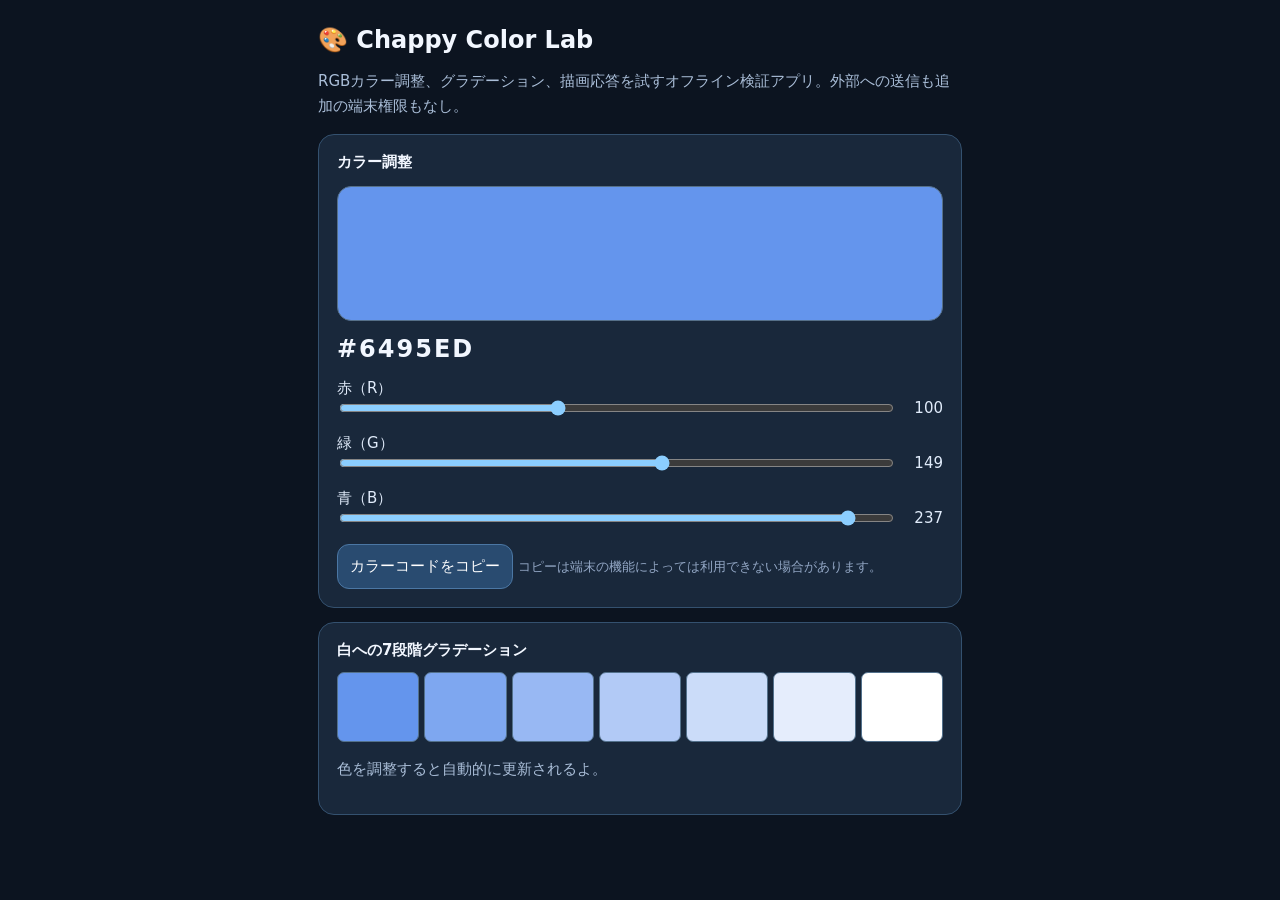
<file: sample_apps/color_lab/index.html>
<!doctype html>
<html lang="ja">
<head><meta charset="utf-8"><meta name="viewport" content="width=device-width,initial-scale=1">
<title>Chappy Color Lab</title>
<style>
:root{color-scheme:dark;font:15px system-ui;background:#0c1420;color:#f2f7ff}
*{box-sizing:border-box}body{max-width:680px;margin:0 auto;padding:18px}
h1{font-size:24px;margin:8px 0}p{line-height:1.65;color:#aabed8}
.card{background:#19283b;border:1px solid #34516f;border-radius:16px;padding:18px;margin:14px 0}
#preview{height:135px;border-radius:14px;border:1px solid #567089;margin:14px 0;background:#6495ed}
label{display:block;margin:16px 0;color:#e0ebfa}
.row{display:flex;align-items:center;gap:12px}.row span{min-width:35px;text-align:right;font-variant-numeric:tabular-nums}
input[type="range"]{flex:1;min-width:0;accent-color:#8bceff}
#hex{font-size:24px;font-weight:700;letter-spacing:2px}
button{background:#294b70;color:#fff;border:1px solid #4b77a4;border-radius:12px;font:inherit;padding:12px}
button:focus-visible{outline:2px solid #a9dcff}#steps{display:grid;grid-template-columns:repeat(7,1fr);gap:5px}
.step{height:70px;border-radius:7px;border:1px solid #53718c}
small{color:#92a6c4}
</style></head>
<body>
<h1>🎨 Chappy Color Lab</h1>
<p>RGBカラー調整、グラデーション、描画応答を試すオフライン検証アプリ。外部への送信も追加の端末権限もなし。</p>
<section class="card">
 <strong>カラー調整</strong><div id="preview" aria-label="選択色のプレビュー"></div>
 <div id="hex" aria-live="polite">#6495ED</div>
 <label>赤（R）<div class="row"><input id="r" type="range" min="0" max="255" value="100"><span id="rv">100</span></div></label>
 <label>緑（G）<div class="row"><input id="g" type="range" min="0" max="255" value="149"><span id="gv">149</span></div></label>
 <label>青（B）<div class="row"><input id="b" type="range" min="0" max="255" value="237"><span id="bv">237</span></div></label>
 <button id="copy" type="button">カラーコードをコピー</button>
 <small id="message" aria-live="polite">コピーは端末の機能によっては利用できない場合があります。</small>
</section>
<section class="card">
 <strong>白への7段階グラデーション</strong>
 <div id="steps" style="margin-top:12px" aria-label="色のグラデーション"></div>
 <p>色を調整すると自動的に更新されるよ。</p>
</section>
<script>
(()=>{
'use strict';
const $=id=>document.getElementById(id);
function hex(v){return Math.max(0,Math.min(255,v)).toString(16).padStart(2,'0').toUpperCase();}
function render(){
 const values=['r','g','b'].map(id=>Number($(id).value));
 for(let i=0;i<3;i++)$(['rv','gv','bv'][i]).textContent=String(values[i]);
 const color='#'+values.map(hex).join('');$('preview').style.background=color;
 $('hex').textContent=color;const steps=$('steps');steps.replaceChildren();
 for(let i=0;i<7;i++){
   const ratio=i/6,step=document.createElement('div');step.className='step';
   step.style.background='#'+values.map(v=>hex(Math.round(v*(1-ratio)+255*ratio))).join('');
   step.title='ステップ '+(i+1);steps.appendChild(step);
 }
}
['r','g','b'].forEach(id=>$(id).addEventListener('input',render));
$('copy').addEventListener('click',async()=>{
 try {
   if(!navigator.clipboard || !navigator.clipboard.writeText)throw Error('unsupported');
   await navigator.clipboard.writeText($('hex').textContent);
   $('message').textContent='コピーしたよ！';
 } catch (_){$('message').textContent='コピーできない環境です。表示された色コードを手動で使ってね。';}
});
render();
})();
</script></body></html>
</file>
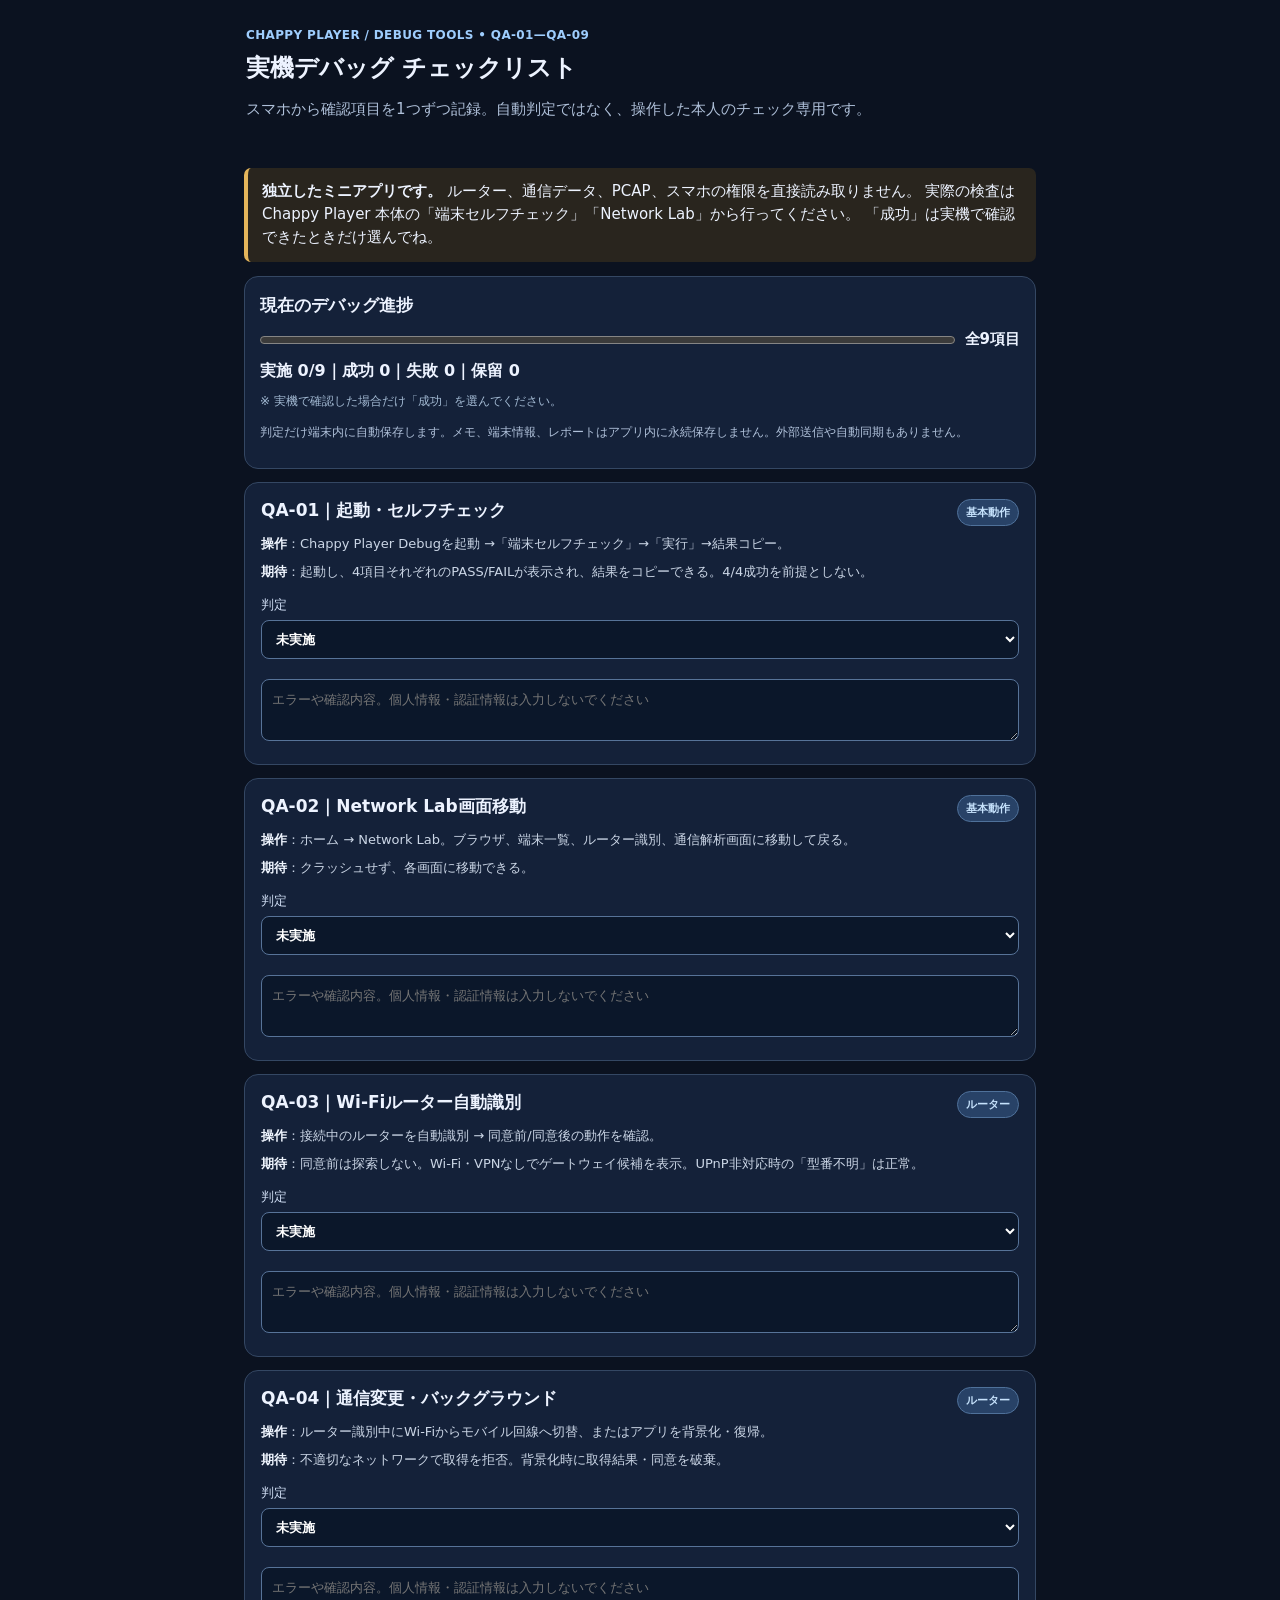
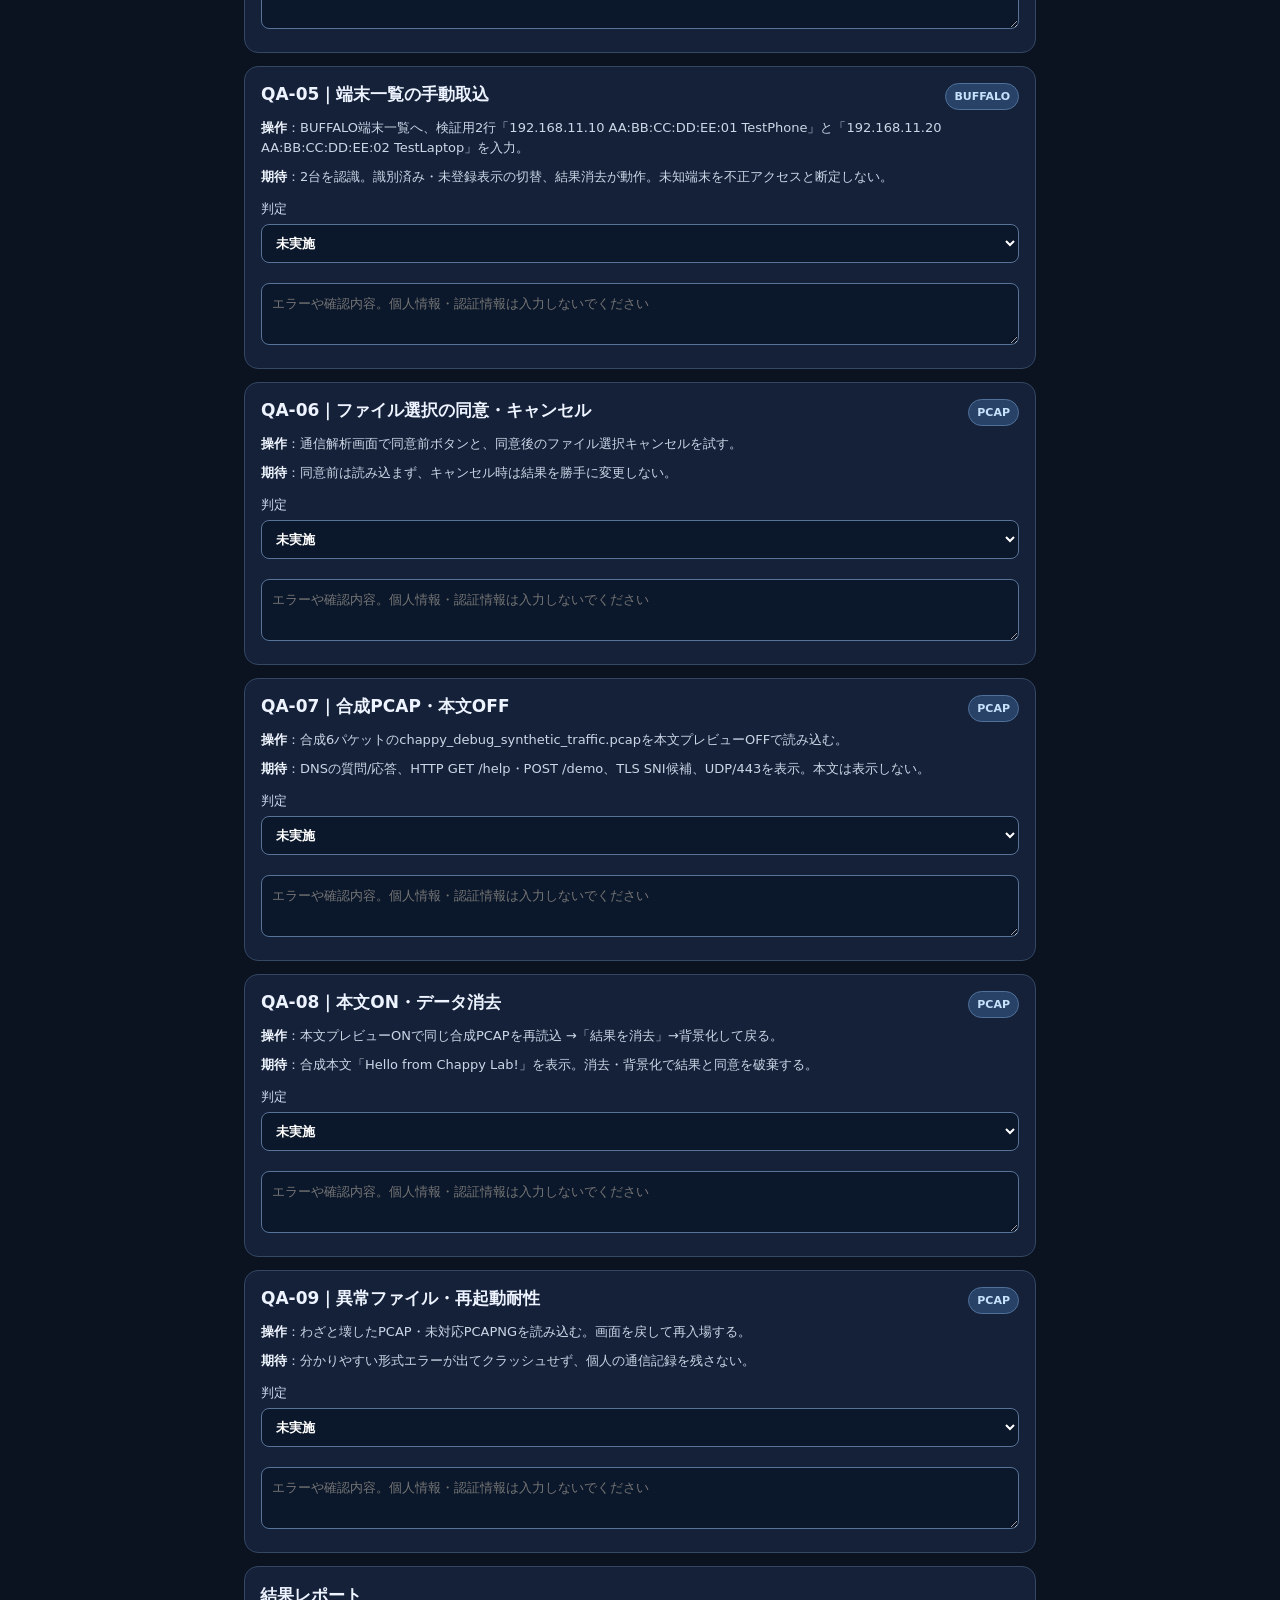
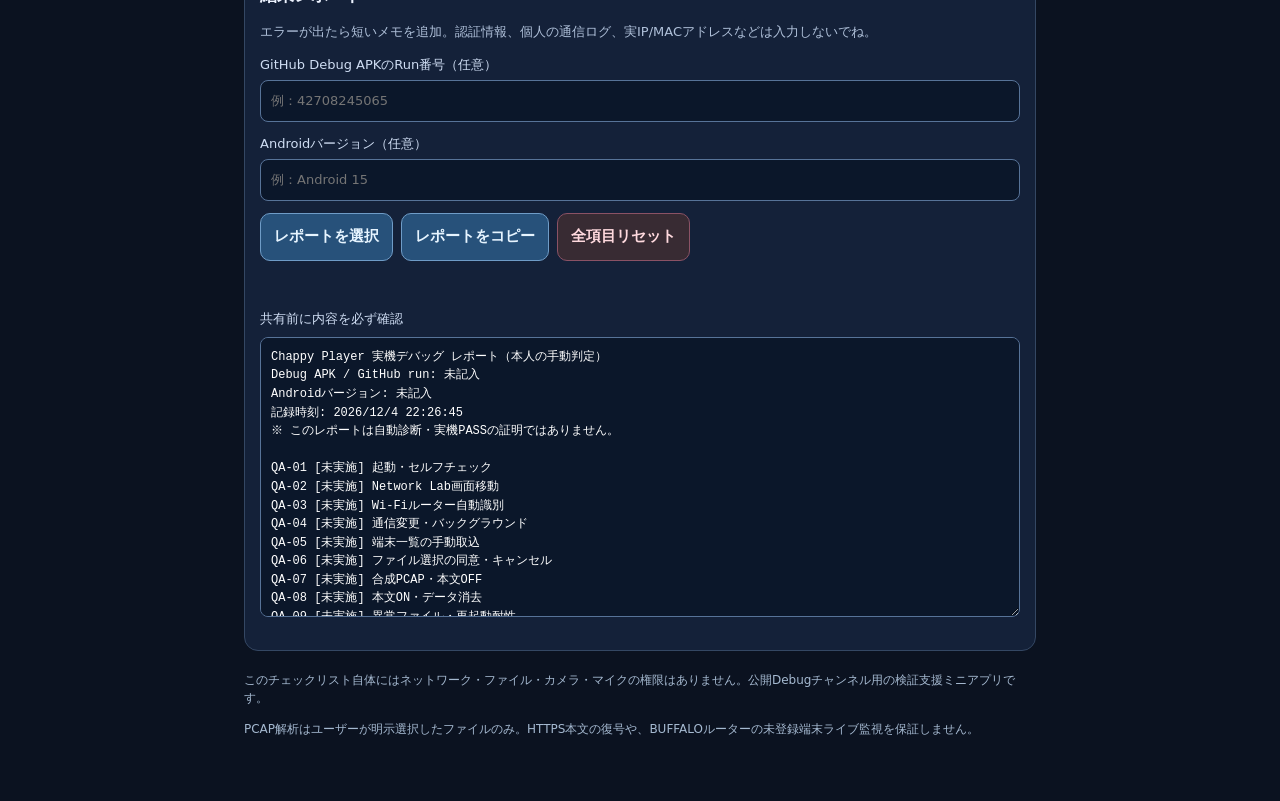
<file: sample_apps/debug_checklist/index.html>
<!doctype html>
<html lang="ja">
<head>
<meta charset="utf-8">
<meta name="viewport" content="width=device-width,initial-scale=1">
<meta name="color-scheme" content="dark">
<title>Chappy Debug QA チェックリスト</title>
<style>
:root{color-scheme:dark;font:15px/1.55 system-ui,-apple-system,sans-serif;background:#0b1220;color:#edf3ff}
*{box-sizing:border-box}body{margin:0 auto;max-width:820px;padding:18px 14px 50px}
header{padding:8px 2px 18px}h1{font-size:24px;margin:8px 0 4px;line-height:1.25}
.subtitle,.muted{color:#afc0d9}.tag{font-size:12px;letter-spacing:.03em;color:#9ecdfd;font-weight:700}
.notice{border-left:4px solid #e4b55b;background:#29251e;padding:12px 14px;border-radius:7px;margin:14px 0}
.panel,.case{border:1px solid #344763;border-radius:14px;background:#142139;padding:15px;margin:13px 0}
.case{padding:16px}.caseHead{display:flex;justify-content:space-between;gap:10px;align-items:start}
.caseHead h3{font-size:17px;line-height:1.4;margin:0;flex:1}
.area{white-space:nowrap;font-size:11px;font-weight:650;background:#284267;border:1px solid #4f719a;border-radius:20px;padding:4px 8px;color:#c6e2fc}
.case p{font-size:13px;color:#cbd6e6;margin:8px 0}
.case strong{color:#f0f6ff}h2{font-size:17px;margin:0 0 10px}
.bar{display:grid;grid-template-columns:1fr auto;gap:10px;align-items:center}
progress{width:100%;height:16px;accent-color:#66cdb0}
input,select,textarea{background:#0b172a;color:#fff;border:1px solid #577398;border-radius:8px;padding:10px;font:inherit;width:100%}
label.field{display:block;color:#cfddf3;font-size:13px;margin:12px 0}
label.field input, label.field select{margin-top:5px}
.case select{font-weight:650}
textarea{margin-top:8px;resize:vertical;font-size:13px}
button{color:#e6f4ff;background:#27517a;border:1px solid #6f9cc7;border-radius:10px;padding:11px 13px;font:inherit;font-weight:650;cursor:pointer}
button:active{background:#376492}
button.secondary{background:#202d43}button.danger{background:#382b33;border-color:#8b5265;color:#ffd9de}
button:focus-visible,input:focus-visible,textarea:focus-visible,select:focus-visible{outline:3px solid #a7dbff;outline-offset:2px}
.actions{display:flex;flex-wrap:wrap;gap:8px}
#report{min-height:280px;white-space:pre;font-family:ui-monospace,SFMono-Regular,Consolas,monospace;font-size:12px}
#summary{font-size:16px;font-weight:700;margin:8px 0}
#detail{font-size:12px;color:#a3bad3;margin-top:8px}#message{font-size:13px;color:#98deca;min-height:22px}
footer{font-size:12px;color:#a5b9d0;margin-top:20px}
</style>
</head>
<body>
<header>
<div class="tag">CHAPPY PLAYER / DEBUG TOOLS • QA-01—QA-09</div>
<h1>実機デバッグ チェックリスト</h1>
<p class="subtitle">スマホから確認項目を1つずつ記録。自動判定ではなく、操作した本人のチェック専用です。</p>
</header>
<div class="notice" role="note">
<strong>独立したミニアプリです。</strong> ルーター、通信データ、PCAP、スマホの権限を直接読み取りません。
実際の検査は Chappy Player 本体の「端末セルフチェック」「Network Lab」から行ってください。
「成功」は実機で確認できたときだけ選んでね。
</div>
<section class="panel" aria-label="検証進捗">
<h2>現在のデバッグ進捗</h2>
<div class="bar"><progress id="progress" value="0" max="9" aria-label="チェック進捗"></progress><strong>全9項目</strong></div>
<div id="summary" role="status" aria-live="polite">実施 0/9</div>
<div id="detail">結果は実際の操作に基づいて選択してください。</div>
<p class="muted" style="font-size:12px">判定だけ端末内に自動保存します。メモ、端末情報、レポートはアプリ内に永続保存しません。外部送信や自動同期もありません。</p>
</section>
<main id="cases" aria-label="確認する9項目"></main>
<section class="panel" aria-label="レポート作成">
<h2>結果レポート</h2>
<p class="muted" style="font-size:13px">エラーが出たら短いメモを追加。認証情報、個人の通信ログ、実IP/MACアドレスなどは入力しないでね。</p>
<label class="field">GitHub Debug APKのRun番号（任意）
<input id="run" type="text" maxlength="80" inputmode="numeric" placeholder="例：42708245065" autocomplete="off" spellcheck="false"></label>
<label class="field">Androidバージョン（任意）
<input id="android" type="text" maxlength="40" placeholder="例：Android 15" autocomplete="off" spellcheck="false"></label>
<div class="actions">
<button id="makeReport" type="button">レポートを選択</button>
<button id="copyReport" type="button">レポートをコピー</button>
<button id="reset" type="button" class="danger">全項目リセット</button>
</div>
<p id="message" role="status" aria-live="polite"></p>
<label class="field">共有前に内容を必ず確認
<textarea id="report" readonly rows="13" aria-label="コピー用デバッグレポート"></textarea></label>
</section>
<footer>
<p>このチェックリスト自体にはネットワーク・ファイル・カメラ・マイクの権限はありません。公開Debugチャンネル用の検証支援ミニアプリです。</p>
<p>PCAP解析はユーザーが明示選択したファイルのみ。HTTPS本文の復号や、BUFFALOルーターの未登録端末ライブ監視を保証しません。</p>
</footer>
<script src="./app.js"></script>
</body>
</html>
</file>
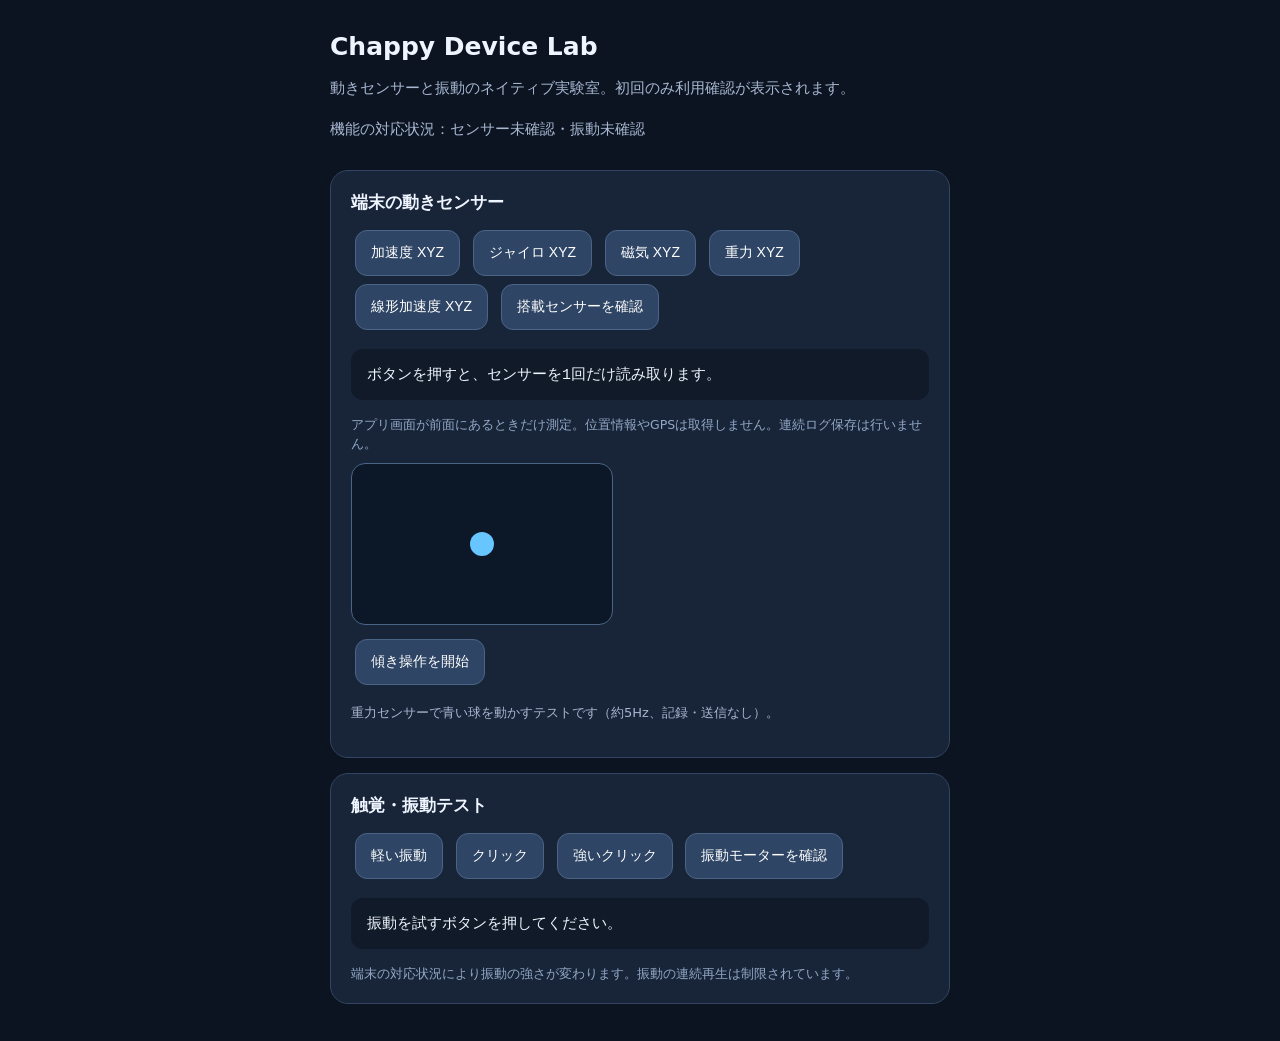
<file: sample_apps/device_lab/index.html>
<!doctype html><html lang="ja"><head><meta charset="utf-8">
<meta name="viewport" content="width=device-width,initial-scale=1">
<title>Chappy Device Lab</title>
<style>
:root{color-scheme:dark;font:15px system-ui;background:#0c1422;color:#eef5ff}
body{margin:0;padding:22px;max-width:620px;margin-inline:auto}
header{margin:10px 0 28px}h1{margin:0;font-size:25px}
p{color:#a7b7d0;line-height:1.7}
section{background:#182438;border:1px solid #334560;border-radius:18px;padding:20px;margin:15px 0}
h2{margin:0 0 12px;font-size:17px}
button{margin:4px;border:1px solid #4b6486;background:#2e4565;color:#fff;
border-radius:12px;padding:13px 15px;font-size:14px}
button:disabled{opacity:.45}button:focus-visible{outline:2px solid #9fd1ff}
pre{background:#111a28;border-radius:12px;padding:16px;white-space:pre-wrap;overflow-wrap:anywhere}
small{color:#92a8c5}
#tiltPad{position:relative;width:min(100%,260px);height:160px;background:#0c1727;border:1px solid #4b6486;border-radius:14px;overflow:hidden;margin:10px 0}
#tiltDot{position:absolute;left:calc(50% - 12px);top:calc(50% - 12px);width:24px;height:24px;border-radius:50%;background:#67c5ff;transition:transform .12s linear}
#tiltStatus{min-height:20px;font-size:13px}
</style></head><body>
<header><h1>Chappy Device Lab</h1>
<p>動きセンサーと振動のネイティブ実験室。初回のみ利用確認が表示されます。</p>
<p id="deviceSummary" role="status" aria-live="polite">機能の対応状況：センサー未確認・振動未確認</p></header>
<section><h2>端末の動きセンサー</h2>
<button data-sensor="accelerometer">加速度 XYZ</button>
<button data-sensor="gyroscope">ジャイロ XYZ</button>
<button data-sensor="magnetometer">磁気 XYZ</button>
<button data-sensor="gravity">重力 XYZ</button>
<button data-sensor="linearAcceleration">線形加速度 XYZ</button>
<button id="probeSensors">搭載センサーを確認</button>
<pre id="sensorResult">ボタンを押すと、センサーを1回だけ読み取ります。</pre>
<small>アプリ画面が前面にあるときだけ測定。位置情報やGPSは取得しません。連続ログ保存は行いません。</small>
<div id="tiltPad" aria-label="重力センサーのゲーム入力テスト"><div id="tiltDot"></div></div>
<button id="tiltToggle" type="button">傾き操作を開始</button>
<p id="tiltStatus">重力センサーで青い球を動かすテストです（約5Hz、記録・送信なし）。</p>
</section>
<section><h2>触覚・振動テスト</h2>
<button data-haptic="tick">軽い振動</button>
<button data-haptic="click">クリック</button>
<button data-haptic="heavy">強いクリック</button>
<button id="probeHaptics" type="button">振動モーターを確認</button>
<pre id="hapticResult">振動を試すボタンを押してください。</pre>
<small>端末の対応状況により振動の強さが変わります。振動の連続再生は制限されています。</small>
</section>
<script>
(() => {
  'use strict';
  const $=id=>document.getElementById(id);
  const capabilities=window.Chappy || {};
  let sensorSupport=null, hapticSupport=null;
  function updateSummary(){
    $('deviceSummary').textContent='機能の対応状況：センサー '+
      (sensorSupport===null?'未確認':sensorSupport+'種類対応')+
      '・振動 '+(hapticSupport===null?'未確認':hapticSupport?'対応':'非対応');
  }
  function axes(values){
    if(!Array.isArray(values)||values.length<3 ||
       !values.slice(0,3).every(v=>typeof v==='number'&&Number.isFinite(v))){
      return null;
    }
    return values;
  }
  $('probeSensors').addEventListener('click',async()=>{
    try{
      if(!capabilities.motion || typeof capabilities.motion.available!=='function')
        throw new Error('unavailable');
      const available=await capabilities.motion.available();
      if(!available || typeof available!=='object')throw new Error('invalid');
      sensorSupport=Object.values(available).filter(v=>v===true).length;
      updateSummary();
      $('sensorResult').textContent=Object.keys(available).map(k=>
        k+': '+(available[k]?'対応':'非対応')).join('\n');
    }catch(_){$('sensorResult').textContent='対応状況の取得失敗（権限と端末の対応を確認）';}
  });
  $('probeHaptics').addEventListener('click',async()=>{
    try{
      if(!capabilities.haptics || typeof capabilities.haptics.available!=='function')
        throw new Error('unavailable');
      const available=await capabilities.haptics.available();
      hapticSupport=available===true;
      updateSummary();
      $('hapticResult').textContent=available?'振動モーター搭載':'振動モーターなし／使用不可';
    }catch(_){$('hapticResult').textContent='対応状況の取得失敗（権限と端末の対応を確認）';}
  });
  let tiltTimer=null,tiltReading=false,tiltEpoch=0;
  function stopTilt(){
    ++tiltEpoch;
    if(tiltTimer!==null){clearInterval(tiltTimer);tiltTimer=null;}
    $('tiltToggle').textContent='傾き操作を開始';
  }
  async function updateTilt(){
    if(tiltReading || (document.hidden===true)){if(document.hidden===true)stopTilt();return;}
    tiltReading=true;
    const epoch=tiltEpoch;
    try{
      const result=await capabilities.motion.sample('gravity');
      if(epoch!==tiltEpoch||tiltTimer===null||document.hidden===true)return;
      if(!result || !result.available){$('tiltStatus').textContent='重力センサー非対応';stopTilt();return;}
      const xyz=axes(result.values);
      if(!xyz){$('tiltStatus').textContent='センサー値が不正です';stopTilt();return;}
      const x=Math.max(-90,Math.min(90,Number(xyz[0])*9));
      const y=Math.max(-55,Math.min(55,Number(xyz[1])*5.5));
      $('tiltDot').style.transform='translate('+x.toFixed(1)+'px,'+y.toFixed(1)+'px)';
      $('tiltStatus').textContent='傾き入力: X='+Number(xyz[0]).toFixed(2)+' / Y='+Number(xyz[1]).toFixed(2);
    }catch(_){
      if(epoch===tiltEpoch && tiltTimer!==null){
        $('tiltStatus').textContent='センサー取得に失敗（権限と端末状態を確認）';
        stopTilt();
      }
    }
    finally{tiltReading=false;}
  }
  $('tiltToggle').addEventListener('click',()=>{
    if(tiltTimer!==null){stopTilt();return;}
    if(!capabilities.motion){$('tiltStatus').textContent='対応プレイヤーが必要';return;}
    $('tiltToggle').textContent='傾き操作を停止';
    ++tiltEpoch;
    tiltTimer=setInterval(()=>{void updateTilt();},200);
    void updateTilt();
  });
  if(typeof document.addEventListener==='function'){
    document.addEventListener('visibilitychange',()=>{
      if(document.hidden)stopTilt();
    });
  }
  for(const button of document.querySelectorAll('[data-sensor]')){
    button.addEventListener('click',async()=>{
      if(!capabilities.motion){$('sensorResult').textContent='対応プレイヤーの更新が必要です。';return;}
      button.disabled=true;
      try{
        const sample=await capabilities.motion.sample(button.dataset.sensor);
        if(!sample || !sample.available){
          $('sensorResult').textContent=button.dataset.sensor+': この端末では非対応';
        }else{
          const axis=axes(sample.values);
          $('sensorResult').textContent=axis
            ? button.dataset.sensor+'\n' +
              ['X','Y','Z'].map((name,i)=>name+' = '+axis[i].toFixed(3)).join('\n')+
              '\n精度: '+String(sample.accuracy)
            : '取得失敗：センサー値が不正です';
        }
      }catch(_){$('sensorResult').textContent='取得失敗（権限と端末状態を確認）';}
      finally{button.disabled=false;}
    });
  }
  for(const button of document.querySelectorAll('[data-haptic]')){
    button.addEventListener('click',async()=>{
      if(!capabilities.haptics){$('hapticResult').textContent='対応プレイヤーの更新が必要です。';return;}
      button.disabled=true;
      try{
        const ok=await capabilities.haptics.play(button.dataset.haptic);
        $('hapticResult').textContent=ok?'振動を実行しました':'非対応または短時間の連続振動制限中です';
      }catch(_){$('hapticResult').textContent='振動できません（端末の対応と許可を確認）';}
      finally{button.disabled=false;}
    });
  }
})();
</script></body></html>
</file>
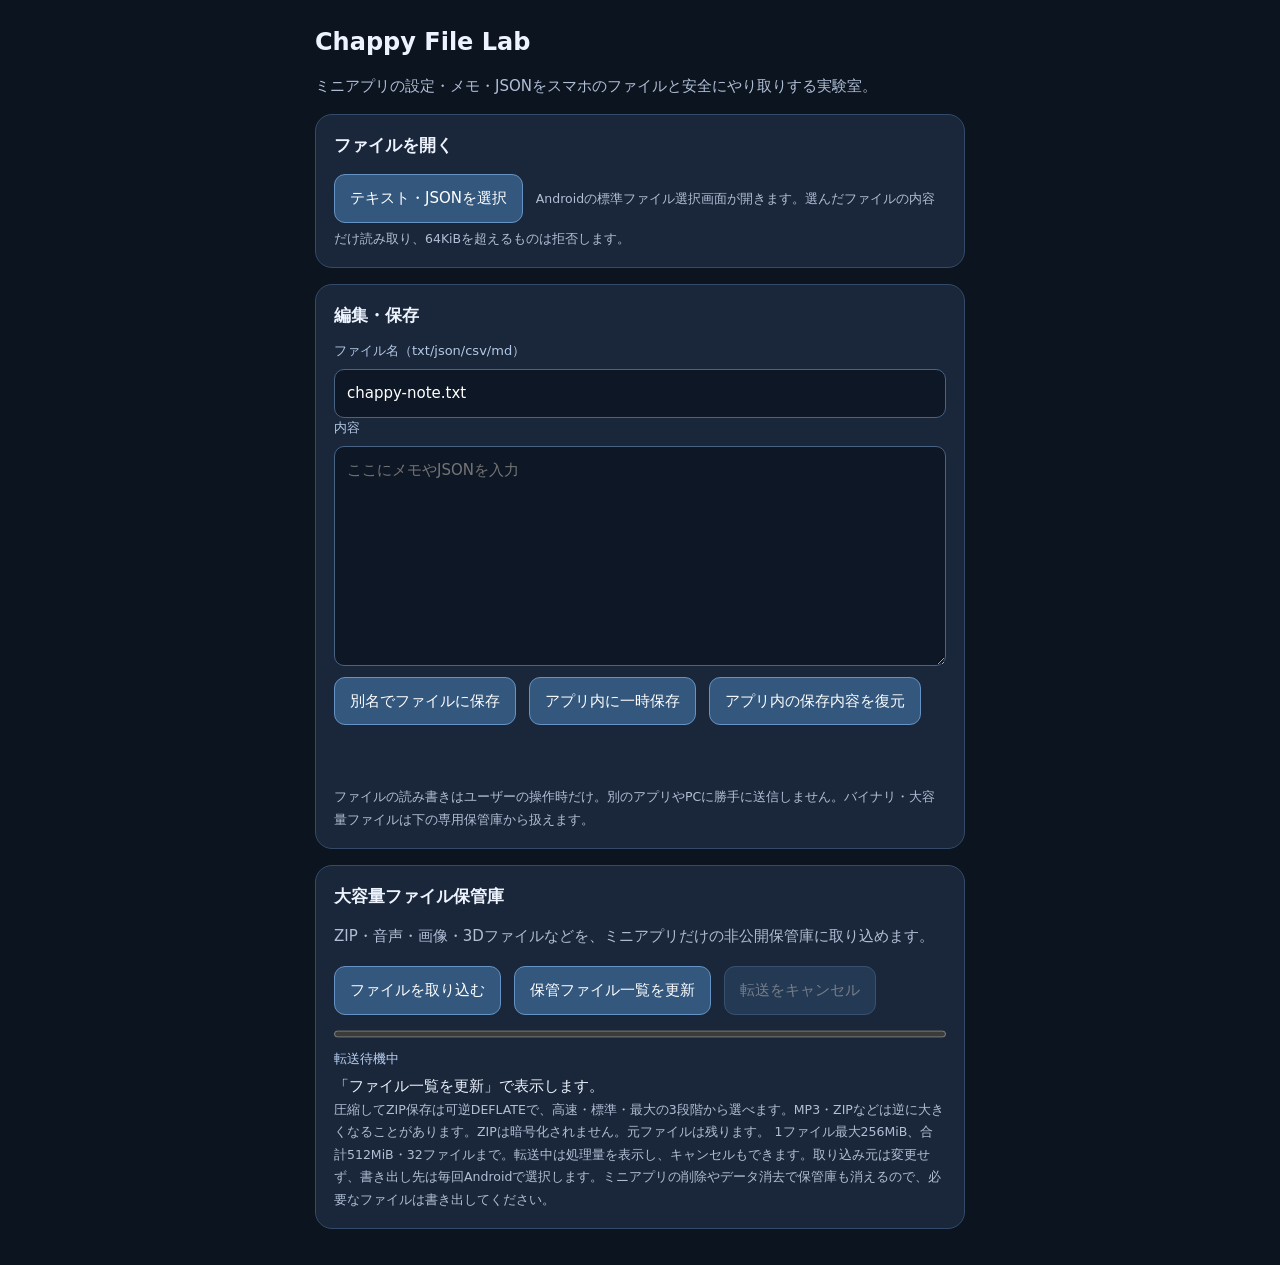
<file: sample_apps/file_lab/index.html>
<!doctype html>
<html lang="ja"><head><meta charset="utf-8">
<meta name="viewport" content="width=device-width,initial-scale=1">
<title>Chappy File Lab</title>
<style>
:root{color-scheme:dark;font:15px/1.5 system-ui;background:#0c1420;color:#edf4ff}
body{margin:0;padding:20px;max-width:650px;margin-inline:auto}
h1{font-size:24px;margin:4px 0}p,small{color:#b0bfd6}
section{background:#1a2639;border:1px solid #334b69;padding:18px;border-radius:17px;margin:16px 0}
h2{font-size:17px;margin:0 0 12px}
label{display:block;font-size:13px;color:#b4c9e5;margin-bottom:9px}
input,textarea,button{font:inherit}
input,textarea{width:100%;box-sizing:border-box;border-radius:10px;
background:#0e1725;border:1px solid #486383;color:#fff;padding:12px}
textarea{height:220px;resize:vertical;line-height:1.55}
button{margin:4px 8px 4px 0;background:#34577e;color:#fff;
border:1px solid #6593c5;border-radius:11px;padding:12px 15px;cursor:pointer}
button:disabled{opacity:.4}button:focus-visible{outline:2px solid #c5e5ff}
#status{white-space:pre-wrap;overflow-wrap:anywhere;color:#c6dcfa;min-height:26px}
#assetProgressBar{display:block;width:100%;height:14px;margin:8px 0}
#assetTransferLabel{font-size:13px;color:#b8d0f2;margin:7px 0}
.asset-row{margin:9px 0;padding:12px;background:#0e1725;border:1px solid #334b69;border-radius:12px}
.asset-name{font-size:14px;overflow-wrap:anywhere;font-weight:600}
.asset-meta{font-size:12px;color:#a5b8d2;margin:5px 0}
.asset-row button{font-size:12px;padding:8px 11px}
.asset-row select{margin:6px 8px 6px 0;background:#122037;color:#e4f2ff;
border:1px solid #486383;border-radius:8px;padding:8px}
</style></head><body>
<h1>Chappy File Lab</h1>
<p>ミニアプリの設定・メモ・JSONをスマホのファイルと安全にやり取りする実験室。</p>
<section>
<h2>ファイルを開く</h2>
<button id="openFile">テキスト・JSONを選択</button>
<small>Androidの標準ファイル選択画面が開きます。選んだファイルの内容だけ読み取り、64KiBを超えるものは拒否します。</small>
</section>
<section>
<h2>編集・保存</h2>
<label for="fileName">ファイル名（txt/json/csv/md）</label>
<input id="fileName" value="chappy-note.txt" maxlength="100" spellcheck="false">
<label for="editor">内容</label>
<textarea id="editor" placeholder="ここにメモやJSONを入力"></textarea>
<button id="saveFile">別名でファイルに保存</button>
<button id="saveLocal">アプリ内に一時保存</button>
<button id="loadLocal">アプリ内の保存内容を復元</button>
<p id="status" role="status" aria-live="polite"></p>
<small>ファイルの読み書きはユーザーの操作時だけ。別のアプリやPCに勝手に送信しません。バイナリ・大容量ファイルは下の専用保管庫から扱えます。</small>
</section>
<section>
<h2>大容量ファイル保管庫</h2>
<p>ZIP・音声・画像・3Dファイルなどを、ミニアプリだけの非公開保管庫に取り込めます。</p>
<button id="importAsset">ファイルを取り込む</button>
<button id="listAssets">保管ファイル一覧を更新</button>
<button id="cancelAssetTransfer" type="button" disabled>転送をキャンセル</button>
<progress id="assetProgressBar" max="100" value="0"></progress>
<p id="assetTransferLabel" role="status" aria-live="polite">転送待機中</p>
<div id="assetList" aria-live="polite">「ファイル一覧を更新」で表示します。</div>
<small>圧縮してZIP保存は可逆DEFLATEで、高速・標準・最大の3段階から選べます。MP3・ZIPなどは逆に大きくなることがあります。ZIPは暗号化されません。元ファイルは残ります。</small>
<small>1ファイル最大256MiB、合計512MiB・32ファイルまで。転送中は処理量を表示し、キャンセルもできます。取り込み元は変更せず、書き出し先は毎回Androidで選択します。ミニアプリの削除やデータ消去で保管庫も消えるので、必要なファイルは書き出してください。</small>
</section>
<script>
(() => {
  'use strict';
  const $=id=>document.getElementById(id);
  const files=window.Chappy && window.Chappy.files;
  const storage=window.Chappy && window.Chappy.storage;
  function status(text){$('status').textContent=text;}
  function checkedDocument(name,text){
    const validName=typeof name==='string' && name.length>=1 &&
      name.length<=100 && name===name.trim() &&
      ['txt','json','csv','md'].includes(name.split('.').pop().toLowerCase()) &&
      !['/',String.fromCharCode(92),':','<','>','?','"','|','*']
        .some(mark=>name.includes(mark)) &&
      ![...name].some(ch=>ch.charCodeAt(0)<32);
    if(!validName){
      status('保存できません：ファイル名はtxt/json/csv/mdで、パス記号を含めないでください');
      return false;
    }
    if(typeof text!=='string' || new TextEncoder().encode(text).length>65536){
      status('保存できません：テキスト本文はUTF-8で64KiB以下にしてください');
      return false;
    }
    return true;
  }
  let transferBusy=false;
  async function operation(button, fn){
    if(button.disabled)return;
    if(transferBusy){status('ファイル転送中です。完了または中断してから操作してください');return;}
    button.disabled=true;
    try{await fn();}catch(_){status('操作に失敗しました（権限・空き容量・入力内容を確認）');}
    finally{button.disabled=false;}
  }
  let transferPollToken=0;
  function formatBytes(bytes){
    return (Math.max(0,Number(bytes)||0)/1048576).toFixed(1)+' MiB';
  }
  function updateAssetProgress(info){
    if(!transferBusy || !info || !info.active)return;
    const rawDone=Number(info.bytesDone);
    const rawTotal=Number(info.totalBytes);
    const total=Number.isFinite(rawTotal)&&rawTotal>0?rawTotal:-1;
    const done=Number.isFinite(rawDone)?Math.max(0,Math.min(rawDone,total>0?total:rawDone)):0;
    const phases={picker:'ファイル選択待ち',copying:'転送中',
      verifying:'保存データの照合中',finalizing:'保存を確定中'};
    const detail=total>0 ? formatBytes(done)+' / '+formatBytes(total) :
      formatBytes(done)+' / サイズ不明';
    $('assetTransferLabel').textContent=(phases[info.phase]||'処理中')+
      '：'+detail+(info.cancelRequested?'（中断処理中）':'');
    $('assetProgressBar').value=total>0 ?
      Math.min(100,Math.round(done/total*100)):0;
    $('cancelAssetTransfer').disabled=!info.cancelable||!!info.cancelRequested;
  }
  async function monitoredTransfer(task){
    if(transferBusy)throw new Error('別のファイル転送が進行中です');
    if(!files || typeof files.transferStatus!=='function')
      throw new Error('進捗表示に対応する新しいプレイヤーが必要です');
    transferBusy=true;
    const token=++transferPollToken;
    $('assetTransferLabel').textContent='Androidのファイル選択画面を開きます…';
    $('assetProgressBar').value=0;
    $('cancelAssetTransfer').disabled=true;
    const poll=()=>{
      void files.transferStatus().then(info=>{
        if(transferBusy&&token===transferPollToken)updateAssetProgress(info);
      }).catch(()=>{});
    };
    const timer=setInterval(poll,350);
    try{
      poll();
      return await task();
    }finally{
      clearInterval(timer);
      transferBusy=false;
      transferPollToken++;
      $('assetProgressBar').value=0;
      $('assetTransferLabel').textContent='転送待機中';
      $('cancelAssetTransfer').disabled=true;
    }
  }
  $('cancelAssetTransfer').addEventListener('click',()=>{
    const button=$('cancelAssetTransfer');
    if(!transferBusy || button.disabled)return;
    button.disabled=true;
    void files.cancelTransfer().then(ok=>{
      if(ok && transferBusy){
        $('assetTransferLabel').textContent='キャンセル処理中…';
      }else if(!ok && transferBusy){
        status('転送中のみキャンセルできます');
        button.disabled=false;
      }
    }).catch(_=>{
      status('キャンセル処理に失敗しました（端末の状態を確認）');
      if(transferBusy)button.disabled=false;
    });
  });
  async function refreshAssetList() {
    if(!files || typeof files.listAssets !== 'function')
      throw new Error('バイナリ保管庫に対応した新しいプレイヤーが必要です');
    const items=await files.listAssets();
    const root=$('assetList');
    root.textContent='';
    if(!Array.isArray(items) || items.length===0){
      root.textContent='保管されているファイルはありません。';return;
    }
    items.forEach(file=>{
      if(!file || typeof file.id!=='string')return;
      const row=document.createElement('div');
      row.className='asset-row';
      const label=document.createElement('div');
      label.className='asset-name';
      label.textContent=file.name || '名前なし';
      const meta=document.createElement('div');
      meta.className='asset-meta';
      meta.textContent=(Number(file.sizeBytes || 0)/1048576).toFixed(1)+
          ' MiB ・ '+(file.mime || 'binary');
      const exportButton=document.createElement('button');
      exportButton.type='button';
      exportButton.textContent='書き出し';
      exportButton.addEventListener('click',()=>{
        void operation(exportButton,async()=>{
          const result=await monitoredTransfer(
            ()=>files.exportAsset(file.id));
          status(result.status==='saved' ?
            'ファイルを書き出して照合しました：'+file.name :
            '書き出しをキャンセルしました');
        });
      });
      const deleteButton=document.createElement('button');
      deleteButton.type='button';
      deleteButton.textContent='削除';
      deleteButton.addEventListener('click',()=>{
        void operation(deleteButton,async()=>{
          const removed=await files.deleteAsset(file.id);
          status(removed ? '保管庫から削除しました：'+file.name :
            '削除をキャンセルしました');
          if(removed)await refreshAssetList();
        });
      });
      const levelSelect=document.createElement('select');
      levelSelect.setAttribute('aria-label','ZIP圧縮レベル');
      [['fast','高速'],['balanced','標準'],['max','最大圧縮']].forEach(pair=>{
        const option=document.createElement('option');
        option.value=pair[0];
        option.textContent=pair[1];
        levelSelect.appendChild(option);
      });
      levelSelect.value='balanced';
      const zipButton=document.createElement('button');
      zipButton.type='button';
      zipButton.textContent='可逆ZIPで保存';
      zipButton.addEventListener('click',()=>{
        void operation(zipButton,async()=>{
          if(!files || typeof files.exportCompressedZip!=='function')
            throw new Error('圧縮ZIPに対応した新しいプレイヤーが必要です');
          const result=await monitoredTransfer(
            ()=>files.exportCompressedZip(file.id,levelSelect.value));
          if(result.status==='saved'){
            const original=Number(result.originalBytes)||0;
            const zipped=Number(result.zipBytes)||0;
            const percent=original>0 ? ((original-zipped)/original*100).toFixed(1) : '0.0';
            const change=original>=zipped ? '削減' : '増加';
            status('可逆ZIP保存・SHA-256照合完了：'+file.name+
              ' '+formatBytes(original)+' → '+formatBytes(zipped)+
              '（'+Math.abs(Number(percent)).toFixed(1)+'% '+change+'）。元データは保持。');
          }else status('ZIP圧縮をキャンセルしました');
        });
      });
      row.appendChild(label);
      row.appendChild(meta);
      row.appendChild(exportButton);
      row.appendChild(deleteButton);
      row.appendChild(levelSelect);
      row.appendChild(zipButton);
      root.appendChild(row);
    });
  }
  $('importAsset').addEventListener('click',()=>{
    void operation($('importAsset'),async()=>{
      if(!files || typeof files.importAsset!=='function')
        throw new Error('バイナリ保管庫に対応した新しいプレイヤーが必要です');
      const result=await monitoredTransfer(()=>files.importAsset());
      if(result.status==='imported'){
        status('取り込み完了：'+result.file.name);
        await refreshAssetList();
      }else status('取り込みをキャンセルしました');
    });
  });
  $('listAssets').addEventListener('click',()=>{
    void operation($('listAssets'),refreshAssetList);
  });
  $('openFile').addEventListener('click',()=>{
    void operation($('openFile'),async()=>{
      if(!files)throw new Error('対応するChappy Player本体が必要です');
      const result=await files.pickText();
      if(result.status==='cancelled'){status('選択をキャンセルしました');return;}
      if(result.status!=='selected' || typeof result.text!=='string')
        throw new Error('ファイル内容を取得できませんでした');
      if(new TextEncoder().encode(result.text).length>65536){
        status('選択したテキストが64KiBを超えています');return;
      }
      $('editor').value=result.text;
      $('fileName').value=result.fileName || 'document.txt';
      status('読み込み完了：'+$('fileName').value+'（'+result.sizeBytes+'バイト）');
    });
  });
  $('saveFile').addEventListener('click',()=>{
    void operation($('saveFile'),async()=>{
      if(!files)throw new Error('対応するChappy Player本体が必要です');
      if(!checkedDocument($('fileName').value,$('editor').value))return;
      const result=await files.saveText($('fileName').value,$('editor').value);
      status(result.status==='saved' ?
        'ファイル保存・照合完了：'+result.sizeBytes+'バイト' :
        '保存をキャンセルしました');
    });
  });
  $('saveLocal').addEventListener('click',()=>{
    void operation($('saveLocal'),async()=>{
      if(!storage)throw new Error('アプリ内の保存機能が利用できません');
      if(!checkedDocument($('fileName').value,$('editor').value))return;
      await storage.set('file_lab_draft',{
        fileName:$('fileName').value, text:$('editor').value});
      status('一時保存しました（このミニアプリ専用）');
    });
  });
  $('loadLocal').addEventListener('click',()=>{
    void operation($('loadLocal'),async()=>{
      if(!storage)throw new Error('アプリ内の保存機能が利用できません');
      const draft=await storage.get('file_lab_draft');
      if(!draft || typeof draft.text!=='string'){
        status('保存済みの内容がありません');return;
      }
      if(!checkedDocument(draft.fileName,draft.text)){
        status('保存データは形式またはサイズが不正なため読み込めません');
        return;
      }
      $('fileName').value=draft.fileName;
      $('editor').value=draft.text;
      status('アプリ内の一時保存を読み込みました');
    });
  });
})();
</script></body></html>
</file>
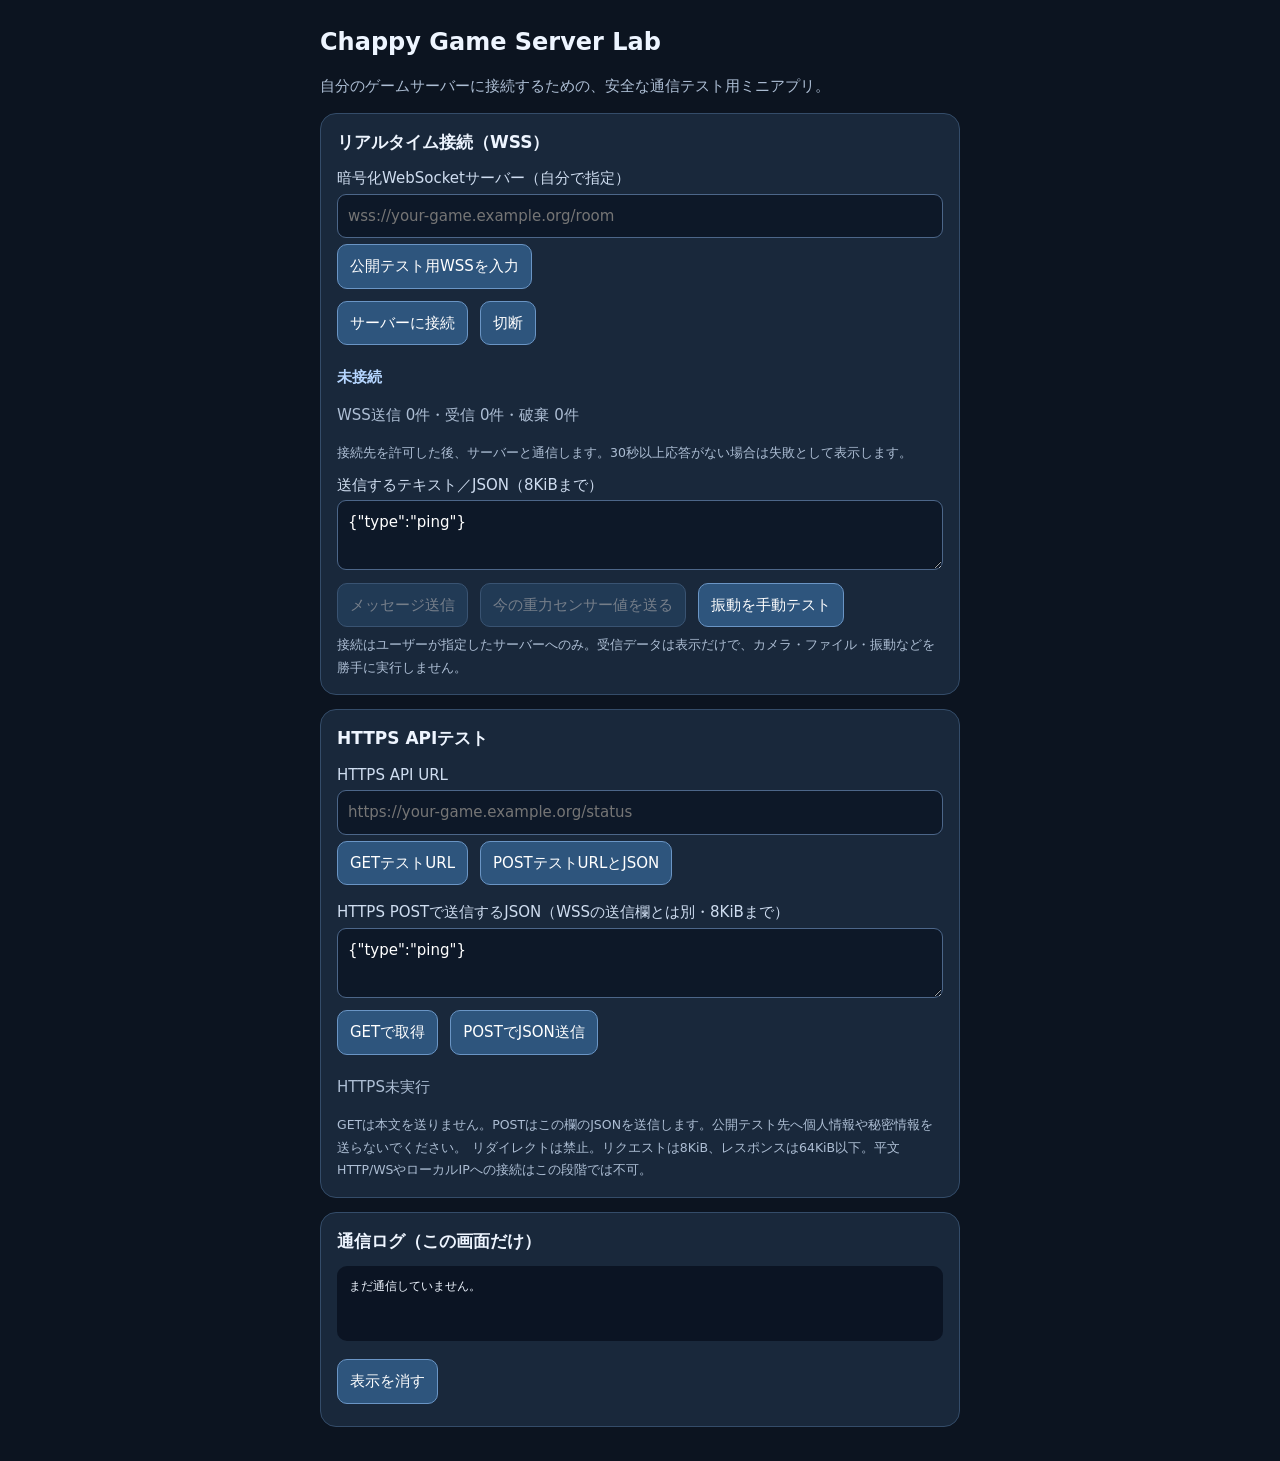
<file: sample_apps/game_server_lab/index.html>
<!doctype html><html lang="ja"><head><meta charset="utf-8">
<meta name="viewport" content="width=device-width,initial-scale=1">
<title>Chappy Game Server Lab</title>
<style>
:root{color-scheme:dark;background:#0c1420;color:#eef5ff;font:15px/1.5 system-ui}
*{box-sizing:border-box}body{margin:0 auto;max-width:680px;padding:20px}
h1{margin:4px 0 8px;font-size:24px}h2{font-size:17px;margin:0 0 12px}
p,small{color:#adbed4}section{border:1px solid #344c69;background:#19283b;
border-radius:16px;padding:16px;margin:14px 0}
input,textarea,select{width:100%;background:#0d1828;color:#fff;
border:1px solid #4c6689;border-radius:9px;padding:10px;font:inherit}
textarea{min-height:70px;resize:vertical}
button{padding:10px 12px;margin:6px 6px 6px 0;border-radius:10px;
border:1px solid #6a95c5;background:#2e557d;color:#fff;font:inherit}
button:disabled{opacity:.4}.row{display:flex;gap:6px;flex-wrap:wrap}
label{display:block;margin:10px 0 4px;color:#cfddf0}
pre{white-space:pre-wrap;overflow-wrap:anywhere;font-size:12px;
background:#0b1423;padding:12px;border-radius:10px;min-height:75px;max-height:280px;overflow:auto}
#state{color:#b6d6ff;font-weight:650}
</style></head><body>
<h1>Chappy Game Server Lab</h1>
<p>自分のゲームサーバーに接続するための、安全な通信テスト用ミニアプリ。</p>
<section>
<h2>リアルタイム接続（WSS）</h2>
<label for="wssUrl">暗号化WebSocketサーバー（自分で指定）</label>
<input id="wssUrl" type="url" placeholder="wss://your-game.example.org/room"
 autocomplete="off" maxlength="1400">
<div class="row"><button id="fillWssExample" type="button">公開テスト用WSSを入力</button></div>
<div class="row"><button id="connect">サーバーに接続</button>
<button id="disconnect">切断</button></div>
<p id="state" role="status">未接続</p>
<p id="traffic" role="status" aria-live="polite">WSS送信 0件・受信 0件・破棄 0件</p>
<small>接続先を許可した後、サーバーと通信します。30秒以上応答がない場合は失敗として表示します。</small>
<label for="message">送信するテキスト／JSON（8KiBまで）</label>
<textarea id="message" maxlength="8000">{"type":"ping"}</textarea>
<div class="row"><button id="send">メッセージ送信</button>
<button id="sendGravity">今の重力センサー値を送る</button>
<button id="haptic">振動を手動テスト</button></div>
<small>接続はユーザーが指定したサーバーへのみ。受信データは表示だけで、カメラ・ファイル・振動などを勝手に実行しません。</small>
</section>
<section>
<h2>HTTPS APIテスト</h2>
<label for="httpsUrl">HTTPS API URL</label>
<input id="httpsUrl" type="url" placeholder="https://your-game.example.org/status"
 autocomplete="off" maxlength="1400">
<div class="row"><button id="fillGetExample" type="button">GETテストURL</button>
<button id="fillPostExample" type="button">POSTテストURLとJSON</button></div>
<label for="httpsBody">HTTPS POSTで送信するJSON（WSSの送信欄とは別・8KiBまで）</label>
<textarea id="httpsBody" maxlength="8000">{"type":"ping"}</textarea>
<div class="row"><button id="get">GETで取得</button>
<button id="post">POSTでJSON送信</button></div>
<p id="httpState" role="status" aria-live="polite">HTTPS未実行</p>
<small>GETは本文を送りません。POSTはこの欄のJSONを送信します。公開テスト先へ個人情報や秘密情報を送らないでください。</small>
<small>リダイレクトは禁止。リクエストは8KiB、レスポンスは64KiB以下。平文HTTP/WSやローカルIPへの接続はこの段階では不可。</small>
</section>
<section><h2>通信ログ（この画面だけ）</h2>
<pre id="log" aria-live="polite">まだ通信していません。</pre>
<button id="clearLog">表示を消す</button>
</section>
<script>
(() => {
  'use strict';
  const $=id=>document.getElementById(id);
  const net=window.Chappy && window.Chappy.network;
  let connected=false, polling=null, busy=false, connecting=false, connectEpoch=0;
  let sentCount=0, receivedCount=0, droppedCount=0, httpsBusy=false;
  function showTraffic(){
    $('traffic').textContent='WSS送信 '+sentCount+'件・受信 '+receivedCount+
      '件・破棄 '+droppedCount+'件';
  }
  function updateSendButtons(){
    $('send').disabled=!connected;
    $('sendGravity').disabled=!connected;
  }
  const lines=[];
  function addLog(line){
    lines.push(String(line).slice(0,1200));
    if(lines.length>50)lines.shift();
    $('log').textContent=lines.join('\n');
  }
  function status(text){$('state').textContent=text;}
  function stopPolling(){
    if(polling!==null){clearInterval(polling);polling=null;}
    connected=false;
    updateSendButtons();
    status('未接続');
  }
  async function poll(){
    if(!connected || !net || busy)return;
    busy=true;
    try{
      const result=await net.poll();
      for(const message of (result.messages||[])){
        receivedCount++;
        addLog('受信: '+String(message).slice(0,800));
      }
      const newlyDropped=Number(result.dropped);
      if(Number.isSafeInteger(newlyDropped) && newlyDropped>0){
        droppedCount+=Math.min(newlyDropped,1000000);
        status('接続中（古いメッセージ破棄 '+newlyDropped+' 件）');
      }
      showTraffic();
      if(!result.connected)stopPolling();
    }catch(_){addLog('受信エラー [WSS-POLL]：通信状態を確認');stopPolling();}
    finally{busy=false;}
  }
  function timed(promise,ms,label){
    let timer;
    return Promise.race([promise,new Promise((_,reject)=>{
      timer=setTimeout(()=>reject(new Error(label)),ms);
    })]).finally(()=>{if(timer!==undefined)clearTimeout(timer);});
  }
  async function operate(id, action){
    const button=$(id);
    button.disabled=true;
    try{await action();}catch(error){
      if(id==='connect'){stopPolling();status('接続失敗（通信ログを確認）');}
      // Host exceptions can include private URLs, paths or tokens.
      addLog('操作失敗: '+id+'（接続設定と許可状態を確認）');
    }
    finally{button.disabled=false;}
  }
  $('connect').addEventListener('click',()=>{
    void operate('connect',async()=>{
      if(!net)throw new Error('新しいChappy Playerが必要です');
      if(connected || connecting)throw new Error('先に切断するか接続完了を待ってください');
      const url=$('wssUrl').value.trim();
      const epoch=++connectEpoch;
      connecting=true;
      let expired=false;
      status('接続を確認中…（最大30秒）');
      addLog('WSS接続を開始（URLはログに表示しません）');
      const pending=net.connect(url);
      try{
        const result=await timed(pending,30000,
          'WSS接続が30秒以内に完了しませんでした。URL・通信環境・許可画面を確認してください');
        if(epoch!==connectEpoch){
          if(result.connected)void net.close().catch(()=>{});
          return;
        }
        if(result.connected){
          connected=true;
          updateSendButtons();
          status('接続中');
          addLog('WSS接続成功（接続先はログに表示しません）');
          polling=setInterval(()=>{void poll();},450);
        }else{
          stopPolling();
          status('接続できませんでした（ログを確認）');
        }
      }catch(error){
        if(epoch===connectEpoch){
          expired=true;
          stopPolling();
          status('接続失敗（通信ログを確認）');
          addLog('WSS接続失敗 [WSS-CONNECT]：許可・TLS・URL・通信環境を確認');
          // Never leave a failed session connected on the host.
          void net.close().catch(()=>{});
        }
      }finally{
        connecting=false;
        if(expired){
          // An older host may answer after UI timeout: close that late socket.
          void pending.then(()=>{if(!connected) return net.close();})
            .catch(()=>{});
        }
      }
    });
  });
  $('disconnect').addEventListener('click',()=>{
    void operate('disconnect',async()=>{
      ++connectEpoch;
      stopPolling();
      if(net)await net.close();
      addLog('切断しました');
    });
  });
  $('send').addEventListener('click',()=>{
    void operate('send',async()=>{
      if(!net || !connected)throw new Error('サーバー未接続');
      const text=$('message').value;
      const sent=await net.send(text);
      if(sent){sentCount++;showTraffic();}
      addLog(sent?'送信: '+text.slice(0,500):'送信失敗（未接続）');
    });
  });
  $('sendGravity').addEventListener('click',()=>{
    void operate('sendGravity',async()=>{
      if(!net || !connected)throw new Error('サーバー未接続');
      const motion=window.Chappy && window.Chappy.motion;
      if(!motion)throw new Error('重力センサーAPIが必要です');
      const reading=await motion.sample('gravity');
      if(!reading.available)throw new Error('重力センサー非対応');
      const message=JSON.stringify({type:'gravity',values:reading.values});
      const sent=await net.send(message);
      if(sent){sentCount++;showTraffic();}
      addLog(sent?'重力入力を手動送信':'入力送信失敗');
    });
  });
  $('haptic').addEventListener('click',()=>{
    void operate('haptic',async()=>{
      const haptics=window.Chappy && window.Chappy.haptics;
      if(!haptics)throw new Error('振動APIが必要です');
      const ok=await haptics.play('tick');
      addLog(ok?'手動振動：成功':'手動振動：非対応／制限中');
    });
  });
  for(const method of ['get','post']){
    $(method).addEventListener('click',()=>{
      if(httpsBusy)return;
      void operate(method,async()=>{
        if(!net)throw new Error('新しいChappy Playerが必要です');
        const body=method==='post' ? $('httpsBody').value:'';
        if(method==='post'){
          if(encodeURIComponent(body).replace(/%[0-9a-f]{2}/gi,'x').length>8192){
            $('httpState').textContent='POST本文が8KiBを超えています';
            return;
          }
          try{
            const parsed=JSON.parse(body);
            if(!parsed || typeof parsed!=='object' || Array.isArray(parsed)){
              throw new Error('not-object');
            }
          }catch(_){
            $('httpState').textContent='POST本文はJSONオブジェクト形式で入力してください';
            return;
          }
        }
        httpsBusy=true;
        $('get').disabled=true;
        $('post').disabled=true;
        $('httpState').textContent='HTTPS '+method.toUpperCase()+' 実行中…';
        try{
          const answer=await timed(
            net.request($('httpsUrl').value.trim(),method.toUpperCase(),body),
            30000,'HTTPS timeout');
          const code=Number(answer.status);
          $('httpState').textContent=Number.isInteger(code)&&code>=200&&code<300
            ? 'HTTPS '+method.toUpperCase()+' 成功 ('+code+')'
            : 'HTTPS '+method.toUpperCase()+' 応答 ('+
              (Number.isInteger(code)?code:'不明')+')';
          addLog('HTTPS '+method.toUpperCase()+' '+answer.status+
            '：'+String(answer.text).slice(0,800));
        }catch(_){
          $('httpState').textContent='HTTPS '+method.toUpperCase()+
            ' 失敗（通信・許可・URLまたはタイムアウトを確認）';
          addLog('HTTPS '+method.toUpperCase()+' 失敗（詳細は表示しません）');
        }finally{
          httpsBusy=false;
          $('get').disabled=false;
          $('post').disabled=false;
        }
      });
    });
  }
  $('fillGetExample').addEventListener('click',()=>{
    $('httpsUrl').value='https://postman-echo.com/get?test=chappy';
    addLog('GETテストURLを入力しました（送信は未実行）');
  });
  $('fillPostExample').addEventListener('click',()=>{
    $('httpsUrl').value='https://postman-echo.com/post';
    $('httpsBody').value='{"type":"ping"}';
    addLog('POSTテストURLとJSONを入力しました（送信は未実行）');
  });
  $('fillWssExample').addEventListener('click',()=>{
    $('wssUrl').value='wss://ws.postman-echo.com/raw';
    addLog('WSSテストURLを入力しました（接続は未実行）');
  });
  $('clearLog').addEventListener('click',()=>{lines.length=0;$('log').textContent='';});
  updateSendButtons();
  showTraffic();
  if(typeof document.addEventListener==='function'){
    document.addEventListener('visibilitychange',()=>{
      if(document.hidden){
        ++connectEpoch;
        stopPolling();
        if(net)void net.close().catch(()=>{});
      }
    });
  }
})();
</script></body></html>
</file>
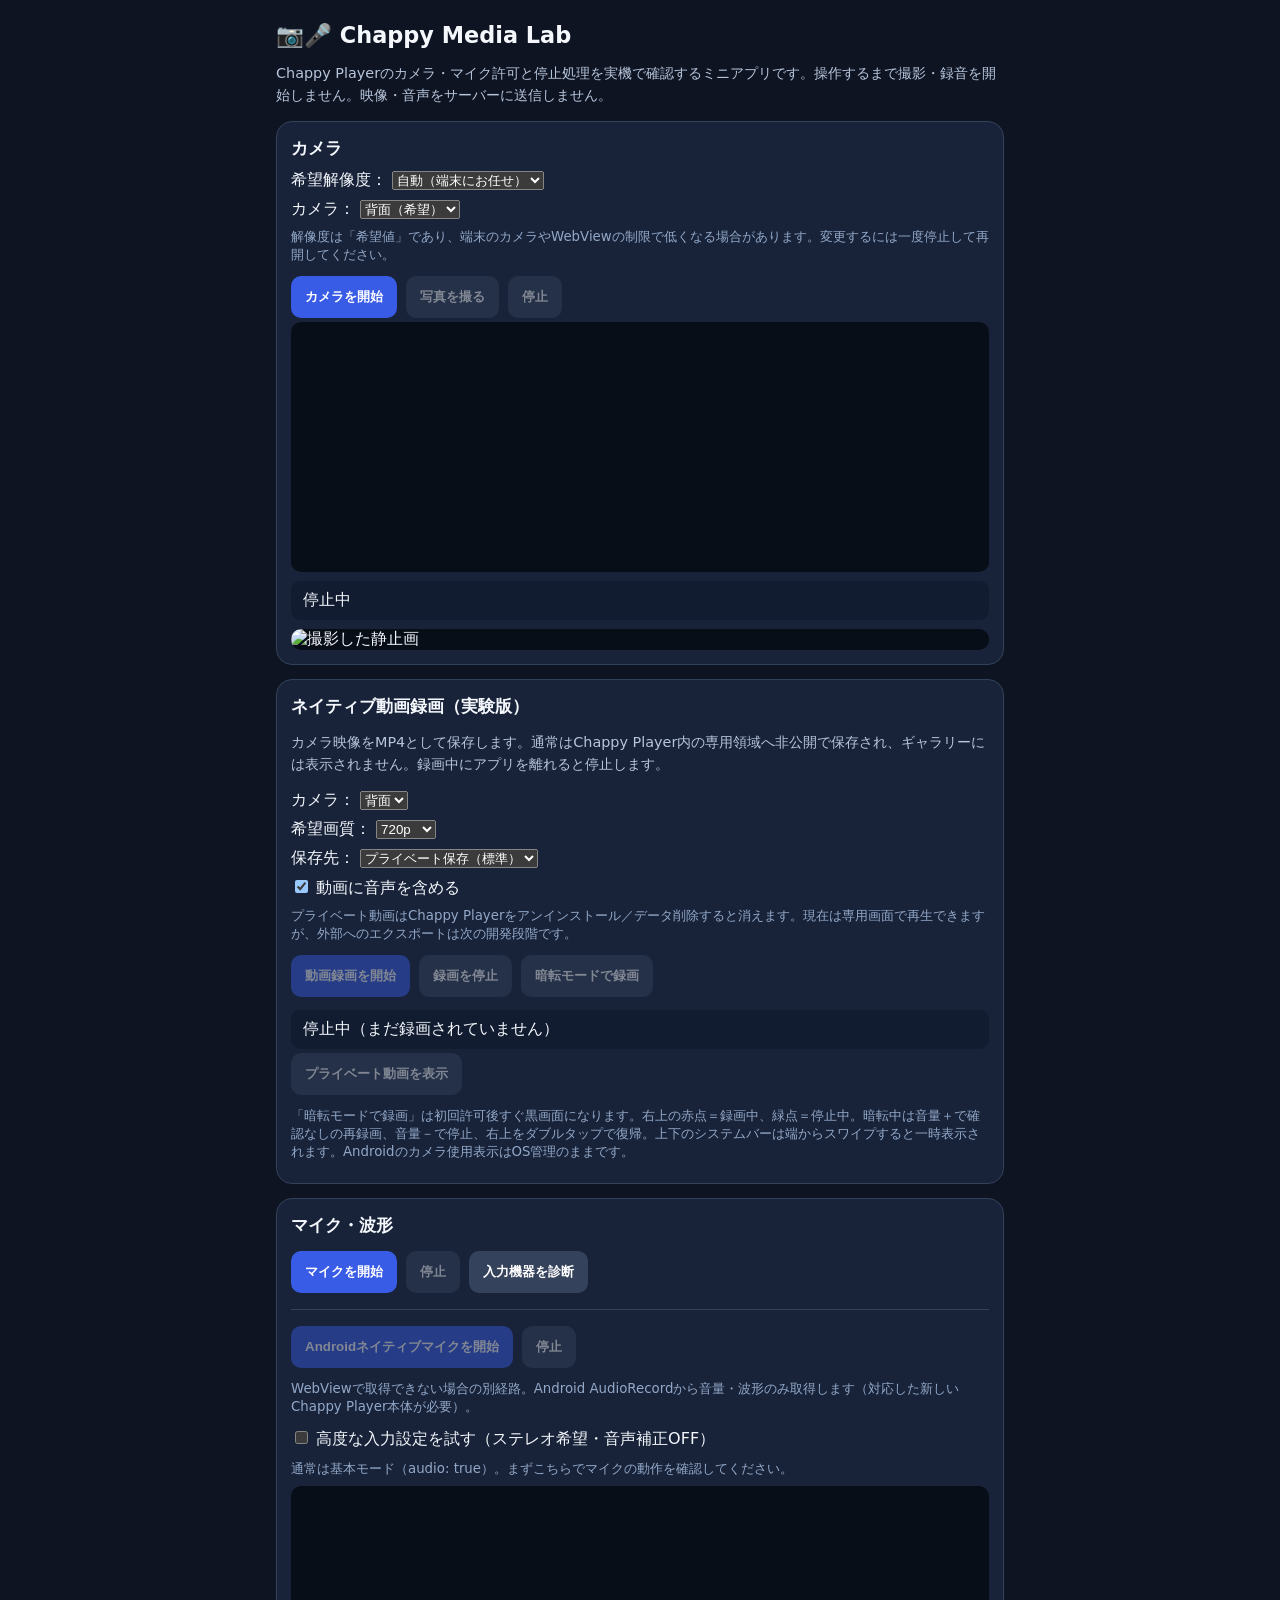
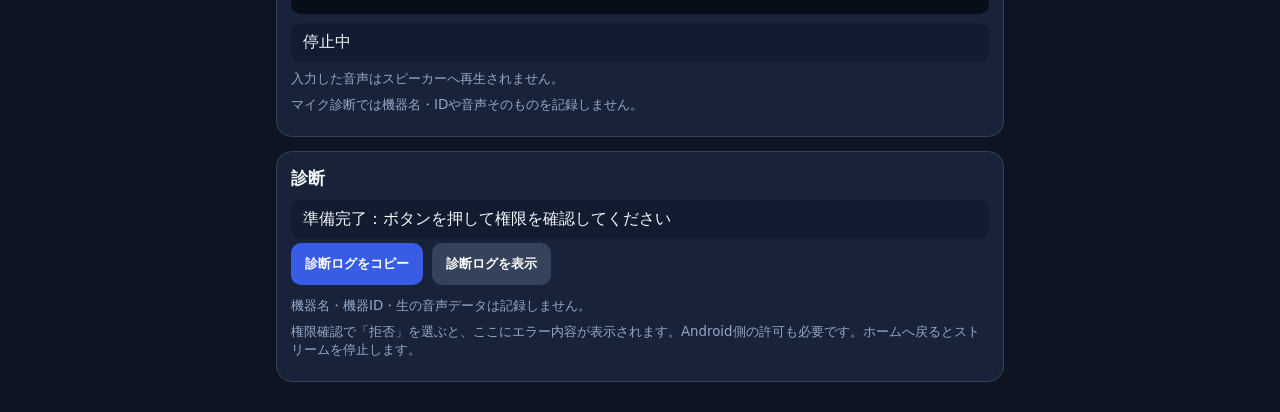
<file: sample_apps/media_probe/index.html>
<!doctype html>
<html lang="ja">
<head>
<meta charset="utf-8">
<meta name="viewport" content="width=device-width, initial-scale=1">
<title>Chappy Media Lab</title>
<style>
:root {color-scheme:dark;font-family:system-ui,-apple-system,sans-serif;background:#0e1422;color:#f4f7fc}
*{box-sizing:border-box} body{margin:0;padding:16px;max-width:760px;margin-inline:auto}
h1{font-size:1.4rem;margin:6px 0 4px}p{color:#b7c5db;line-height:1.5;font-size:.9rem}
section{border:1px solid #33425a;border-radius:16px;padding:14px;margin:14px 0;background:#182339}
h2{font-size:1.08rem;margin:0 0 10px}button{background:#395ce6;border:0;color:white;border-radius:10px;padding:12px 14px;font-weight:700;margin:4px 4px 4px 0}
button.secondary{background:#35425b}button:disabled{opacity:.45}
video,canvas, img{display:block;width:100%;border-radius:10px;background:#080e18;max-height:250px}
canvas{height:128px}img{margin-top:9px;max-height:220px;object-fit:contain}
small{display:block;color:#93a8c8;margin:8px 0;overflow-wrap:anywhere}
.status{padding:9px 12px;background:#111c30;border-radius:9px;margin-top:9px}
textarea{display:block;width:100%;margin-top:8px;background:#0c1527;color:#e9f2ff;
border:1px solid #425579;border-radius:10px;padding:10px;font-size:12px;
font-family:ui-monospace,monospace;line-height:1.4;resize:vertical}
textarea[hidden]{display:none}
</style>
</head>
<body>
<h1>📷🎤 Chappy Media Lab</h1>
<p>Chappy Playerのカメラ・マイク許可と停止処理を実機で確認するミニアプリです。操作するまで撮影・録音を開始しません。映像・音声をサーバーに送信しません。</p>
<section>
<h2>カメラ</h2>
<label style="display:block;margin:8px 0">
  希望解像度：
  <select id="cameraResolution">
    <option value="auto">自動（端末にお任せ）</option>
    <option value="720">HD・1280×720</option>
    <option value="1080">Full HD・1920×1080</option>
    <option value="2160">4K・3840×2160</option>
  </select>
</label>
<label style="display:block;margin:8px 0">
  カメラ：
  <select id="cameraLens">
    <option value="environment">背面（希望）</option>
    <option value="user">前面（希望）</option>
  </select>
</label>
<small>解像度は「希望値」であり、端末のカメラやWebViewの制限で低くなる場合があります。変更するには一度停止して再開してください。</small>
<button id="cameraOn">カメラを開始</button>
<button class="secondary" id="photo" disabled>写真を撮る</button>
<button class="secondary" id="cameraOff" disabled>停止</button>
<video id="view" autoplay muted playsinline></video>
<div class="status" id="cameraStatus">停止中</div>
<img id="snapshot" alt="撮影した静止画" hidden>
</section>
<section>
<h2>ネイティブ動画録画（実験版）</h2>
<p>カメラ映像をMP4として保存します。通常はChappy Player内の専用領域へ非公開で保存され、ギャラリーには表示されません。録画中にアプリを離れると停止します。</p>
<label style="display:block;margin:8px 0">カメラ：
  <select id="videoLens">
    <option value="back">背面</option>
    <option value="front">前面</option>
  </select>
</label>
<label style="display:block;margin:8px 0">希望画質：
  <select id="videoQuality">
    <option value="720">720p</option>
    <option value="1080">1080p</option>
  </select>
</label>
<label style="display:block;margin:8px 0">保存先：
  <select id="videoStorage">
    <option value="private">プライベート保存（標準）</option>
    <option value="gallery">ギャラリーに公開保存</option>
  </select>
</label>
<label style="display:block;margin:8px 0">
  <input type="checkbox" id="videoAudio" checked> 動画に音声を含める
</label>
<small>プライベート動画はChappy Playerをアンインストール／データ削除すると消えます。現在は専用画面で再生できますが、外部へのエクスポートは次の開発段階です。</small>
<button id="videoOn">動画録画を開始</button>
<button class="secondary" id="videoOff" disabled>録画を停止</button>
<button class="secondary" id="videoDark">暗転モードで録画</button>
<div class="status" id="videoStatus">停止中（まだ録画されていません）</div>
<button class="secondary" id="videoList">プライベート動画を表示</button>
<div id="videoLibrary"></div>
<small>「暗転モードで録画」は初回許可後すぐ黒画面になります。右上の赤点＝録画中、緑点＝停止中。暗転中は音量＋で確認なしの再録画、音量－で停止、右上をダブルタップで復帰。上下のシステムバーは端からスワイプすると一時表示されます。Androidのカメラ使用表示はOS管理のままです。</small>
</section>
<section>
<h2>マイク・波形</h2>
<button id="micOn">マイクを開始</button>
<button class="secondary" id="micOff" disabled>停止</button>
<button class="secondary" id="micProbe">入力機器を診断</button>
<div style="margin:12px 0;border-top:1px solid #33425a;padding-top:12px">
  <button id="nativeMicOn">Androidネイティブマイクを開始</button>
  <button class="secondary" id="nativeMicOff" disabled>停止</button>
  <small>WebViewで取得できない場合の別経路。Android AudioRecordから音量・波形のみ取得します（対応した新しいChappy Player本体が必要）。</small>
</div>
<label style="display:block;margin:10px 0">
  <input type="checkbox" id="advancedAudio">
  高度な入力設定を試す（ステレオ希望・音声補正OFF）
</label>
<small>通常は基本モード（audio: true）。まずこちらでマイクの動作を確認してください。</small>
<canvas id="wave" width="640" height="128" aria-label="マイク入力波形"></canvas>
<div class="status" id="micStatus">停止中</div>
<small id="micDetails">入力した音声はスピーカーへ再生されません。</small>
<small id="micProbeDetails">マイク診断では機器名・IDや音声そのものを記録しません。</small>
</section>
<section>
<h2>診断</h2>
<div class="status" id="diagnostic">初期化中...</div>
<button id="diagCopy">診断ログをコピー</button>
<button class="secondary" id="diagToggle">診断ログを表示</button>
<small id="diagCopyStatus">機器名・機器ID・生の音声データは記録しません。</small>
<textarea id="diagHistory" rows="7" readonly hidden aria-label="診断ログの内容"></textarea>
<small>権限確認で「拒否」を選ぶと、ここにエラー内容が表示されます。Android側の許可も必要です。ホームへ戻るとストリームを停止します。</small>
</section>
<script>
(() => {
  'use strict';
  const $ = id => document.getElementById(id);
  let cameraStream = null, micStream = null, audioContext = null;
  let nativeMicRunning = false, nativeMicTimer = 0, nativeMicBusy = false;
  let animation = 0, analyser = null;
  let videoRecording = false, videoBusy = false, videoStartBusy = false, videoTimer = 0, videoStopRequested = false;
  const diagnosticHistory = [];
  const maxHistory = 40;
  let nativeFramesBefore = 0, nativeLastProgressAt = 0;
  let nativeAudioDetected = false, nativeNoFramesReported = false;
  const canvas = $('wave'), ctx = canvas.getContext('2d');
  function status(id, value) { $(id).textContent = value; }
  function describe(error) {
    return (error && error.name ? error.name + ': ' : '') +
      String(error && error.message ? error.message : error);
  }
  function mark(message) {
    const safeMessage = String(message).slice(0, 400);
    status('diagnostic', safeMessage);
    const time = new Date().toLocaleTimeString('ja-JP', {hour12: false});
    diagnosticHistory.push('[' + time + '] ' + safeMessage);
    if (diagnosticHistory.length > maxHistory) diagnosticHistory.shift();
    $('diagHistory').value = diagnosticHistory.join('\n');
    try { if (window.Chappy) Chappy.log('[media-probe] ' + safeMessage); } catch (_) {}
  }
  async function copyDiagnostics() {
    const content = 'Chappy Media Lab / 診断ログ（最新' +
      diagnosticHistory.length + '件）\n' + diagnosticHistory.join('\n');
    const field = $('diagHistory');
    try {
      if (!navigator.clipboard || !navigator.clipboard.writeText) {
        throw new Error('Clipboard API is unavailable');
      }
      await navigator.clipboard.writeText(content);
      status('diagCopyStatus', '診断ログをコピーしました。チャットに貼り付けられます。');
    } catch (_) {
      field.hidden = false;
      $('diagToggle').textContent = '診断ログを隠す';
      field.value = content;
      field.focus(); field.select();
      status('diagCopyStatus', '自動コピーが使えません。表示した文章を長押しでコピーしてください。');
    }
  }
  function toggleDiagnostics() {
    const field = $('diagHistory');
    field.hidden = !field.hidden;
    $('diagToggle').textContent = field.hidden ? '診断ログを表示' : '診断ログを隠す';
  }
  function stopTracks(stream) {
    if (!stream) return;
    try { stream.getTracks().forEach(track => track.stop()); } catch (_) {}
  }
  function stopCamera() {
    stopTracks(cameraStream); cameraStream = null;
    $('view').pause(); $('view').srcObject = null;
    $('cameraOn').disabled = false;
    $('cameraOff').disabled = true;
    $('photo').disabled = true;
    $('cameraResolution').disabled = false;
    $('cameraLens').disabled = false;
    status('cameraStatus', '停止中');
  }
  async function stopMic() {
    cancelAnimationFrame(animation); animation = 0;
    stopTracks(micStream); micStream = null; analyser = null;
    const old = audioContext; audioContext = null;
    if (old) { try { await old.close(); } catch (_) {} }
    $('micOn').disabled = false;
    $('micOff').disabled = true;
    $('advancedAudio').disabled = false;
    status('micStatus', '停止中');
  }
  async function startCamera() {
    if (!navigator.mediaDevices || !navigator.mediaDevices.getUserMedia) {
      mark('getUserMedia が利用できません。WebView / Android設定を確認してください。');
      return;
    }
    const preset = $('cameraResolution').value;
    const lens = $('cameraLens').value;
    const dimensions = {
      '720': [1280, 720], '1080': [1920, 1080], '2160': [3840, 2160]
    };
    const preference = dimensions[preset];
    const video = {facingMode: {ideal: lens}};
    if (preference) {
      video.width = {ideal: preference[0]};
      video.height = {ideal: preference[1]};
    }
    $('cameraOn').disabled = true;
    $('cameraResolution').disabled = true;
    $('cameraLens').disabled = true;
    try {
      cameraStream = await navigator.mediaDevices.getUserMedia({
        video, audio: false
      });
      $('view').srcObject = cameraStream;
      await $('view').play();
      $('cameraOff').disabled = false;
      $('photo').disabled = false;
      const track = cameraStream.getVideoTracks()[0];
      const info = track && track.getSettings ? track.getSettings() : {};
      const width = info.width || $('view').videoWidth || '?';
      const height = info.height || $('view').videoHeight || '?';
      const requested = preference ? preference[0] + '×' + preference[1] : '自動';
      status('cameraStatus', '取得解像度：' + width + '×' + height +
        ' / 希望：' + requested +
        ' / カメラ：' + (info.facingMode || '不明'));
      mark('カメラ取得成功：希望 ' + requested + ' / 実際 ' + width + '×' + height);
    } catch (error) {
      stopCamera();
      mark('カメラ取得失敗（希望 ' + (preference ? preference.join('×') : '自動') +
        '）：' + describe(error));
    }
  }
  function snapshot() {
    if (!cameraStream || !$('view').videoWidth) return;
    const picture = document.createElement('canvas');
    picture.width = $('view').videoWidth;
    picture.height = $('view').videoHeight;
    picture.getContext('2d').drawImage($('view'), 0, 0);
    $('snapshot').src = picture.toDataURL('image/png');
    $('snapshot').hidden = false;
    mark('静止画キャプチャ成功：' + picture.width + '×' + picture.height +
      '（端末内プレビューのみ）');
  }
  function drawWave() {
    if (!analyser) return;
    const values = new Uint8Array(analyser.fftSize);
    analyser.getByteTimeDomainData(values);
    const w = canvas.width, h = canvas.height;
    ctx.fillStyle = '#081020'; ctx.fillRect(0, 0, w, h);
    ctx.strokeStyle = '#5eeab8'; ctx.lineWidth = 2; ctx.beginPath();
    let squared = 0;
    for (let i = 0; i < values.length; i++) {
      const y = values[i] / 128 - 1;
      squared += y * y;
      const x = i * w / (values.length - 1);
      if (!i) ctx.moveTo(x, h * (1 - y) / 2);
      else ctx.lineTo(x, h * (1 - y) / 2);
    }
    ctx.stroke();
    const rms = Math.sqrt(squared / values.length);
    status('micStatus', '入力中・RMS: ' + rms.toFixed(3));
    animation = requestAnimationFrame(drawWave);
  }
  async function diagnoseMicrophone() {
    const media = navigator.mediaDevices;
    const contextAvailable = Boolean(window.AudioContext || window.webkitAudioContext);
    const secure = window.isSecureContext === true;
    try {
      if (!media || !media.enumerateDevices) {
        status('micProbeDetails', '診断結果：enumerateDevicesは使用不可');
        mark('マイク機器診断：WebViewでenumerateDevicesが使えません' +
          ' / secureContext=' + secure + ' / AudioContext=' + contextAvailable);
        return;
      }
      const devices = await media.enumerateDevices();
      const inputs = devices.filter(item => item.kind === 'audioinput').length;
      const output = '音声入力候補：' + inputs + '件 / SecureContext：' + secure +
        ' / AudioContext：' + contextAvailable;
      status('micProbeDetails', output);
      mark('マイク機器診断：' + output);
    } catch (error) {
      const output = '機器診断に失敗：' + describe(error);
      status('micProbeDetails', output);
      mark(output);
    }
  }
  async function startMic() {
    if (nativeMicRunning) await stopNativeMic();
    if (!navigator.mediaDevices || !navigator.mediaDevices.getUserMedia) {
      mark('getUserMedia が利用できません。WebView / Android設定を確認してください。');
      return;
    }
    const advanced = $('advancedAudio').checked;
    const mode = advanced ? '高度な入力設定' : '基本入力';
    // Basic capture is the compatibility baseline. Advanced constraints are
    // opt-in so device-specific audio-source failures are easy to isolate.
    const constraints = advanced ? {
      video: false,
      audio: {channelCount: {ideal: 2},
        echoCancellation: false, noiseSuppression: false, autoGainControl: false}
    } : {video: false, audio: true};
    $('micOn').disabled = true;
    $('advancedAudio').disabled = true;
    status('micStatus', '接続中（' + mode + '）');
    mark('マイク取得開始：' + mode);
    let phase = 'getUserMedia';
    try {
      micStream = await navigator.mediaDevices.getUserMedia(constraints);
      mark('音声ストリーム取得成功：' + mode);
      phase = 'AudioContext';
      const AudioCtor = window.AudioContext || window.webkitAudioContext;
      if (!AudioCtor) throw new Error('AudioContext が利用できません');
      audioContext = new AudioCtor();
      await audioContext.resume();
      const input = audioContext.createMediaStreamSource(micStream);
      analyser = audioContext.createAnalyser();
      analyser.fftSize = 1024;
      input.connect(analyser);
      // Do not play the microphone through the speakers.
      const track = micStream.getAudioTracks()[0];
      const settings = track && track.getSettings ? track.getSettings() : {};
      status('micDetails', '入力チャンネル: ' + (settings.channelCount || '不明') +
        ' / sampleRate: ' + (settings.sampleRate || '不明') +
        ' / 使用モード: ' + mode + '（ステレオは端末次第）');
      $('micOff').disabled = false;
      drawWave();
      mark('マイク波形表示成功：' + mode);
    } catch (error) {
      await stopMic();
      const name = error && error.name ? error.name : 'Error';
      status('micDetails', name === 'NotReadableError' ?
        'マイク入力の開始に失敗。別の録音アプリを終了し、端末のマイク利用設定・Chappy Playerの権限を確認してください。' :
        '取得エラー：' + describe(error));
      mark('マイク取得失敗（' + mode + ' / ' + phase + '）：' + describe(error));
      await diagnoseMicrophone();
    }
  }
  function renderNativeLevels(snapshot) {
    const values = Array.isArray(snapshot.levels) ? snapshot.levels : [];
    const rms = Number(snapshot.rms) || 0;
    const w = canvas.width, h = canvas.height;
    ctx.fillStyle = '#081020'; ctx.fillRect(0, 0, w, h);
    ctx.strokeStyle = '#4ddff2'; ctx.lineWidth = 2;
    for (let i = 0; i < values.length; i++) {
      const level = Math.max(0, Math.min(1, Number(values[i]) || 0));
      const x = i * w / Math.max(1, values.length - 1);
      const amplitude = Math.max(1, level * h * 0.48);
      ctx.beginPath(); ctx.moveTo(x, h / 2 - amplitude);
      ctx.lineTo(x, h / 2 + amplitude); ctx.stroke();
    }
    const frames = Number(snapshot.framesRead) || 0;
    status('micStatus', 'Androidネイティブ入力中・RMS: ' + rms.toFixed(3) +
      ' / 読取フレーム: ' + frames);
    if (!nativeAudioDetected && rms >= 0.006) {
      nativeAudioDetected = true;
      mark('Androidネイティブマイクで音声入力を検出（RMS=' +
        rms.toFixed(3) + ' / 読取フレーム=' + frames + '）');
    }
    const now = Date.now();
    if (frames > nativeFramesBefore) {
      nativeFramesBefore = frames;
      nativeLastProgressAt = now;
    } else if (!nativeNoFramesReported && now - nativeLastProgressAt > 3000) {
      nativeNoFramesReported = true;
      mark('Androidネイティブマイクの読取フレームが増えません。録音入力の停止や端末設定を確認してください。');
    }
  }
  async function stopNativeMic() {
    clearInterval(nativeMicTimer); nativeMicTimer = 0;
    nativeMicRunning = false; nativeMicBusy = false;
    $('nativeMicOn').disabled = !(window.Chappy && Chappy.microphone);
    $('nativeMicOff').disabled = true;
    try {
      if (window.Chappy && Chappy.microphone) await Chappy.microphone.stop();
    } catch (_) {}
    status('micStatus', '停止中');
  }
  async function pollNativeMic() {
    if (nativeMicBusy || !nativeMicRunning) return;
    nativeMicBusy = true;
    try {
      const info = await Chappy.microphone.levels();
      if (!nativeMicRunning) return;
      if (!info || info.running !== true) {
        mark('ネイティブマイクが停止しました：' +
          (info && info.error ? String(info.error) : 'foreground capture ended'));
        await stopNativeMic();
        return;
      }
      renderNativeLevels(info);
    } catch (error) {
      mark('ネイティブマイク波形取得失敗：' + describe(error));
      await stopNativeMic();
    } finally {
      nativeMicBusy = false;
    }
  }
  async function startNativeMic() {
    if (!(window.Chappy && Chappy.microphone)) {
      mark('このChappy Player本体はネイティブマイク未対応です。新しいAPKに更新してください。');
      return;
    }
    if (nativeMicRunning) return;
    // Avoid competing for the same input device through WebRTC and AudioRecord.
    if (cameraStream) stopCamera();
    if (micStream) await stopMic();
    $('nativeMicOn').disabled = true;
    status('micStatus', 'Androidネイティブ入力の許可待ち');
    try {
      const info = await Chappy.microphone.start();
      if (!info || info.running !== true) throw new Error('AudioRecord was not started');
      nativeMicRunning = true;
      nativeFramesBefore = 0;
      nativeLastProgressAt = Date.now();
      nativeAudioDetected = false;
      nativeNoFramesReported = false;
      $('nativeMicOff').disabled = false;
      status('micDetails', 'ネイティブ取得：' + (info.sampleRate || '?') +
        ' Hz / ' + (info.channels || '?') + 'ch / ' + (info.source || 'unknown'));
      mark('Android AudioRecord取得成功。音量・波形データを確認します');
      nativeMicTimer = setInterval(() => { void pollNativeMic(); }, 120);
      await pollNativeMic();
    } catch (error) {
      await stopNativeMic();
      mark('Android AudioRecord取得失敗：' + describe(error));
    }
  }
  async function listPrivateVideos() {
    if (!(window.Chappy && Chappy.video)) return;
    try {
      const files = await Chappy.video.list();
      const root = $('videoLibrary');
      root.textContent = '';
      if (!files.length) {
        root.textContent = 'プライベート動画はまだありません。';
        return;
      }
      files.forEach(file => {
        const row = document.createElement('div');
        row.className = 'status';
        const label = document.createElement('span');
        label.textContent = file.id + ' (' +
          (Number(file.bytes || 0) / 1048576).toFixed(1) + ' MiB) ';
        const button = document.createElement('button');
        button.className = 'secondary';
        button.textContent = 'Chappy Player内で再生';
        button.addEventListener('click', async () => {
          try { await Chappy.video.open(file.id); }
          catch (error) { mark('動画再生失敗：' + describe(error)); }
        });
        const remove = document.createElement('button');
        remove.className = 'secondary';
        remove.textContent = '削除';
        remove.addEventListener('click', async () => {
          try {
            const deleted = await Chappy.video.delete(file.id);
            if (deleted) {
              mark('非公開動画を削除しました：' + file.id);
              await listPrivateVideos();
            } else {
              mark('動画削除はキャンセルされました');
            }
          } catch (error) { mark('動画削除失敗：' + describe(error)); }
        });
        row.appendChild(label); row.appendChild(button);
        row.appendChild(remove); root.appendChild(row);
      });
    } catch (error) {
      mark('非公開動画一覧の取得失敗：' + describe(error));
    }
  }
  async function pollVideo() {
    if (!videoRecording || videoBusy) return;
    videoBusy = true;
    try {
      const info = await Chappy.video.status();
      const state = info.state || 'idle';
      const seconds = Math.floor((Number(info.elapsedMs) || 0) / 1000);
      const minutes = String(Math.floor(seconds / 60)).padStart(2, '0');
      const count = String(seconds % 60).padStart(2, '0');
      const mib = ((Number(info.bytes) || 0) / 1048576).toFixed(1);
      status('videoStatus', state + ' ' + minutes + ':' + count + ' / ' + mib +
        ' MiB / ' + (info.storage === 'private' ? '非公開' : 'ギャラリー'));
      if (state === 'idle') {
        clearInterval(videoTimer); videoTimer = 0;
        videoRecording = false;
        $('videoOn').disabled = false;
        $('videoOff').disabled = true;
        $('videoDark').disabled = !(window.Chappy && Chappy.video);
        $('videoStorage').disabled = false;
        $('videoQuality').disabled = false;
        $('videoLens').disabled = false;
        $('videoAudio').disabled = false;
        if (info.error) mark('動画の保存に失敗：' + info.error);
        else if (info.fileName) mark('動画保存完了：' + info.fileName);
        else if (videoStopRequested) mark('動画録画を停止しました');
        videoStopRequested = false;
        await listPrivateVideos();
      }
    } catch (error) {
      clearInterval(videoTimer); videoTimer = 0;
      videoRecording = false;
      mark('動画録画の状態取得失敗：' + describe(error));
      $('videoOn').disabled = false;
      $('videoOff').disabled = true;
      $('videoDark').disabled = !(window.Chappy && Chappy.video);
    } finally {
      videoBusy = false;
    }
  }
  async function startVideoRecording(startDark = false) {
    if (!(window.Chappy && Chappy.video)) {
      mark('このChappy Player本体はネイティブ動画録画に未対応です。');
      return;
    }
    if (videoRecording || videoStartBusy) return;
    videoStartBusy = true;
    if (cameraStream) stopCamera();
    if (micStream) await stopMic();
    if (nativeMicRunning) await stopNativeMic();
    const options = {
      lens: $('videoLens').value,
      quality: $('videoQuality').value,
      audio: $('videoAudio').checked,
      storage: $('videoStorage').value,
    };
    $('videoOn').disabled = true;
    $('videoDark').disabled = true;
    ['videoStorage', 'videoQuality', 'videoLens', 'videoAudio']
      .forEach(id => { $(id).disabled = true; });
    status('videoStatus', 'Androidカメラの準備中...');
    try {
      const started = await Chappy.video.start(options);
      if (!started || !['starting', 'recording'].includes(started.state)) {
        throw new Error('動画レコーダーが開始されませんでした');
      }
      videoRecording = true;
      videoStopRequested = false;
      $('videoOff').disabled = false;
      $('videoDark').disabled = false;
      videoTimer = setInterval(() => { void pollVideo(); }, 400);
      mark('CameraX 動画録画開始：' + options.quality + 'p / ' + options.storage +
        ' / 音声=' + options.audio);
      await pollVideo();
      if (startDark && videoRecording) {
        try {
          const active = await Chappy.video.dark(true);
          if (!active) mark('録画は開始しましたが暗転に失敗しました。');
        } catch (error) {
          mark('録画は開始しましたが暗転に失敗：' + describe(error));
        }
      }
    } catch (error) {
      mark('動画録画開始失敗：' + describe(error));
      $('videoOn').disabled = false;
      $('videoDark').disabled = false;
      ['videoStorage', 'videoQuality', 'videoLens', 'videoAudio']
        .forEach(id => { $(id).disabled = false; });
    } finally {
      videoStartBusy = false;
    }
  }
  async function stopVideoRecording() {
    if (!(window.Chappy && Chappy.video) || !videoRecording) return;
    videoStopRequested = true;
    $('videoOff').disabled = true;
    status('videoStatus', 'MP4ファイルを確定中...');
    try { await Chappy.video.stop(); }
    catch (error) { mark('動画停止失敗：' + describe(error)); }
  }
  async function darkVideoRecording() {
    if (!(window.Chappy && Chappy.video)) return;
    if (!videoRecording) {
      await startVideoRecording(true);
      return;
    }
    try {
      const active = await Chappy.video.dark(true);
      if (!active) mark('暗転モードを開始できません。録画状態を確認してください。');
    } catch (error) { mark('暗転モード失敗：' + describe(error)); }
  }
  // Native host sends this after volume-up restarts within approved dark session.
  window.addEventListener('chappy-native-video-started', () => {
    videoRecording = true;
    videoStopRequested = false;
    $('videoOn').disabled = true;
    $('videoOff').disabled = false;
    $('videoDark').disabled = false;
    ['videoStorage', 'videoQuality', 'videoLens', 'videoAudio']
      .forEach(id => { $(id).disabled = true; });
    clearInterval(videoTimer);
    videoTimer = setInterval(() => { void pollVideo(); }, 400);
    void pollVideo();
    mark('音量＋から動画の再録画を開始しました');
  });
  $('videoOn').addEventListener('click', () => { void startVideoRecording(); });
  $('videoOff').addEventListener('click', () => { void stopVideoRecording(); });
  $('videoDark').addEventListener('click', () => { void darkVideoRecording(); });
  $('videoList').addEventListener('click', () => { void listPrivateVideos(); });
  $('diagCopy').addEventListener('click', () => { void copyDiagnostics(); });
  $('diagToggle').addEventListener('click', toggleDiagnostics);
  $('cameraOn').addEventListener('click', startCamera);
  $('cameraOff').addEventListener('click', stopCamera);
  $('photo').addEventListener('click', snapshot);
  $('micOn').addEventListener('click', startMic);
  $('nativeMicOn').addEventListener('click', startNativeMic);
  $('nativeMicOff').addEventListener('click', () => { void stopNativeMic(); });
  $('micProbe').addEventListener('click', diagnoseMicrophone);
  $('micOff').addEventListener('click', () => { void stopMic(); });
  document.addEventListener('visibilitychange', () => {
    if (document.hidden) {
      stopCamera(); void stopMic(); void stopNativeMic();
      clearInterval(videoTimer);
      if (videoRecording && window.Chappy && Chappy.video) {
        void Chappy.video.stop();
      }
      videoRecording = false;
    }
  });
  window.addEventListener('pagehide', () => {
    stopCamera(); void stopMic(); void stopNativeMic();
    clearInterval(videoTimer);
    if (videoRecording && window.Chappy && Chappy.video) {
      void Chappy.video.stop();
    }
  });
  $('nativeMicOn').disabled = !(window.Chappy && Chappy.microphone);
  $('videoOn').disabled = !(window.Chappy && Chappy.video);
  $('videoDark').disabled = !(window.Chappy && Chappy.video);
  $('videoList').disabled = !(window.Chappy && Chappy.video);
  mark('準備完了：ボタンを押して権限を確認してください');
})();
</script>
</body>
</html>
</file>
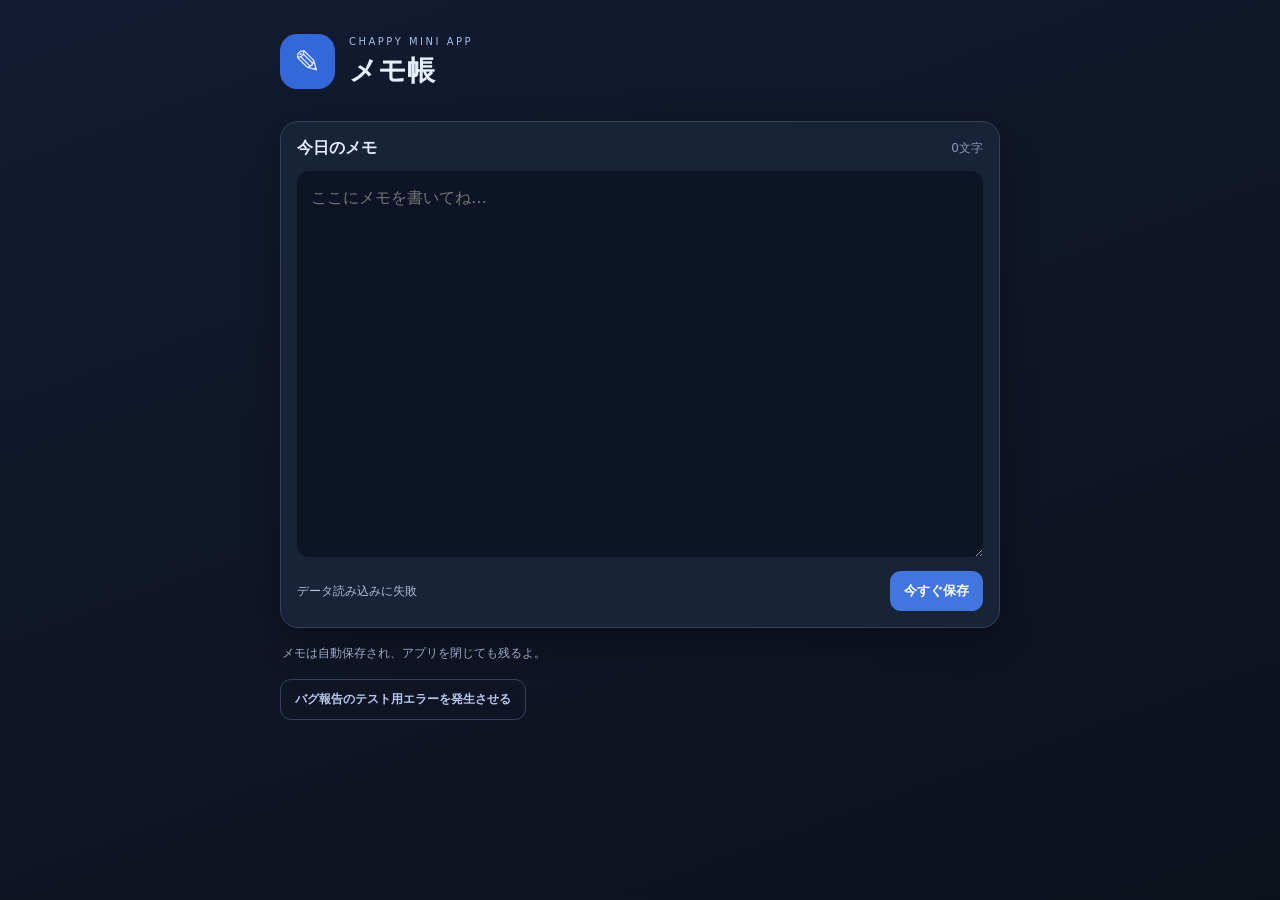
<file: sample_apps/memo/index.html>
<!doctype html>
<html lang="ja">
<head>
  <meta charset="utf-8">
  <meta name="viewport" content="width=device-width, initial-scale=1, maximum-scale=1">
  <meta name="theme-color" content="#101827">
  <title>Chappy メモ帳</title>
  <link rel="stylesheet" href="style.css">
</head>
<body>
  <main>
    <div class="header"><span class="logo">✎</span><div><small>CHAPPY MINI APP</small><h1>メモ帳</h1></div></div>
    <div class="panel">
      <div class="panel-title"><label for="notes">今日のメモ</label><span id="length">0文字</span></div>
      <textarea id="notes" rows="14" placeholder="ここにメモを書いてね…" spellcheck="false"></textarea>
      <div class="footer"><span id="status">読み込み中…</span><button id="save" type="button">今すぐ保存</button></div>
    </div>
    <p class="hint">メモは自動保存され、アプリを閉じても残るよ。</p>
    <button id="test" type="button" class="ghost">バグ報告のテスト用エラーを発生させる</button>
  </main>
  <script src="main.js"></script>
</body>
</html>
</file>
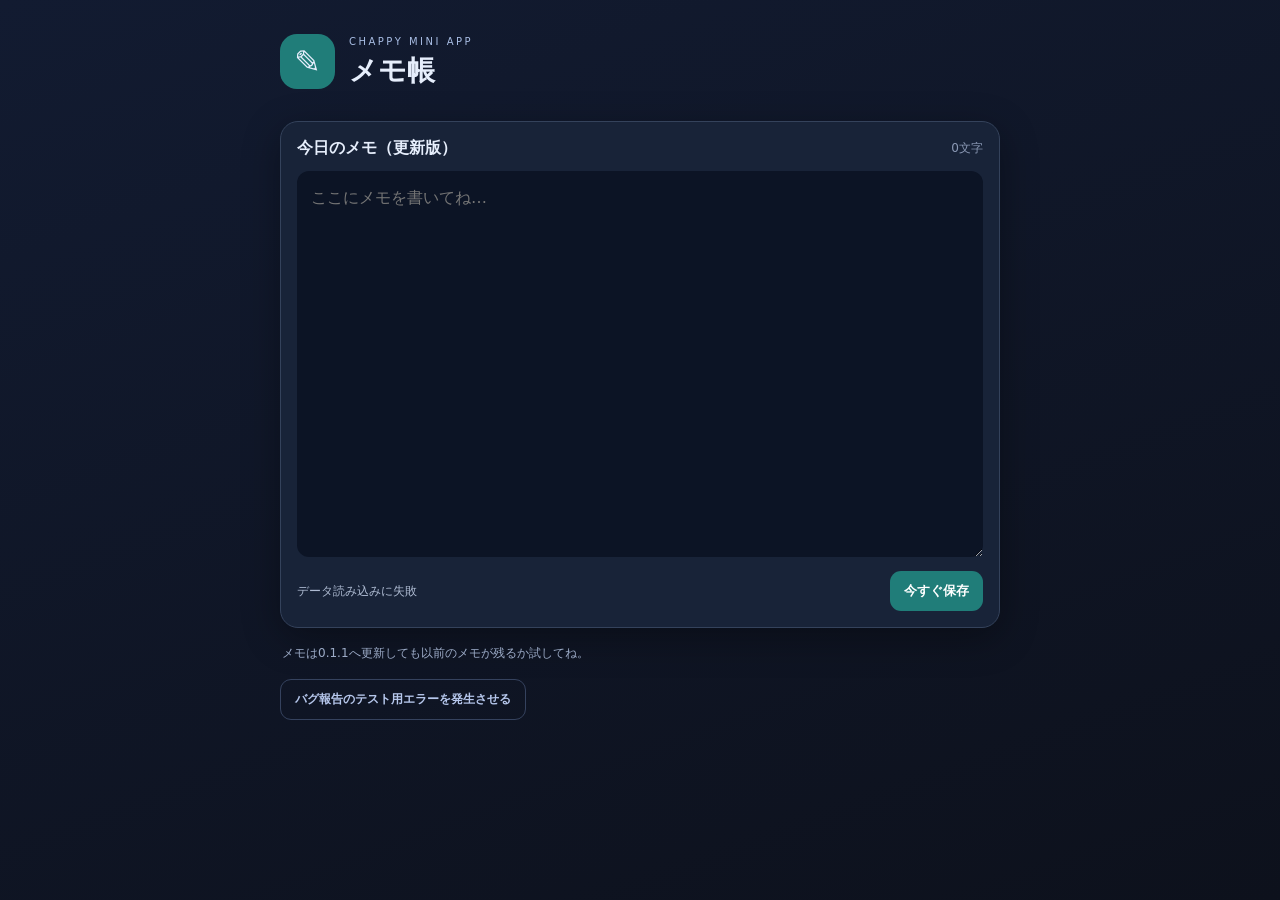
<file: sample_apps/memo_update/index.html>
<!doctype html>
<html lang="ja">
<head>
  <meta charset="utf-8">
  <meta name="viewport" content="width=device-width, initial-scale=1, maximum-scale=1">
  <meta name="theme-color" content="#101827">
  <title>Chappy メモ帳</title>
  <link rel="stylesheet" href="style.css">
</head>
<body>
  <main>
    <div class="header"><span class="logo">✎</span><div><small>CHAPPY MINI APP</small><h1>メモ帳</h1></div></div>
    <div class="panel">
      <div class="panel-title"><label for="notes">今日のメモ（更新版）</label><span id="length">0文字</span></div>
      <textarea id="notes" rows="14" placeholder="ここにメモを書いてね…" spellcheck="false"></textarea>
      <div class="footer"><span id="status">読み込み中…</span><button id="save" type="button">今すぐ保存</button></div>
    </div>
    <p class="hint">メモは0.1.1へ更新しても以前のメモが残るか試してね。</p>
    <button id="test" type="button" class="ghost">バグ報告のテスト用エラーを発生させる</button>
  </main>
  <script src="main.js"></script>
</body>
</html>
</file>
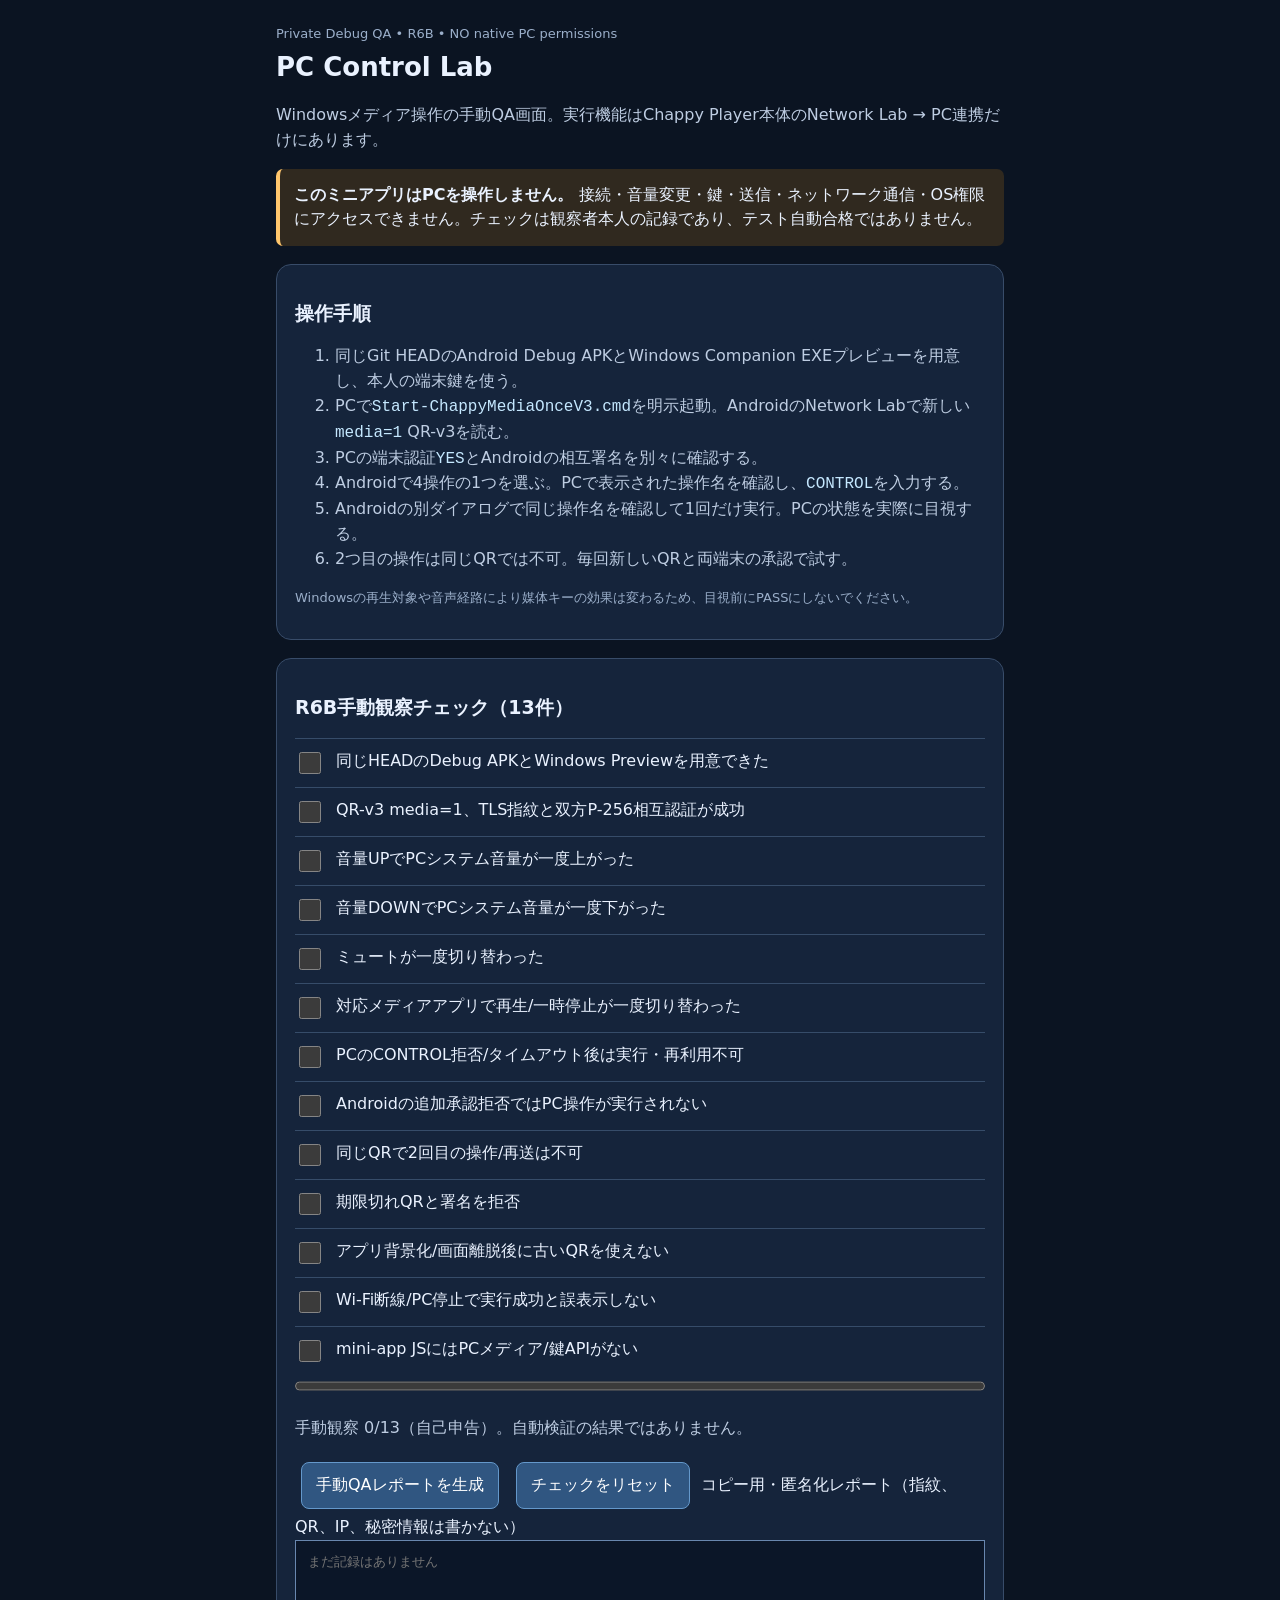
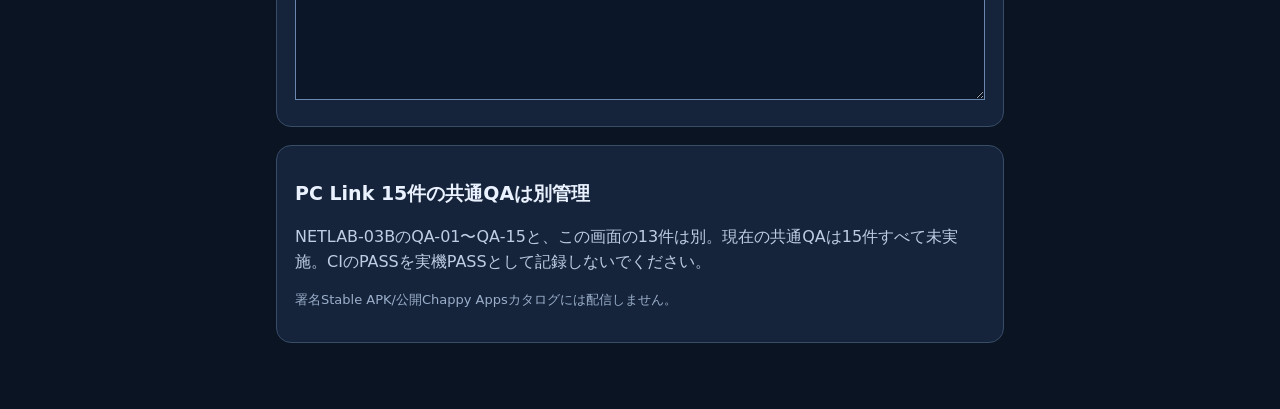
<file: sample_apps/pc_control_lab/index.html>
<!doctype html>
<html lang="ja"><head>
<meta charset="utf-8"><meta name="viewport" content="width=device-width,initial-scale=1">
<title>PC Control Lab R6B | Private Debug QA</title>
<style>
:root{color-scheme:dark;font:16px/1.55 system-ui,sans-serif;color:#eaf2ff;background:#0b1422}
*{box-sizing:border-box}body{max-width:760px;margin:0 auto;padding:24px 16px 52px}
h1{font-size:26px;margin:.1em 0}h2{font-size:19px}
p,li{color:#becde2}section{border:1px solid #384c69;border-radius:15px;padding:18px;margin:18px 0;background:#15243b}
.banner{border-left:4px solid #ffc66c;background:#30291f;padding:14px;border-radius:7px}
.check{display:flex;gap:12px;align-items:flex-start;border-top:1px solid #364c69;padding:10px 0}
input[type=checkbox]{height:22px;width:22px;flex:none;accent-color:#77c2fb;margin-top:3px}
progress{width:100%;height:18px}textarea{width:100%;height:160px;background:#0b1628;color:#f8faff;border:1px solid #6987af;padding:12px;resize:vertical}
button{background:#305681;color:#fff;border:1px solid #6498cb;padding:10px 14px;margin:6px;border-radius:8px;font:inherit}
button:focus-visible,input:focus-visible,textarea:focus-visible{outline:3px solid #b4ddfc;outline-offset:2px}
code{color:#c5e8ff}.sub{color:#9bafca;font-size:13px}
</style></head><body>
<div class="sub">Private Debug QA • R6B • NO native PC permissions</div>
<h1>PC Control Lab</h1>
<p>Windowsメディア操作の手動QA画面。実行機能はChappy Player本体のNetwork Lab → PC連携だけにあります。</p>
<div class="banner" role="note"><strong>このミニアプリはPCを操作しません。</strong> 接続・音量変更・鍵・送信・ネットワーク通信・OS権限にアクセスできません。チェックは観察者本人の記録であり、テスト自動合格ではありません。</div>
<section><h2>操作手順</h2><ol>
<li>同じGit HEADのAndroid Debug APKとWindows Companion EXEプレビューを用意し、本人の端末鍵を使う。</li>
<li>PCで<code>Start-ChappyMediaOnceV3.cmd</code>を明示起動。AndroidのNetwork Labで新しい<code>media=1</code> QR-v3を読む。</li>
<li>PCの端末認証<code>YES</code>とAndroidの相互署名を別々に確認する。</li>
<li>Androidで4操作の1つを選ぶ。PCで表示された操作名を確認し、<code>CONTROL</code>を入力する。</li>
<li>Androidの別ダイアログで同じ操作名を確認して1回だけ実行。PCの状態を実際に目視する。</li>
<li>2つ目の操作は同じQRでは不可。毎回新しいQRと両端末の承認で試す。</li>
</ol><p class="sub">Windowsの再生対象や音声経路により媒体キーの効果は変わるため、目視前にPASSにしないでください。</p></section>
<section><h2>R6B手動観察チェック（13件）</h2><div id="cases">
<label class="check"><input type="checkbox" data-r6b="boot">同じHEADのDebug APKとWindows Previewを用意できた</label>
<label class="check"><input type="checkbox" data-r6b="qr">QR-v3 media=1、TLS指紋と双方P-256相互認証が成功</label>
<label class="check"><input type="checkbox" data-r6b="volume_up">音量UPでPCシステム音量が一度上がった</label>
<label class="check"><input type="checkbox" data-r6b="volume_down">音量DOWNでPCシステム音量が一度下がった</label>
<label class="check"><input type="checkbox" data-r6b="toggle_mute">ミュートが一度切り替わった</label>
<label class="check"><input type="checkbox" data-r6b="play_pause">対応メディアアプリで再生/一時停止が一度切り替わった</label>
<label class="check"><input type="checkbox" data-r6b="pc_deny">PCのCONTROL拒否/タイムアウト後は実行・再利用不可</label>
<label class="check"><input type="checkbox" data-r6b="phone_deny">Androidの追加承認拒否ではPC操作が実行されない</label>
<label class="check"><input type="checkbox" data-r6b="replay">同じQRで2回目の操作/再送は不可</label>
<label class="check"><input type="checkbox" data-r6b="expire">期限切れQRと署名を拒否</label>
<label class="check"><input type="checkbox" data-r6b="background">アプリ背景化/画面離脱後に古いQRを使えない</label>
<label class="check"><input type="checkbox" data-r6b="offline">Wi-Fi断線/PC停止で実行成功と誤表示しない</label>
<label class="check"><input type="checkbox" data-r6b="bridge">mini-app JSにはPCメディア/鍵APIがない</label>
</div>
<progress id="progress" max="13" value="0" aria-label="R6B手動QA進捗"></progress>
<p id="progressText" role="status" aria-live="polite">手動観察0/13。自動合格ではありません。</p>
<button id="report" type="button">手動QAレポートを生成</button>
<button id="reset" type="button">チェックをリセット</button>
<label for="output">コピー用・匿名化レポート（指紋、QR、IP、秘密情報は書かない）</label>
<textarea id="output" readonly placeholder="まだ記録はありません"></textarea>
</section>
<section><h2>PC Link 15件の共通QAは別管理</h2>
<p>NETLAB-03BのQA-01〜QA-15と、この画面の13件は別。現在の共通QAは15件すべて未実施。CIのPASSを実機PASSとして記録しないでください。</p>
<p class="sub">署名Stable APK/公開Chappy Appsカタログには配信しません。</p></section>
<script>
(() => {
  'use strict';
  const cases = Array.from(document.querySelectorAll('[data-r6b]'));
  const progress = document.getElementById('progress');
  const summary = document.getElementById('progressText');
  const output = document.getElementById('output');
  const update = () => {
    const passed = cases.filter(item => item.checked).length;
    progress.value = passed;
    summary.textContent = '手動観察 ' + passed + '/' + cases.length +
      '（自己申告）。自動検証の結果ではありません。';
  };
  cases.forEach(item => item.addEventListener('change', update));
  document.getElementById('report').addEventListener('click', () => {
    output.value = 'PC Control Lab R6B 手動QA\n' +
      cases.map(item => (item.checked ? '[x] ' : '[ ] ') +
        item.getAttribute('data-r6b')).join('\n') +
      '\n共通15件QAはこの画面では実施判定できません。' +
      '\n端末/日時/観察は安全な別記録へ。秘密情報は貼らないでください。';
  });
  document.getElementById('reset').addEventListener('click', () => {
    cases.forEach(item => { item.checked = false; });
    output.value = '';
    update();
  });
  update();
})();
</script></body></html>
</file>
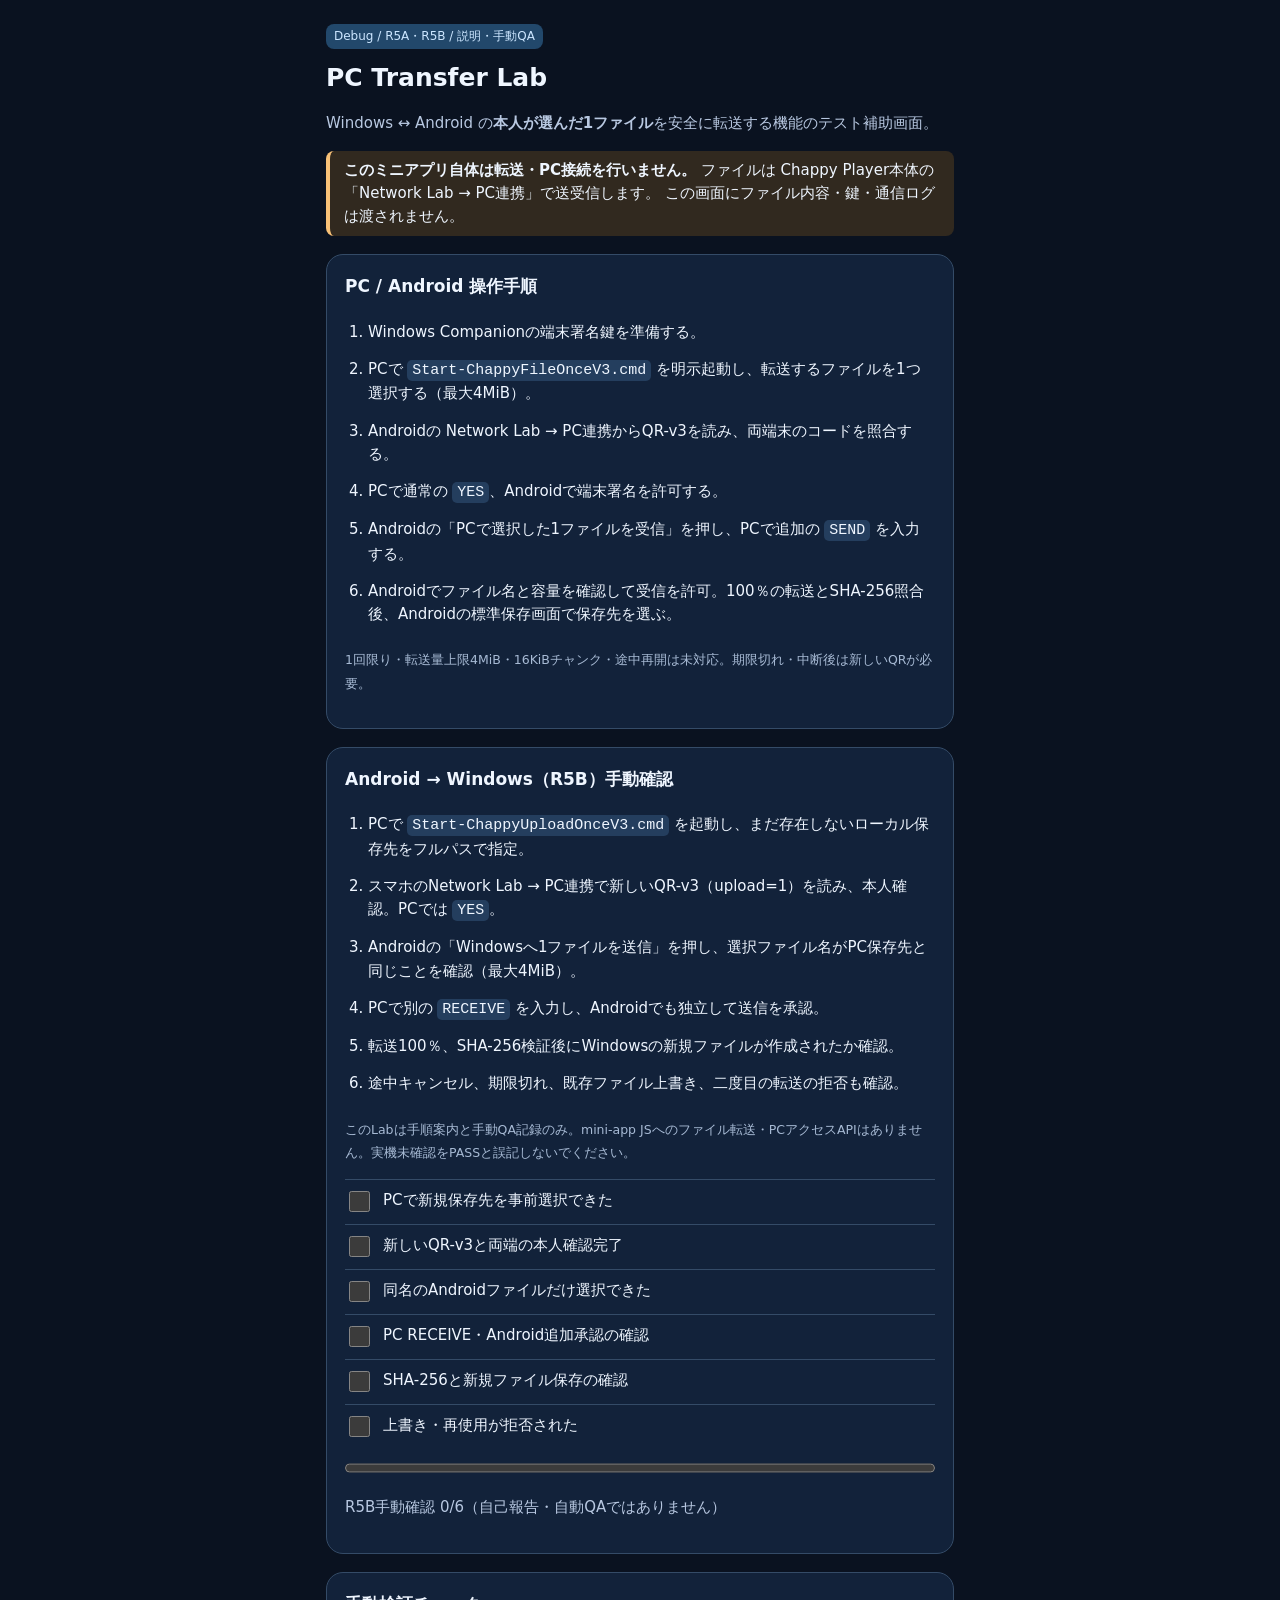
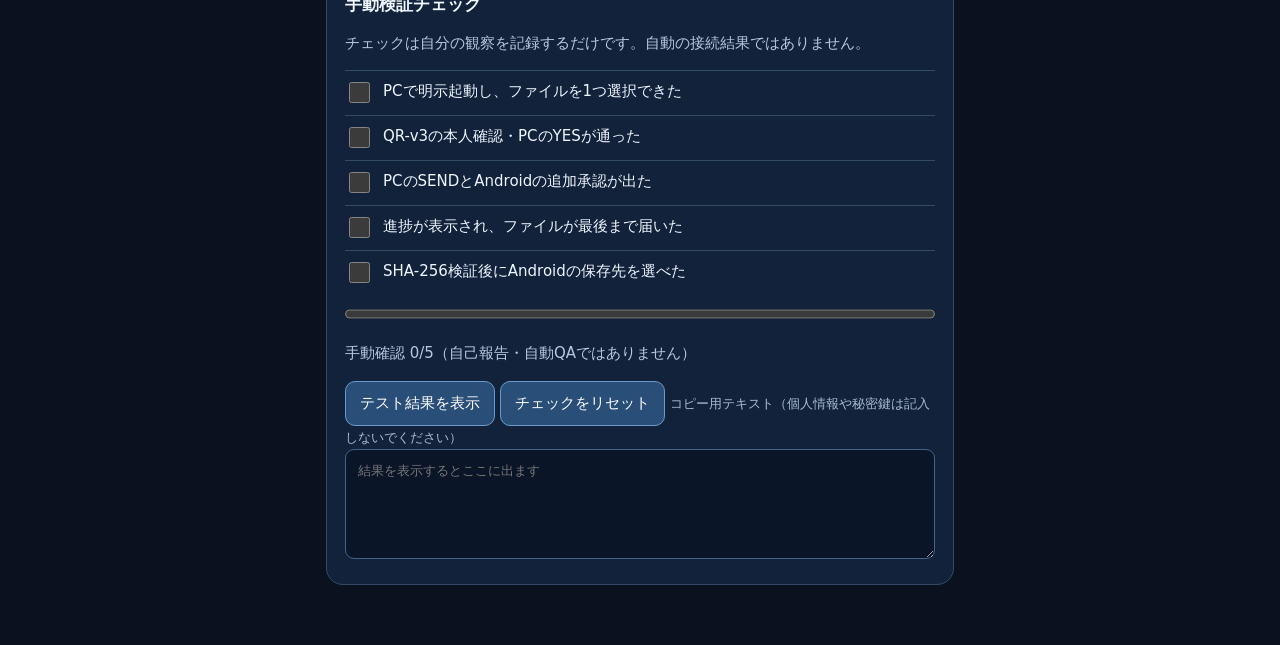
<file: sample_apps/pc_transfer_lab/index.html>
<!doctype html>
<html lang="ja">
<head>
  <meta charset="utf-8">
  <meta name="viewport" content="width=device-width, initial-scale=1">
  <title>PC Transfer Lab</title>
  <style>
    :root { color-scheme: dark; font: 15px/1.55 system-ui, sans-serif;
      background: #0a1220; color: #eff6ff; }
    * { box-sizing: border-box; }
    body { margin: auto; max-width: 660px; padding: 24px 16px 48px; }
    h1 { font-size: 25px; margin: 0 0 5px; }
    h2 { font-size: 17px; margin-top: 0; }
    p { color: #b8c8e1; }
    small { color: #a7bad4; }
    .tag { display: inline-block; border-radius: 8px; background: #22486b;
      color: #cce6ff; padding: 3px 8px; margin-bottom: 10px; font-size: 12px; }
    section { border: 1px solid #344b67; background: #12223a;
      border-radius: 17px; padding: 18px; margin: 18px 0; }
    .notice { border-left: 4px solid #f8c177; padding: 8px 14px;
      background: #31291f; border-radius: 8px; }
    ol { margin: 0; padding-left: 23px; }
    li { padding: 7px 0; }
    .check { display: flex; gap: 10px; align-items: start; padding: 9px 0;
      border-top: 1px solid #344b67; }
    input[type=checkbox] { width: 21px; height: 21px; flex: none; margin-top: 2px;
      accent-color: #5cb7fa; }
    progress { width: 100%; height: 18px; margin-top: 10px; }
    button { border: 1px solid #6b9bce; border-radius: 10px; padding: 10px 14px;
      background: #294e78; color: white; font: inherit; }
    button:focus-visible, input:focus-visible, textarea:focus-visible {
      outline: 3px solid #8aceff; outline-offset: 3px; }
    textarea { width: 100%; min-height: 110px; background: #0a1528;
      color: #f5fbff; padding: 12px; border: 1px solid #42638a;
      border-radius: 9px; font: 13px/1.5 monospace; resize: vertical; }
    code { background: #243e5e; padding: 2px 5px; border-radius: 5px; }
  </style>
</head>
<body>
  <span class="tag">Debug / R5A・R5B / 説明・手動QA</span>
  <h1>PC Transfer Lab</h1>
  <p>Windows ↔ Android の<strong>本人が選んだ1ファイル</strong>を安全に転送する機能のテスト補助画面。</p>
  <div class="notice">
    <strong>このミニアプリ自体は転送・PC接続を行いません。</strong>
    ファイルは Chappy Player本体の「Network Lab → PC連携」で送受信します。
    この画面にファイル内容・鍵・通信ログは渡されません。
  </div>

  <section>
    <h2>PC / Android 操作手順</h2>
    <ol>
      <li>Windows Companionの端末署名鍵を準備する。</li>
      <li>PCで <code>Start-ChappyFileOnceV3.cmd</code> を明示起動し、転送するファイルを1つ選択する（最大4MiB）。</li>
      <li>Androidの Network Lab → PC連携からQR-v3を読み、両端末のコードを照合する。</li>
      <li>PCで通常の <code>YES</code>、Androidで端末署名を許可する。</li>
      <li>Androidの「PCで選択した1ファイルを受信」を押し、PCで追加の <code>SEND</code> を入力する。</li>
      <li>Androidでファイル名と容量を確認して受信を許可。100％の転送とSHA-256照合後、Androidの標準保存画面で保存先を選ぶ。</li>
    </ol>
    <p><small>1回限り・転送量上限4MiB・16KiBチャンク・途中再開は未対応。期限切れ・中断後は新しいQRが必要。</small></p>
  </section>

  <section>
    <h2>Android → Windows（R5B）手動確認</h2>
    <ol>
      <li>PCで <code>Start-ChappyUploadOnceV3.cmd</code> を起動し、まだ存在しないローカル保存先をフルパスで指定。</li>
      <li>スマホのNetwork Lab → PC連携で新しいQR-v3（upload=1）を読み、本人確認。PCでは <code>YES</code>。</li>
      <li>Androidの「Windowsへ1ファイルを送信」を押し、選択ファイル名がPC保存先と同じことを確認（最大4MiB）。</li>
      <li>PCで別の <code>RECEIVE</code> を入力し、Androidでも独立して送信を承認。</li>
      <li>転送100％、SHA-256検証後にWindowsの新規ファイルが作成されたか確認。</li>
      <li>途中キャンセル、期限切れ、既存ファイル上書き、二度目の転送の拒否も確認。</li>
    </ol>
    <p><small>このLabは手順案内と手動QA記録のみ。mini-app JSへのファイル転送・PCアクセスAPIはありません。実機未確認をPASSと誤記しないでください。</small></p>
    <div id="uploadChecks">
      <label class="check"><input type="checkbox" data-uploadqa="dest">PCで新規保存先を事前選択できた</label>
      <label class="check"><input type="checkbox" data-uploadqa="qr">新しいQR-v3と両端の本人確認完了</label>
      <label class="check"><input type="checkbox" data-uploadqa="file">同名のAndroidファイルだけ選択できた</label>
      <label class="check"><input type="checkbox" data-uploadqa="consent">PC RECEIVE・Android追加承認の確認</label>
      <label class="check"><input type="checkbox" data-uploadqa="saved">SHA-256と新規ファイル保存の確認</label>
      <label class="check"><input type="checkbox" data-uploadqa="deny">上書き・再使用が拒否された</label>
    </div>
    <progress id="uploadProgress" max="6" value="0" aria-label="R5B手動確認"></progress>
    <p id="uploadProgressText" role="status">R5B手動確認 0/6（実機未確認）</p>
  </section>

  <section>
    <h2>手動検証チェック</h2>
    <p>チェックは自分の観察を記録するだけです。自動の接続結果ではありません。</p>
    <div id="checks">
      <label class="check"><input type="checkbox" data-qa="startup">PCで明示起動し、ファイルを1つ選択できた</label>
      <label class="check"><input type="checkbox" data-qa="identity">QR-v3の本人確認・PCのYESが通った</label>
      <label class="check"><input type="checkbox" data-qa="consent">PCのSENDとAndroidの追加承認が出た</label>
      <label class="check"><input type="checkbox" data-qa="transfer">進捗が表示され、ファイルが最後まで届いた</label>
      <label class="check"><input type="checkbox" data-qa="save">SHA-256検証後にAndroidの保存先を選べた</label>
    </div>
    <progress id="progress" max="5" value="0" aria-label="手動検証進捗"></progress>
    <p id="progressText" role="status" aria-live="polite">手動確認 0/5（実機テスト結果未登録）</p>
    <button id="report" type="button">テスト結果を表示</button>
    <button id="clear" type="button">チェックをリセット</button>
    <label for="output"><small>コピー用テキスト（個人情報や秘密鍵は記入しないでください）</small></label>
    <textarea id="output" readonly placeholder="結果を表示するとここに出ます"></textarea>
  </section>
  <script>
    (() => {
      'use strict';
      const inputs = Array.from(document.querySelectorAll('[data-qa]'));
      const meter = document.getElementById('progress');
      const label = document.getElementById('progressText');
      const output = document.getElementById('output');
      const uploadChecks = Array.from(document.querySelectorAll('[data-uploadqa]'));
      const uploadMeter = document.getElementById('uploadProgress');
      const uploadLabel = document.getElementById('uploadProgressText');
      function update() {
        const passed = inputs.filter(item => item.checked).length;
        meter.value = passed;
        const uploadPassed = uploadChecks.filter(item => item.checked).length;
        uploadMeter.value = uploadPassed;
        uploadLabel.textContent = 'R5B手動確認 ' + uploadPassed + '/6（自己報告・自動QAではありません）';
        label.textContent = '手動確認 ' + passed + '/5（自己報告・自動QAではありません）';
      }
      inputs.forEach(item => item.addEventListener('change', update));
      uploadChecks.forEach(item => item.addEventListener('change', update));
      document.getElementById('report').addEventListener('click', () => {
        output.value = 'PC Transfer Lab R5A / R5B 手動確認（自動検証ではない）\n' +
          inputs.map(item => (item.checked ? '[x] ' : '[ ] ') +
            item.parentElement.textContent.trim()).join('\n') +
          '\n[R5B Android → PC]\n' +
          uploadChecks.map(item => (item.checked ? '[x] ' : '[ ] ') +
            item.parentElement.textContent.trim()).join('\n') +
          '\n未確認・実機動作の成否は別途開発ログに記録。';
      });
      document.getElementById('clear').addEventListener('click', () => {
        inputs.forEach(item => { item.checked = false; });
        uploadChecks.forEach(item => { item.checked = false; });
        output.value = '';
        update();
      });
      update();
    })();
  </script>
</body>
</html>
</file>
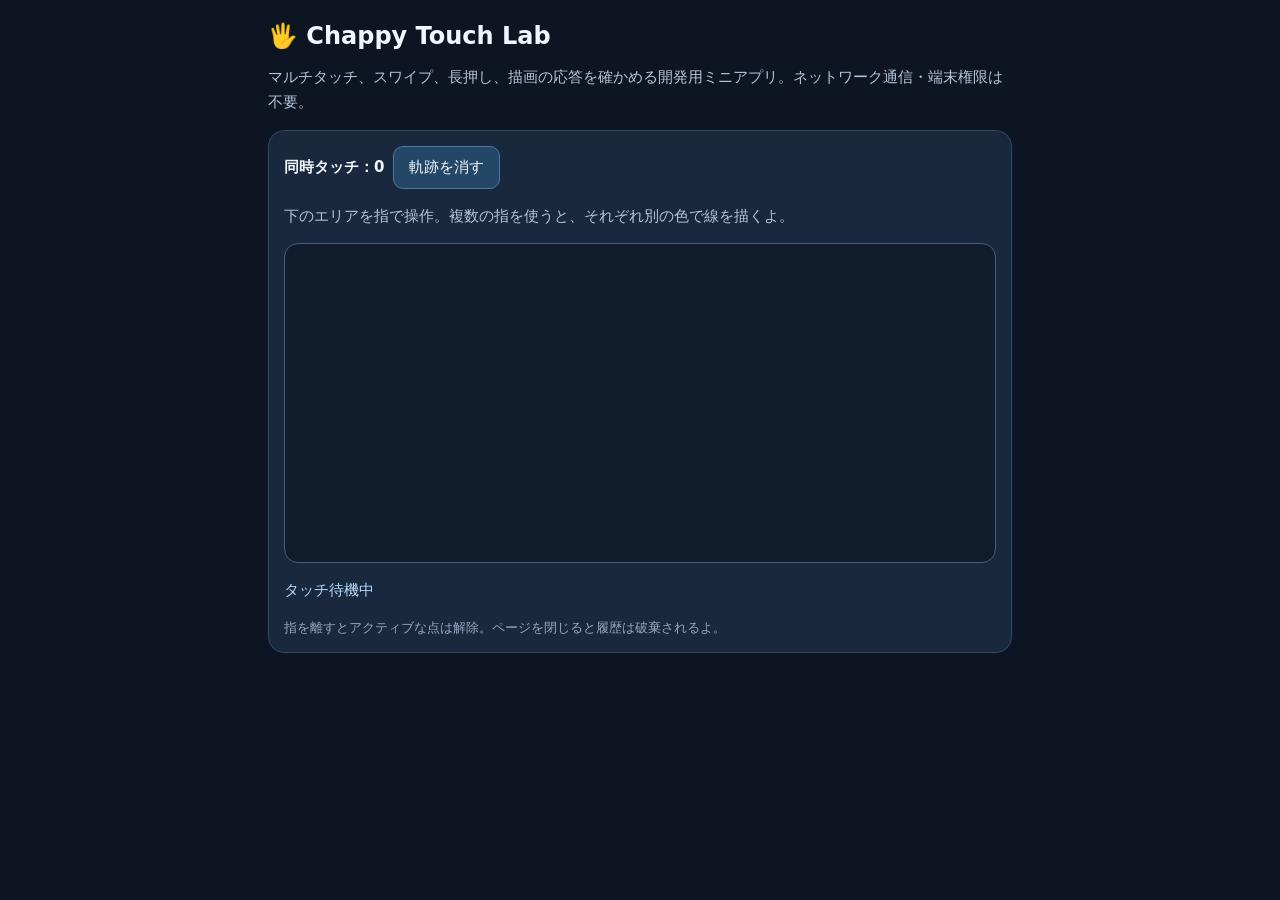
<file: sample_apps/touch_lab/index.html>
<!doctype html>
<html lang="ja">
<head>
<meta charset="utf-8"><meta name="viewport" content="width=device-width,initial-scale=1">
<title>Chappy Touch Lab</title>
<style>
:root{color-scheme:dark;font:15px system-ui;background:#0d1523;color:#f1f6ff}
*{box-sizing:border-box}body{margin:0;padding:18px;max-width:780px;margin-inline:auto}
h1{font-size:24px;margin:4px 0 8px}p{color:#b4c4da;line-height:1.65}
.card{background:#19283d;border:1px solid #304865;border-radius:16px;padding:15px;margin:12px 0}
.row{display:flex;gap:9px;align-items:center;flex-wrap:wrap}
button{padding:11px 15px;color:#f6f8ff;background:#244768;border:1px solid #4b789f;border-radius:10px;font:inherit}
button:focus-visible{outline:2px solid #a9d7ff}
#pad{width:100%;height:320px;display:block;background:#101b2c;border:1px solid #426083;border-radius:14px;touch-action:none;overscroll-behavior:contain}
#status,#count{font-variant-numeric:tabular-nums}
#status{color:#b2d9ff;overflow-wrap:anywhere}small{color:#95a7c1}
</style>
</head>
<body>
<h1>🖐️ Chappy Touch Lab</h1>
<p>マルチタッチ、スワイプ、長押し、描画の応答を確かめる開発用ミニアプリ。ネットワーク通信・端末権限は不要。</p>
<section class="card">
 <div class="row"><strong>同時タッチ：<span id="count">0</span></strong>
 <button id="clear" type="button">軌跡を消す</button></div>
 <p>下のエリアを指で操作。複数の指を使うと、それぞれ別の色で線を描くよ。</p>
 <canvas id="pad" aria-label="マルチタッチ検証キャンバス"></canvas>
 <p id="status" role="status">タッチ待機中</p>
 <small>指を離すとアクティブな点は解除。ページを閉じると履歴は破棄されるよ。</small>
</section>
<script>
(()=>{
 'use strict';
 const pad=document.getElementById('pad'),ctx=pad.getContext('2d');
 const pointers=new Map(), colors=['#77d5ff','#fb91ad','#f5ca72','#9ce5a4','#be9dff'];
 const status=document.getElementById('status'),count=document.getElementById('count');
 let assigned=0;
 function resize(){
   const rect=pad.getBoundingClientRect(),scale=Math.min(devicePixelRatio||1,2);
   pad.width=Math.max(1,Math.floor(rect.width*scale));
   pad.height=Math.max(1,Math.floor(rect.height*scale));
   ctx.setTransform(scale,0,0,scale,0,0);
   ctx.lineCap='round';ctx.lineJoin='round';
 }
 function point(ev){const r=pad.getBoundingClientRect();return{x:ev.clientX-r.left,y:ev.clientY-r.top};}
 function refresh(label){count.textContent=String(pointers.size);status.textContent=label;}
 pad.addEventListener('pointerdown',ev=>{
   ev.preventDefault();pad.setPointerCapture(ev.pointerId);
   const p=point(ev);p.color=colors[(assigned++)%colors.length];p.start=performance.now();
   pointers.set(ev.pointerId,p);
   ctx.fillStyle=p.color;ctx.beginPath();ctx.arc(p.x,p.y,5,0,Math.PI*2);ctx.fill();
   refresh('ID '+ev.pointerId+' を検出：'+Math.round(p.x)+', '+Math.round(p.y));
 });
 pad.addEventListener('pointermove',ev=>{
   const previous=pointers.get(ev.pointerId);if(!previous)return;
   const p=point(ev);ctx.strokeStyle=previous.color;ctx.lineWidth=4;
   ctx.beginPath();ctx.moveTo(previous.x,previous.y);ctx.lineTo(p.x,p.y);ctx.stroke();
   previous.x=p.x;previous.y=p.y;
   refresh('移動 ID '+ev.pointerId+'：'+Math.round(p.x)+', '+Math.round(p.y));
 });
 function finish(ev){const p=pointers.get(ev.pointerId);if(!p)return;
   pointers.delete(ev.pointerId);
   refresh('ID '+ev.pointerId+' 終了：'+Math.round(performance.now()-p.start)+'ms');
 }
 pad.addEventListener('pointerup',finish);pad.addEventListener('pointercancel',finish);
 pad.addEventListener('lostpointercapture',finish);
 document.getElementById('clear').addEventListener('click',()=>{
   ctx.clearRect(0,0,pad.width,pad.height);refresh('軌跡をクリア');
 });
 window.addEventListener('resize',resize);
 document.addEventListener('visibilitychange',()=>{
   if(document.hidden){pointers.clear();refresh('画面を離れたためリセット');}
 });
 resize();
})();
</script>
</body></html>
</file>
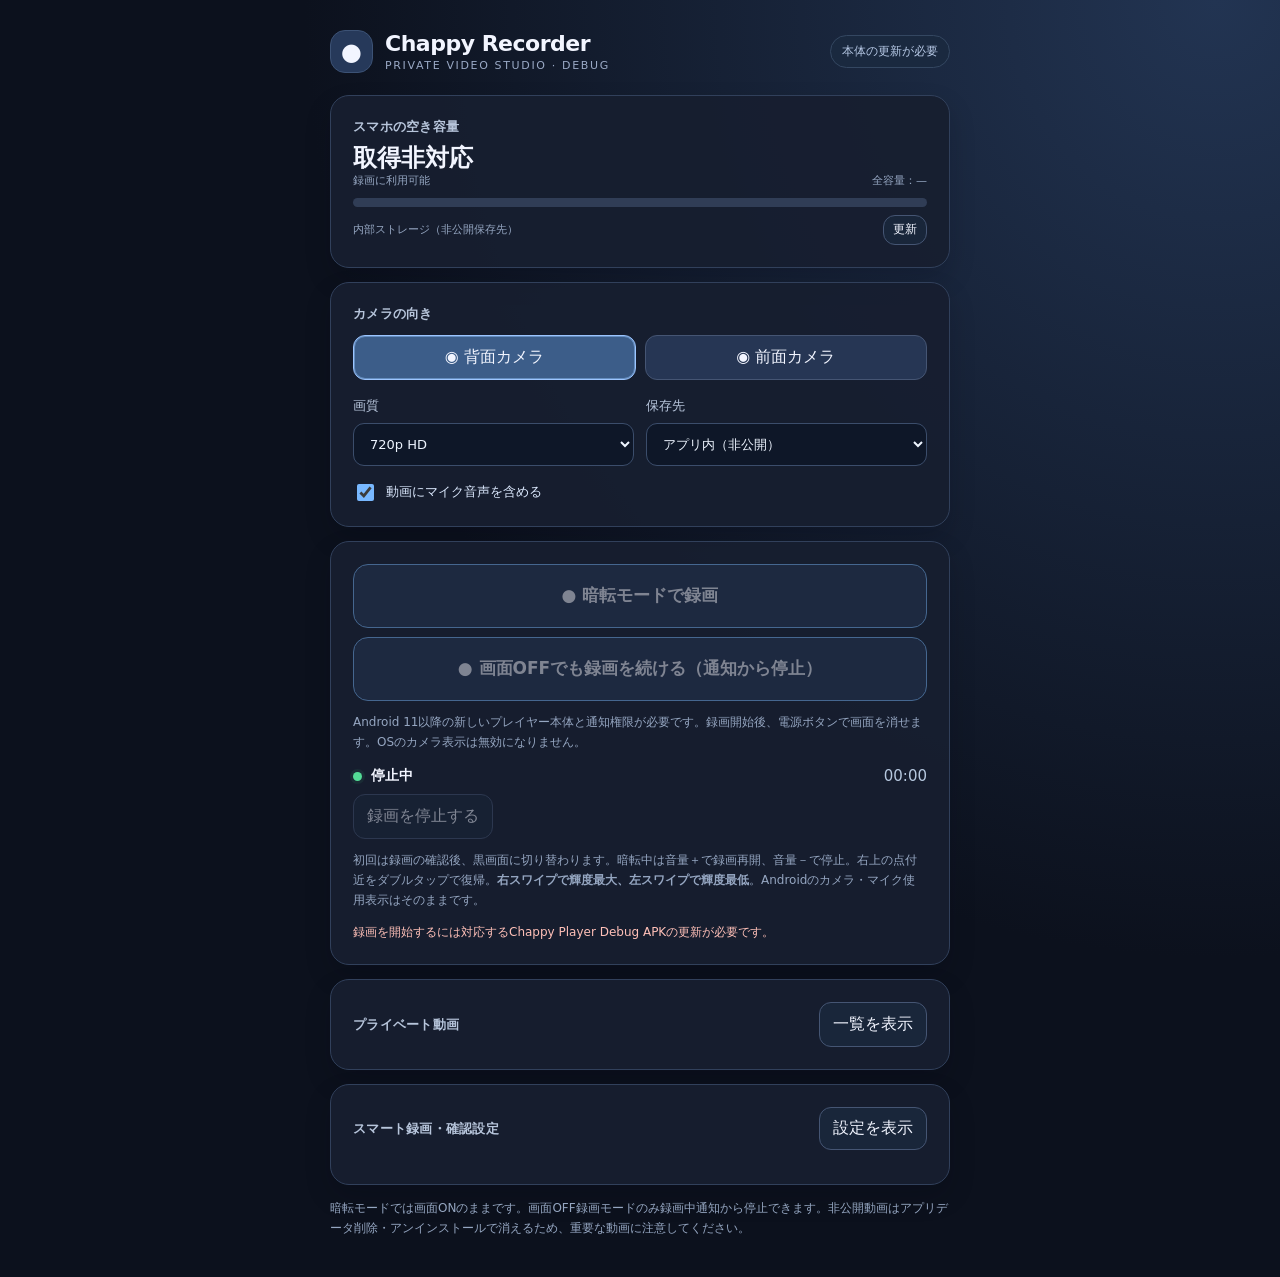
<file: sample_apps/video_recorder/index.html>
<!doctype html>
<html lang="ja">
<head>
<meta charset="utf-8">
<meta name="viewport" content="width=device-width,initial-scale=1,viewport-fit=cover">
<title>Chappy Recorder</title>
<style>
:root{color-scheme:dark;font-family:system-ui,-apple-system,sans-serif;background:#0c111d;color:#f2f5ff}
*{box-sizing:border-box}
body{margin:0;min-height:100dvh;background:radial-gradient(ellipse at 95% 0%,#223452 0%,#0c111d 53%);padding:18px 16px calc(28px + env(safe-area-inset-bottom));}
main{max-width:620px;margin:auto}
header{display:flex;justify-content:space-between;align-items:center;gap:8px;margin:4px 0 22px}
.brand{display:flex;align-items:center;gap:12px}
.logo{display:grid;place-items:center;width:43px;height:43px;border-radius:15px;background:#26395a;border:1px solid #3c5275;font-size:24px}
h1{font-size:22px;letter-spacing:-.5px;margin:0}
.eyebrow{font-size:11px;color:#9aa9c5;letter-spacing:.15em;text-transform:uppercase}
.eyebrow-row{display:flex;align-items:center;gap:7px;flex-wrap:wrap;margin-top:3px}
button.help-toggle{padding:3px 7px;min-height:26px;font-size:11px;border-radius:8px;white-space:nowrap}
.explanation[hidden]{display:none}
.badge{font-size:12px;background:#1a293f;border:1px solid #344761;border-radius:99px;padding:7px 11px;color:#b6c8e5}
.card{background:#171f30ee;border:1px solid #31405b;border-radius:19px;padding:18px;margin-bottom:14px;box-shadow:0 12px 26px #04070f2b}
.card h2{font-size:13px;color:#b7c5db;font-weight:600;margin:0 0 12px;letter-spacing:.02em}
.capacity-card{padding:14px 16px}
.capacity-card h2{margin:0 0 6px}
.capacity{display:flex;justify-content:space-between;align-items:end;gap:12px}
.capacity strong{font-size:24px;font-variant-numeric:tabular-nums}
.capacity .hint{font-size:11px;line-height:1.35}
#totalSpace{white-space:nowrap;text-align:right}
.capacity-card .meter{margin:9px 0 8px}
.capacity-card .row{gap:8px}
.capacity-card .row small{font-size:11px}
.capacity-card .row button{min-height:30px}
#smartSettingsPanel[hidden]{display:none}
#toggleSmartSettings{min-height:38px}
#smartHeader{align-items:center}
#confirmationHint{margin:6px 0 0}
small,.hint{font-size:12px;line-height:1.65;color:#95a6c1}
.meter{height:9px;border-radius:99px;background:#303d56;overflow:hidden;margin:12px 0 8px}
#capacityFill{width:0%;height:100%;background:linear-gradient(90deg,#6eb1f8,#82d4ca);border-radius:99px;transition:width .25s}
button,select{font:inherit}
button{cursor:pointer;min-height:45px;border:1px solid #455573;border-radius:12px;background:#263654;color:#f2f5ff;padding:10px 13px}
button:focus-visible,select:focus-visible,input:focus-visible{outline:2px solid #8cbbff;outline-offset:2px}
button:disabled{opacity:.48;cursor:not-allowed}
.row{display:flex;gap:8px;align-items:center;flex-wrap:wrap}
.lens-choice{display:grid;grid-template-columns:1fr 1fr;gap:9px}
.lens-choice button{width:100%}
.lens-choice button[aria-pressed="true"]{background:#3c5d89;border-color:#9cc5ff;box-shadow:inset 0 0 0 1px #648dbf}
.field-grid{display:grid;grid-template-columns:1fr 1fr;gap:12px}
label.field{display:grid;gap:8px;font-size:13px;color:#b7c5db}
select{width:100%;padding:12px;background:#0e1728;color:#eef5ff;border:1px solid #3b4d6b;border-radius:11px}
input[type="checkbox"]{accent-color:#78b8ff;width:17px;height:17px}
input[type="range"]{width:100%;accent-color:#78b8ff}
#motionSettings[hidden]{display:none}
#motionFeedback{font-size:12px;color:#9ccbee}
.audio-line{display:flex;align-items:center;gap:9px;font-size:13px;padding-top:15px;color:#dae7fc}
button.primary{display:block;width:100%;background:#467fbd;border-color:#78b7f9;font-size:17px;font-weight:700;min-height:64px;border-radius:15px}
button.primary:disabled{background:#263654}
button.secondary{background:#19263a}
button.danger{border-color:#974d62;color:#ffbdca;background:#44202d}
.status-row{display:flex;align-items:center;gap:9px;margin:15px 0 9px}
.dot{width:9px;height:9px;border-radius:50%;background:#53dc96;box-shadow:0 0 0 3px #2b6c4f33}
.dot.active{background:#ff636f;box-shadow:0 0 0 3px #b8374433}
#captureStatus{font-size:14px;font-weight:650}
#timer{margin-left:auto;font-size:15px;font-variant-numeric:tabular-nums;color:#b6c8df}
#libraryPanel[hidden]{display:none}
#libraryList{display:grid;gap:9px;margin-top:12px}
.video-file{padding:13px;border-radius:12px;background:#101a2b;border:1px solid #2d425e}
.filename{font-size:12px;overflow-wrap:anywhere;margin-bottom:7px}
.meta{font-size:11px;color:#95a6c1;margin:0 0 9px}
.video-file .row button{min-height:38px;padding:8px 11px;font-size:12px}
.error{color:#ffc0b8}
#message{font-size:12px;line-height:1.6;min-height:1.5em;white-space:pre-wrap;overflow-wrap:anywhere}
@media(min-width:480px){body{padding:26px 22px}.card{padding:22px}}
</style>
</head>
<body>
<main>
<header>
  <div class="brand"><div class="logo" aria-hidden="true">●</div><div><h1>Chappy Recorder</h1><div class="eyebrow-row"><span class="eyebrow">PRIVATE VIDEO STUDIO · DEBUG</span></div></div></div>
  <span class="badge" id="hostStatus">接続確認中</span>
</header>

<section class="card capacity-card" aria-label="スマホ内部ストレージ">
  <h2>スマホの空き容量</h2>
  <div class="capacity">
    <div><strong id="freeSpace">—</strong><div class="hint">録画に利用可能</div></div>
    <small class="hint" id="totalSpace">全容量：—</small>
  </div>
  <div class="meter" aria-label="使用中容量の割合"><div id="capacityFill"></div></div>
  <div class="row" style="justify-content:space-between"><small>内部ストレージ（非公開保存先）</small><button class="secondary" id="refreshCapacity" type="button" style="padding:4px 9px;font-size:12px">更新</button></div>
</section>

<section class="card">
  <h2>カメラの向き</h2>
  <div class="lens-choice" role="group" aria-label="撮影カメラ">
    <button type="button" id="lensBack" aria-pressed="true">◉ 背面カメラ</button>
    <button type="button" id="lensFront" aria-pressed="false">◉ 前面カメラ</button>
  </div>
  <div class="field-grid" style="margin-top:17px">
    <label class="field">画質
      <select id="videoQuality"><option value="720">720p HD</option><option value="1080">1080p フルHD</option></select>
    </label>
    <label class="field">保存先
      <select id="videoStorage"><option value="private">アプリ内（非公開）</option><option value="gallery">ギャラリー</option></select>
    </label>
  </div>
  <label class="audio-line"><input id="videoAudio" type="checkbox" checked>動画にマイク音声を含める</label>
</section>

<section class="card">
  <button id="recordDark" class="primary" type="button">● 暗転モードで録画</button>
  <button id="recordScreenOff" class="primary" type="button" style="margin-top:9px" disabled>● 画面OFFでも録画を続ける（通知から停止）</button>
  <p class="hint explanation" id="screenOffHint">Android 11以降の新しいプレイヤー本体と通知権限が必要です。録画開始後、電源ボタンで画面を消せます。OSのカメラ表示は無効になりません。</p>
  <div class="status-row"><span class="dot" id="recordDot" aria-hidden="true"></span><span id="captureStatus" role="status">停止中</span><span id="timer">00:00</span></div>
  <button id="recordStop" class="secondary" type="button" disabled>録画を停止する</button>
  <p class="hint explanation" id="recordExplanation">初回は録画の確認後、黒画面に切り替わります。暗転中は音量＋で録画再開、音量－で停止。右上の点付近をダブルタップで復帰。<strong>右スワイプで輝度最大、左スワイプで輝度最低</strong>。Androidのカメラ・マイク使用表示はそのままです。</p>
  <div id="message" role="status" aria-live="polite"></div>
</section>

<section class="card">
  <div class="row" style="justify-content:space-between">
    <h2 style="margin:0">プライベート動画</h2>
    <button id="toggleLibrary" class="secondary" type="button" aria-expanded="false">一覧を表示</button>
  </div>
  <section id="libraryPanel" hidden>
    <p class="hint explanation" id="libraryExplanation">このミニアプリで非公開保存した動画のみ表示します。再生・削除に加え、Androidの保存先選択画面からMP4を書き出せます（対応プレイヤーが必要）。Media Labとは保存領域が別で、ギャラリー保存は対象外です。</p>
    <div class="row">
      <button id="refreshLibrary" class="secondary" type="button">一覧を更新</button>
      <button id="backupVideos" class="secondary" type="button">非公開動画をまとめてZIP保存</button>
      <button id="restoreVideos" class="secondary" type="button">バックアップZIPから復元</button>
    </div>
    <p class="hint explanation" id="backupExplanation">このミニアプリ内の動画をまとめてバックアップします（最大100本・合計4GiB）。保存先は自分で選択。バックアップしても元の動画は残ります。<strong>ZIPは暗号化されないため保存先に注意してください。</strong> 復元するZIPは読み込み前に内容を検証し、既存の録画は上書きしません。 対応する新しいプレイヤー本体が必要です。</p>
    <div id="libraryList"></div>
  </section>
</section>
<section class="card" aria-label="スマート録画設定">
  <div class="row" id="smartHeader" style="justify-content:space-between">
    <h2 style="margin:0">スマート録画・確認設定</h2>
    <button id="toggleSmartSettings" class="secondary" type="button" aria-controls="smartSettingsPanel" aria-expanded="false">設定を表示</button>
  </div>
  <section id="smartSettingsPanel" hidden>
  <p class="hint explanation" id="smartDefaultExplanation">標準：動き検知で保存を一時停止／5秒後／感度40%</p>
  <label class="field">録画モード
    <select id="motionMode">
      <option value="normal">通常録画（常に保存）</option>
      <option value="pause" selected>静止中は保存を一時停止・動いたら再開</option>
      <option value="stop">静止状態が続いたら録画を終了</option>
    </select>
  </label>
  <div id="motionSettings" hidden>
    <div class="field-grid" style="margin-top:12px">
      <label class="field">静止と判定する時間
        <select id="motionIdle">
          <option value="5" selected>5秒</option>
          <option value="10">10秒</option>
          <option value="30">30秒</option>
          <option value="60">1分</option>
          <option value="120">2分</option>
          <option value="300">5分</option>
        </select>
      </label>
      <label class="field">動き検知の感度：<output id="motionSensitivityValue">40%</output>
        <input id="motionSensitivity" type="range" min="0" max="100" step="10" value="40">
      </label>
    </div>
    <p class="hint explanation" id="motionExplanation">明るさの一様な変化を補正して映像の変化を検知します。誤検知や見逃しの可能性があります。静止中も再検知のためカメラはONのままです。</p>
  </div>
  <p id="motionHostHint" class="hint explanation">対応するChappy Player Debug本体で利用できます。既存本体でも通常録画は使えます。</p>
  <label class="audio-line"><input type="checkbox" id="confirmEachRecording" checked disabled>毎回「今回の録画を許可」を確認する</label>
  <p class="hint explanation" id="confirmationHint">初期設定では毎回確認します。省略に変更する際は本体側で一度だけ確認し、Androidの権限確認は引き続き行います。</p>
  <div class="row" style="margin-top:10px;justify-content:space-between">
    <span class="hint">各機能の説明文を表示</span>
    <button id="toggleExplanations" type="button" class="secondary help-toggle" aria-pressed="true">説明 ON</button>
  </div>
  </section>
  <p id="motionFeedback" aria-live="polite"></p>
</section>
<p class="hint explanation" id="footerExplanation">暗転モードでは画面ONのままです。画面OFF録画モードのみ録画中通知から停止できます。非公開動画はアプリデータ削除・アンインストールで消えるため、重要な動画に注意してください。</p>
</main>
<script>
(function () {
  'use strict';
  const $ = id => document.getElementById(id);
  const video = window.Chappy && window.Chappy.video;
  let lens = 'back';
  let recording = false;
  let starting = false;
  let stopping = false;
  let pollBusy = false;
  let timer = null;
  let lastSavedName = '';
  let libraryExpanded = false;
  let motionSupported = false;
  let screenOffSupported = false;
  let screenOffSession = false;
  let motionErrorShown = false;
  let smartExpanded = false;
  let askPrefSupported = false;
  let savingConfirmation = false;
  let showExplanations = true;
  const explanationIds = ['screenOffHint', 'recordExplanation',
    'libraryExplanation', 'backupExplanation', 'smartDefaultExplanation',
    'motionExplanation', 'motionHostHint', 'confirmationHint', 'footerExplanation'];
  function updateExplanations() {
    explanationIds.forEach(id => { $(id).hidden = !showExplanations; });
    $('toggleExplanations').textContent = showExplanations ? '説明 ON' : '説明 OFF';
    $('toggleExplanations').setAttribute('aria-pressed', String(showExplanations));
  }
  const controlIds = ['lensBack', 'lensFront', 'videoQuality', 'videoStorage', 'videoAudio',
    'motionMode', 'motionIdle', 'motionSensitivity'];
  const setText = (id, value) => { $(id).textContent = value; };
  const notify = (message, isError) => {
    setText('message', message);
    $('message').className = isError ? 'error' : '';
  };
  const sizeText = bytes => {
    const value = Number(bytes);
    if (!Number.isFinite(value) || value < 0) return '—';
    return (value / 1000000000).toFixed(1) + ' GB';
  };
  const fileSizeText = bytes => (Number(bytes || 0) / 1048576).toFixed(1) + ' MiB';

  function updateControls() {
    const busy = recording || starting || stopping;
    controlIds.forEach(id => { $(id).disabled = busy; });
    // Never silently disable Start while the asynchronous capability check runs.
    // An unsupported smart mode is explained by startDarkRecording instead.
    $('recordDark').disabled = busy || !video;
    $('recordScreenOff').disabled = busy || !video;
    $('recordStop').disabled = !recording || stopping || !video;
    $('confirmEachRecording').disabled = busy || savingConfirmation || !askPrefSupported;
    $('recordDot').className = recording || stopping ? 'dot active' : 'dot';
    $('hostStatus').textContent = video ? 'カメラ対応' : '本体の更新が必要';
  }
  function updateMotionOptions() {
    const mode = $('motionMode').value;
    $('motionSettings').hidden = mode === 'normal';
    setText('motionSensitivityValue', $('motionSensitivity').value + '%');
    setText('motionHostHint', motionSupported ?
      '動き検知に対応したプレイヤーです。録画中のカメラ使用表示は消えません。' :
      'スマート録画には対応する新しいChappy Player Debug本体が必要です。通常録画は引き続き使えます。');
    updateControls();
  }
  async function loadConfirmationPreference() {
    const confirmation = video && video.confirmation;
    if (!confirmation || typeof confirmation.get !== 'function' ||
        typeof confirmation.set !== 'function') {
      askPrefSupported = false;
      $('confirmEachRecording').checked = true;
      setText('confirmationHint', '確認の切り替えには新しいChappy Player Debug本体が必要です。');
      updateControls();
      return;
    }
    try {
      const ask = await confirmation.get();
      askPrefSupported = typeof ask === 'boolean';
      $('confirmEachRecording').checked = ask !== false;
      setText('confirmationHint', askPrefSupported ?
        'OFFにする際は一度だけ本体が確認します。以後は録画ボタンから開始できます。Androidのカメラ・マイク権限と画面OFF録画の通知はそのままです。' :
        '録画確認設定を取得できませんでした。');
    } catch (error) {
      askPrefSupported = false;
      setText('confirmationHint', '本体の録画確認設定を取得できません：' +
        String(error.message || error));
    }
    updateControls();
  }
  async function changeConfirmationPreference() {
    if (!askPrefSupported || recording || starting || stopping || savingConfirmation) return;
    const desired = $('confirmEachRecording').checked;
    savingConfirmation = true; updateControls();
    try {
      const actual = await video.confirmation.set(desired);
      $('confirmEachRecording').checked = actual !== false;
    } catch (error) {
      $('confirmEachRecording').checked = !desired;
      notify('確認設定を変更できませんでした：' + String(error.message || error), true);
    } finally {
      savingConfirmation = false; updateControls();
    }
  }
  function setLens(next) {
    if (recording || starting || stopping || !['front','back'].includes(next)) return;
    lens = next;
    $('lensBack').setAttribute('aria-pressed', String(lens === 'back'));
    $('lensFront').setAttribute('aria-pressed', String(lens === 'front'));
    $('lensBack').setAttribute('data-selected', String(lens === 'back'));
    $('lensFront').setAttribute('data-selected', String(lens === 'front'));
  }
  async function refreshCapacity() {
    if (!video || typeof video.storageInfo !== 'function') {
      setText('freeSpace', '取得非対応');
      return;
    }
    $('refreshCapacity').disabled = true;
    try {
      const data = await video.storageInfo();
      const total = Number(data.totalBytes);
      const available = Number(data.availableBytes);
      if (!Number.isFinite(total) || !Number.isFinite(available) ||
          total <= 0 || available < 0 || available > total) {
        throw new Error('ストレージ情報が不正です');
      }
      setText('freeSpace', sizeText(available));
      setText('totalSpace', '全容量：' + sizeText(total));
      $('capacityFill').style.width = Math.min(100, Math.max(0, 100 * (total - available) / total)).toFixed(1) + '%';
    } catch (error) {
      setText('freeSpace', '取得失敗');
      notify('空き容量の取得に失敗：' + String(error.message || error), true);
    } finally {
      $('refreshCapacity').disabled = false;
    }
  }

  async function refreshLibrary() {
    if (!video) return;
    $('refreshLibrary').disabled = true;
    const root = $('libraryList');
    root.textContent = '';
    try {
      const list = await video.list();
      if (!Array.isArray(list) || list.length === 0) {
        root.textContent = '非公開動画はまだありません。';
        return;
      }
      list.forEach(file => {
        if (!file || typeof file.id !== 'string') return;
        const row = document.createElement('div');
        row.className = 'video-file';
        const label = document.createElement('div');
        label.className = 'filename';
        label.textContent = file.id;
        const meta = document.createElement('p');
        meta.className = 'meta';
        const date = Number(file.createdMs);
        meta.textContent = fileSizeText(file.bytes) +
          (Number.isFinite(date) && date > 0 ? ' ・ ' + new Date(date).toLocaleString('ja-JP') : '');
        const buttons = document.createElement('div');
        buttons.className = 'row';
        const play = document.createElement('button');
        play.type = 'button'; play.textContent = '再生';
        play.addEventListener('click', async () => {
          try { await video.open(file.id); }
          catch (error) { notify('動画の再生に失敗：' + String(error.message || error), true); }
        });
        const remove = document.createElement('button');
        remove.type = 'button'; remove.className = 'danger'; remove.textContent = '削除';
        remove.addEventListener('click', async () => {
          try {
            const deleted = await video.delete(file.id);
            if (deleted) {
              notify('動画を削除しました');
              await refreshLibrary();
              await refreshCapacity();
            } else {
              notify('削除をキャンセルしました');
            }
          } catch (error) {
            notify('動画の削除に失敗：' + String(error.message || error), true);
          }
        });
        const exportButton = document.createElement('button');
        exportButton.type = 'button'; exportButton.className = 'secondary';
        exportButton.textContent = '書き出し';
        exportButton.disabled = typeof video.export !== 'function';
        exportButton.addEventListener('click', async () => {
          if (typeof video.export !== 'function') {
            notify('書き出しには新しいChappy Player本体が必要です。', true);
            return;
          }
          exportButton.disabled = true;
          try {
            const result = await video.export(file.id);
            if (result && result.status === 'saved') {
              notify('動画を保存先へ書き出しました：' +
                  fileSizeText(result.sizeBytes));
            } else {
              notify('書き出しをキャンセルしました');
            }
          } catch (error) {
            notify('動画の書き出しに失敗：' +
                String(error.message || error), true);
          } finally {
            exportButton.disabled = false;
          }
        });
        buttons.appendChild(play); buttons.appendChild(exportButton);
        buttons.appendChild(remove);
        row.appendChild(label); row.appendChild(meta); row.appendChild(buttons);
        root.appendChild(row);
      });
    } catch (error) {
      root.textContent = '一覧を取得できませんでした。';
      notify(String(error.message || error), true);
    } finally {
      $('refreshLibrary').disabled = false;
    }
  }

  function renderStatus(info) {
    const state = info && typeof info.state === 'string' ? info.state : 'idle';
    recording = state !== 'idle';
    stopping = state === 'stopping';
    if (info && typeof info.motionMode === 'string') motionSupported = true;
    if (info && info.backgroundSupported === true) screenOffSupported = true;
    screenOffSession = info && info.background === true;
    setText('screenOffHint', screenOffSupported ?
      '録画開始後に電源ボタンで画面を消せます。録画中通知から停止。画面が点灯するとAndroidのカメラ使用表示が出る場合があります。' :
      '画面OFF録画には対応する新しいChappy Player Debug本体と通知権限が必要です。');
    updateMotionOptions();
    const motionState = info && info.motionStatus || 'off';
    if (motionState === 'error' && !motionErrorShown) {
      motionErrorShown = true;
      notify('動き検知が失敗したため、安全のため録画保存を継続します。必要なら手動で停止してください。', true);
    }
    if (motionState === 'paused') {
      setText('motionFeedback', '変化なし：動画保存を一時停止中（カメラは監視継続）');
    } else if (info && info.motionMode !== 'normal' && motionSupported && state !== 'idle') {
      setText('motionFeedback', '動きの変化量 ' + Number(info.motionScore || 0) + '%｜' +
        (motionState === 'movement' || motionState === 'recording' ? '動き検出' :
          motionState === 'error' ? '検知エラー' : '静止判定中'));
    } else setText('motionFeedback','');
    const millis = Number(info && info.elapsedMs || 0);
    const seconds = Math.floor(Math.max(0, millis) / 1000);
    setText('timer', String(Math.floor(seconds / 60)).padStart(2, '0') + ':' +
      String(seconds % 60).padStart(2, '0'));
    setText('captureStatus', state === 'idle' ? '停止中' :
      state === 'stopping' ? '保存処理中…' :
      state === 'initializing' || state === 'starting' ? 'カメラ準備中…' :
      motionState === 'paused' ? '静止中：録画一時停止' : '録画中');
    updateControls();
    if (state === 'idle') {
      if (info && info.error) {
        notify('動画保存エラー：' + String(info.error), true);
      } else if (info && info.fileName && info.fileName !== lastSavedName) {
        lastSavedName = info.fileName;
        notify((info.motionAutoStopped ? '動きなしで自動停止・保存しました：' : '録画保存完了：') +
          info.fileName);
        void refreshCapacity();
        if (libraryExpanded) void refreshLibrary();
      }
      if (timer !== null) {
        clearInterval(timer);
        timer = null;
      }
    }
  }
  async function pollStatus() {
    if (!video || pollBusy) return;
    pollBusy = true;
    try { renderStatus(await video.status()); }
    catch (error) { notify('録画状態の取得に失敗：' + String(error.message || error), true); }
    finally { pollBusy = false; }
  }
  function beginPolling() {
    if (timer !== null) clearInterval(timer);
    timer = setInterval(() => { void pollStatus(); }, 450);
  }
  async function startDarkRecording(screenOff = false) {
    if (!video || recording || starting || stopping) return;
    starting = true; updateControls();
    motionErrorShown = false;
    setText('captureStatus', 'Androidカメラの許可待ち…');
    notify('');
    try {
      const mode = $('motionMode').value;
      if (screenOff && !screenOffSupported) {
        throw new Error('画面OFF録画には対応する新しいChappy Player Debug本体（Android 11以降）が必要です。Debug APKを更新してください。');
      }
      if (mode !== 'normal' && !motionSupported) {
        smartExpanded = true;
        $('smartSettingsPanel').hidden = false;
        $('toggleSmartSettings').textContent = '設定を閉じる';
        $('toggleSmartSettings').setAttribute('aria-expanded', 'true');
        throw new Error('スマート録画の対応を確認できません。Chappy Player Debug本体を更新するか、この設定で「通常録画」を選んで再度開始してください。');
      }
      const options = {
        lens, quality: $('videoQuality').value,
        storage: $('videoStorage').value, audio: $('videoAudio').checked,
        screenOff,
        motion: {
          mode, idleSeconds: Number($('motionIdle').value),
          sensitivity: Number($('motionSensitivity').value)
        }
      };
      const response = await video.start(options);
      if (!response || !['starting','recording'].includes(response.state)) {
        throw new Error('カメラ録画が開始されませんでした');
      }
      recording = true;
      screenOffSession = screenOff;
      lastSavedName = '';
      beginPolling();
      renderStatus(await video.status());
      if (!screenOff) {
        const dark = await video.dark(true);
        if (dark !== true) notify('録画開始しましたが、暗転できませんでした。', true);
      } else {
        notify('画面OFF録画を開始しました。電源ボタンで画面を消せます。停止はAndroid通知またはこの画面から。');
      }
    } catch (error) {
      notify('録画を開始できませんでした：' + String(error.message || error), true);
      await pollStatus();
    } finally {
      starting = false; updateControls();
    }
  }
  async function stopRecording() {
    if (!video || !recording || stopping) return;
    stopping = true; updateControls();
    try { await video.stop(); await pollStatus(); }
    catch (error) { notify('停止に失敗：' + String(error.message || error), true); }
    finally { stopping = false; updateControls(); }
  }

  $('toggleExplanations').addEventListener('click', () => {
    showExplanations = !showExplanations;
    updateExplanations();
  });
  $('toggleSmartSettings').addEventListener('click', () => {
    smartExpanded = !smartExpanded;
    $('smartSettingsPanel').hidden = !smartExpanded;
    $('toggleSmartSettings').textContent = smartExpanded ? '設定を閉じる' : '設定を表示';
    $('toggleSmartSettings').setAttribute('aria-expanded', String(smartExpanded));
  });
  $('confirmEachRecording').addEventListener('change', () => {
    void changeConfirmationPreference();
  });
  $('motionMode').addEventListener('change', updateMotionOptions);
  $('motionSensitivity').addEventListener('input', updateMotionOptions);
  $('lensBack').addEventListener('click', () => setLens('back'));
  $('lensFront').addEventListener('click', () => setLens('front'));
  $('refreshCapacity').addEventListener('click', () => { void refreshCapacity(); });
  $('recordDark').addEventListener('click', () => { void startDarkRecording(false); });
  $('recordScreenOff').addEventListener('click', () => { void startDarkRecording(true); });
  $('recordStop').addEventListener('click', () => { void stopRecording(); });
  $('toggleLibrary').addEventListener('click', () => {
    libraryExpanded = !libraryExpanded;
    $('libraryPanel').hidden = !libraryExpanded;
    $('toggleLibrary').textContent = libraryExpanded ? '一覧を閉じる' : '一覧を表示';
    $('toggleLibrary').setAttribute('aria-expanded', String(libraryExpanded));
    if (libraryExpanded) void refreshLibrary();
  });
  $('refreshLibrary').addEventListener('click', () => { void refreshLibrary(); });
  $('backupVideos').addEventListener('click', async () => {
    const button = $('backupVideos');
    if (!video || typeof video.backupZip !== 'function') {
      notify('ZIPバックアップには新しいChappy Player本体が必要です。', true);
      return;
    }
    button.disabled = true;
    try {
      notify('保存する動画を確認しています…');
      const result = await video.backupZip();
      if (result && result.status === 'saved') {
        notify('ZIPバックアップ完了：' + result.files + '本、' +
            fileSizeText(result.sizeBytes) +
            '。元の非公開動画は削除していません。');
      } else {
        notify('ZIPバックアップをキャンセルしました');
      }
    } catch (error) {
      notify('ZIPバックアップに失敗：' + String(error.message || error), true);
    } finally {
      button.disabled = false;
    }
  });

  $('restoreVideos').addEventListener('click', async () => {
    const button = $('restoreVideos');
    if (!video || typeof video.restoreZip !== 'function') {
      notify('ZIP復元には対応する新しいChappy Player本体が必要です。', true);
      return;
    }
    button.disabled = true;
    try {
      notify('Androidで復元するバックアップZIPを選択してください…');
      const result = await video.restoreZip();
      if (result && result.status === 'restored') {
        notify('ZIP復元完了：新規 ' + result.restored +
            '本、既存と一致してスキップ ' + result.skipped +
            '本。既存動画は上書きしていません。');
        if (libraryExpanded) await refreshLibrary();
        await refreshCapacity();
      } else {
        notify('ZIP復元をキャンセルしました');
      }
    } catch (error) {
      notify('ZIP復元できませんでした：' +
          String(error.message || error), true);
    } finally {
      button.disabled = false;
    }
  });

  window.addEventListener('chappy-native-video-started', () => {
    recording = true; stopping = false; starting = false; lastSavedName = '';
    beginPolling(); updateControls(); void pollStatus();
  });
  document.addEventListener('visibilitychange', () => {
    if (document.hidden) {
      if (timer !== null) clearInterval(timer);
      timer = null;
      if (recording && video && !screenOffSession) void video.stop().catch(() => {});
      if (!screenOffSession) {
        recording = false; stopping = false; starting = false;
      }
      updateControls();
    } else {
      void pollStatus(); void refreshCapacity();
    }
  });
  window.addEventListener('pagehide', () => {
    if (timer !== null) clearInterval(timer);
    if (recording && video && !screenOffSession) void video.stop().catch(() => {});
  });
  updateExplanations();
  updateMotionOptions();
  void loadConfirmationPreference();
  void refreshCapacity();
  if (video) void pollStatus();
  else notify('録画を開始するには対応するChappy Player Debug APKの更新が必要です。', true);
})();
</script>
</body>
</html>
</file>
<file: sample_apps/memo/style.css>
:root { color-scheme: dark; font-family: system-ui,-apple-system,Roboto,sans-serif; }
* { box-sizing: border-box; }
body { margin: 0; background: linear-gradient(160deg,#121b31,#0d111c); color: #e6eefc; min-height: 100vh; }
main { max-width: 760px; margin: 0 auto; padding: 30px 20px 56px; }
.header { display:flex; gap:14px; align-items:center; margin-bottom:28px; }
.logo { display:grid; place-items:center; width:55px; height:55px; font-size:32px; background:#3467d8; border-radius:17px; }
small { font-size:10px; letter-spacing:2.5px; color:#a8bde4; }
h1 { margin:3px 0; font-size:28px; }
.panel { background:#182338; border:1px solid #34425b; border-radius:18px; padding:16px; box-shadow:0 10px 38px #0005; }
.panel-title { display:flex; justify-content:space-between; align-items:center; margin-bottom:12px; }
label { font-weight:700; } #length { color:#8b99b5; font-size:12px; }
textarea { display:block; width:100%; border:0; outline:0; resize:vertical; min-height:300px; padding:14px; font:16px/1.6 system-ui,sans-serif; background:#0c1425; color:#f3f7ff; border-radius:12px; }
textarea:focus { box-shadow: inset 0 0 0 2px #5f8eff; }
.footer { display:flex; gap:12px; justify-content:space-between; align-items:center; margin-top:14px; }
#status { color:#aebbd2; font-size:12px; }
button { background:#4375de; color:white; border:0; border-radius:11px; padding:11px 14px; font-weight:600; cursor:pointer; }
button:active { opacity:0.75; }
.hint { font-size:12px; color:#9cabc7; margin:17px 2px; }
button.ghost { border:1px solid #35425e; background:transparent; color:#b6c7ec; font-size:12px; }
</file>
<file: sample_apps/memo_update/style.css>
:root { color-scheme: dark; font-family: system-ui,-apple-system,Roboto,sans-serif; }
* { box-sizing: border-box; }
body { margin: 0; background: linear-gradient(160deg,#121b31,#0d111c); color: #e6eefc; min-height: 100vh; }
main { max-width: 760px; margin: 0 auto; padding: 30px 20px 56px; }
.header { display:flex; gap:14px; align-items:center; margin-bottom:28px; }
.logo { display:grid; place-items:center; width:55px; height:55px; font-size:32px; background:#207d79; border-radius:17px; }
small { font-size:10px; letter-spacing:2.5px; color:#a8bde4; }
h1 { margin:3px 0; font-size:28px; }
.panel { background:#182338; border:1px solid #34425b; border-radius:18px; padding:16px; box-shadow:0 10px 38px #0005; }
.panel-title { display:flex; justify-content:space-between; align-items:center; margin-bottom:12px; }
label { font-weight:700; } #length { color:#8b99b5; font-size:12px; }
textarea { display:block; width:100%; border:0; outline:0; resize:vertical; min-height:300px; padding:14px; font:16px/1.6 system-ui,sans-serif; background:#0c1425; color:#f3f7ff; border-radius:12px; }
textarea:focus { box-shadow: inset 0 0 0 2px #5f8eff; }
.footer { display:flex; gap:12px; justify-content:space-between; align-items:center; margin-top:14px; }
#status { color:#aebbd2; font-size:12px; }
button { background:#207d79; color:white; border:0; border-radius:11px; padding:11px 14px; font-weight:600; cursor:pointer; }
button:active { opacity:0.75; }
.hint { font-size:12px; color:#9cabc7; margin:17px 2px; }
button.ghost { border:1px solid #35425e; background:transparent; color:#b6c7ec; font-size:12px; }
</file>
